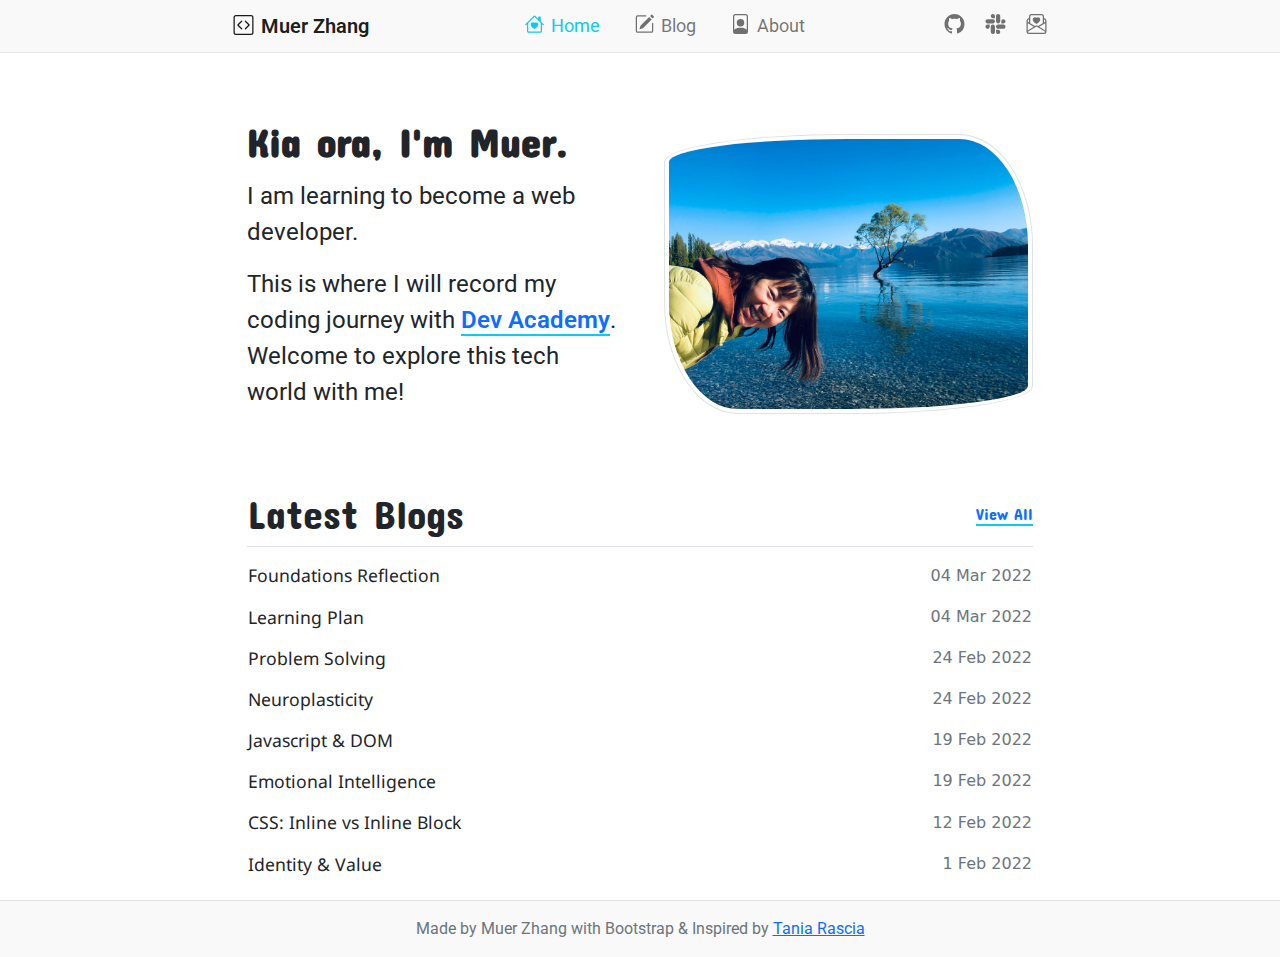
<file: index.html>
<!DOCTYPE html>
<html lang="en">
  <head>
    <meta charset="UTF-8" />
    <meta http-equiv="X-UA-Compatible" content="IE=edge" />
    <meta name="viewport" content="width=device-width, initial-scale=1.0" />
    <title>Muer Zhang</title>
    <link
      rel="apple-touch-icon"
      sizes="180x180"
      href="/image/favicon/apple-touch-icon.png"
    />
    <link
      rel="icon"
      type="image/png"
      sizes="32x32"
      href="/image/favicon/favicon-32x32.png"
    />
    <link
      rel="icon"
      type="image/png"
      sizes="16x16"
      href="/image/favicon/favicon-16x16.png"
    />
    <link rel="manifest" href="/image/favicon/site.webmanifest" />
    <link href="/styles/bootstrap.min.css" rel="stylesheet" type="text/css" />
    <link rel="preconnect" href="https://fonts.googleapis.com" />
    <link rel="preconnect" href="https://fonts.gstatic.com" crossorigin />
    <link
      href="https://fonts.googleapis.com/css2?family=Concert+One&family=Noto+Sans:ital,wght@0,400;0,700;1,400&family=Roboto:ital,wght@0,400;0,700;1,400&display=swap"
      rel="stylesheet"
    />
    <link href="/styles/custom.css" rel="stylesheet" type="text/css" />
    <script src="/js/bootstrap.bundle.min.js"></script>
  </head>
  <body class="d-flex flex-column min-vh-100">
    <!-- SVG -->
    <svg xmlns="http://www.w3.org/2000/svg" style="display: none">
      <!-- name icon -->
      <symbol id="name-code-icon" viewBox="0 0 16 16">
        <path
          d="M14 1a1 1 0 0 1 1 1v12a1 1 0 0 1-1 1H2a1 1 0 0 1-1-1V2a1 1 0 0 1 1-1h12zM2 0a2 2 0 0 0-2 2v12a2 2 0 0 0 2 2h12a2 2 0 0 0 2-2V2a2 2 0 0 0-2-2H2z"
        ></path>
        <path
          d="M6.854 4.646a.5.5 0 0 1 0 .708L4.207 8l2.647 2.646a.5.5 0 0 1-.708.708l-3-3a.5.5 0 0 1 0-.708l3-3a.5.5 0 0 1 .708 0zm2.292 0a.5.5 0 0 0 0 .708L11.793 8l-2.647 2.646a.5.5 0 0 0 .708.708l3-3a.5.5 0 0 0 0-.708l-3-3a.5.5 0 0 0-.708 0z"
        ></path>
      </symbol>
      <!-- home icon -->
      <symbol id="home-icon" viewBox="0 0 16 16">
        <path
          fill-rule="evenodd"
          d="M8.707 1.5a1 1 0 0 0-1.414 0L.646 8.146a.5.5 0 0 0 .708.707L2 8.207V13.5A1.5 1.5 0 0 0 3.5 15h9a1.5 1.5 0 0 0 1.5-1.5V8.207l.646.646a.5.5 0 0 0 .708-.707L13 5.793V2.5a.5.5 0 0 0-.5-.5h-1a.5.5 0 0 0-.5.5v1.293L8.707 1.5ZM13 7.207l-5-5-5 5V13.5a.5.5 0 0 0 .5.5h9a.5.5 0 0 0 .5-.5V7.207Zm-5-.225C9.664 5.309 13.825 8.236 8 12 2.175 8.236 6.336 5.309 8 6.982Z"
        />
      </symbol>
      <!-- blog icon -->
      <symbol id="blog-icon" viewBox="0 0 16 16">
        <path
          d="M15.502 1.94a.5.5 0 0 1 0 .706L14.459 3.69l-2-2L13.502.646a.5.5 0 0 1 .707 0l1.293 1.293zm-1.75 2.456-2-2L4.939 9.21a.5.5 0 0 0-.121.196l-.805 2.414a.25.25 0 0 0 .316.316l2.414-.805a.5.5 0 0 0 .196-.12l6.813-6.814z"
        ></path>
        <path
          fill-rule="evenodd"
          d="M1 13.5A1.5 1.5 0 0 0 2.5 15h11a1.5 1.5 0 0 0 1.5-1.5v-6a.5.5 0 0 0-1 0v6a.5.5 0 0 1-.5.5h-11a.5.5 0 0 1-.5-.5v-11a.5.5 0 0 1 .5-.5H9a.5.5 0 0 0 0-1H2.5A1.5 1.5 0 0 0 1 2.5v11z"
        ></path>
      </symbol>
      <!-- about icon -->
      <symbol id="about-icon" viewBox="0 0 16 16">
        <path
          d="M12 1a1 1 0 0 1 1 1v10.755S12 11 8 11s-5 1.755-5 1.755V2a1 1 0 0 1 1-1h8zM4 0a2 2 0 0 0-2 2v12a2 2 0 0 0 2 2h8a2 2 0 0 0 2-2V2a2 2 0 0 0-2-2H4z"
        />
        <path d="M8 10a3 3 0 1 0 0-6 3 3 0 0 0 0 6z" />
      </symbol>
      <!-- github icon -->
      <symbol id="github-icon" viewBox="0 0 16 16">
        <path
          d="M8 0C3.58 0 0 3.58 0 8c0 3.54 2.29 6.53 5.47 7.59.4.07.55-.17.55-.38 0-.19-.01-.82-.01-1.49-2.01.37-2.53-.49-2.69-.94-.09-.23-.48-.94-.82-1.13-.28-.15-.68-.52-.01-.53.63-.01 1.08.58 1.23.82.72 1.21 1.87.87 2.33.66.07-.52.28-.87.51-1.07-1.78-.2-3.64-.89-3.64-3.95 0-.87.31-1.59.82-2.15-.08-.2-.36-1.02.08-2.12 0 0 .67-.21 2.2.82.64-.18 1.32-.27 2-.27.68 0 1.36.09 2 .27 1.53-1.04 2.2-.82 2.2-.82.44 1.1.16 1.92.08 2.12.51.56.82 1.27.82 2.15 0 3.07-1.87 3.75-3.65 3.95.29.25.54.73.54 1.48 0 1.07-.01 1.93-.01 2.2 0 .21.15.46.55.38A8.012 8.012 0 0 0 16 8c0-4.42-3.58-8-8-8z"
        />
      </symbol>
      <!-- slack icon -->
      <symbol id="slack-icon" viewBox="0 0 16 16">
        <path
          d="M3.362 10.11c0 .926-.756 1.681-1.681 1.681S0 11.036 0 10.111C0 9.186.756 8.43 1.68 8.43h1.682v1.68zm.846 0c0-.924.756-1.68 1.681-1.68s1.681.756 1.681 1.68v4.21c0 .924-.756 1.68-1.68 1.68a1.685 1.685 0 0 1-1.682-1.68v-4.21zM5.89 3.362c-.926 0-1.682-.756-1.682-1.681S4.964 0 5.89 0s1.68.756 1.68 1.68v1.682H5.89zm0 .846c.924 0 1.68.756 1.68 1.681S6.814 7.57 5.89 7.57H1.68C.757 7.57 0 6.814 0 5.89c0-.926.756-1.682 1.68-1.682h4.21zm6.749 1.682c0-.926.755-1.682 1.68-1.682.925 0 1.681.756 1.681 1.681s-.756 1.681-1.68 1.681h-1.681V5.89zm-.848 0c0 .924-.755 1.68-1.68 1.68A1.685 1.685 0 0 1 8.43 5.89V1.68C8.43.757 9.186 0 10.11 0c.926 0 1.681.756 1.681 1.68v4.21zm-1.681 6.748c.926 0 1.682.756 1.682 1.681S11.036 16 10.11 16s-1.681-.756-1.681-1.68v-1.682h1.68zm0-.847c-.924 0-1.68-.755-1.68-1.68 0-.925.756-1.681 1.68-1.681h4.21c.924 0 1.68.756 1.68 1.68 0 .926-.756 1.681-1.68 1.681h-4.21z"
        />
      </symbol>
      <!-- email icon -->
      <symbol id="email-icon" viewBox="0 0 16 16">
        <path
          fill-rule="evenodd"
          d="M2 2a2 2 0 0 1 2-2h8a2 2 0 0 1 2 2v1.133l.941.502A2 2 0 0 1 16 5.4V14a2 2 0 0 1-2 2H2a2 2 0 0 1-2-2V5.4a2 2 0 0 1 1.059-1.765L2 3.133V2Zm0 2.267-.47.25A1 1 0 0 0 1 5.4v.817l1 .6v-2.55Zm1 3.15 3.75 2.25L8 8.917l1.25.75L13 7.417V2a1 1 0 0 0-1-1H4a1 1 0 0 0-1 1v5.417Zm11-.6 1-.6V5.4a1 1 0 0 0-.53-.882L14 4.267v2.55ZM8 2.982C9.664 1.309 13.825 4.236 8 8 2.175 4.236 6.336 1.31 8 2.982Zm7 4.401-4.778 2.867L15 13.117V7.383Zm-.035 6.88L8 10.082l-6.965 4.18A1 1 0 0 0 2 15h12a1 1 0 0 0 .965-.738ZM1 13.116l4.778-2.867L1 7.383v5.734Z"
        />
      </symbol>
    </svg>

    <!-- Header - Navigation Bar -->
    <header>
      <nav class="navbar navbar-expand-md navbar-light fixed-top py-1">
        <div class="container py-0">
          <a class="navbar-brand px-2" href="/">
            <svg class="bi bi-code-square" width="25" height="20">
              <use xlink:href="#name-code-icon"></use>
            </svg>
            Muer Zhang
          </a>
          <button
            class="navbar-toggler"
            type="button"
            data-bs-toggle="collapse"
            data-bs-target="#navbarCollapse"
            aria-controls="navbarCollapse"
            aria-expanded="false"
            aria-label="Toggle navigation"
          >
            <span class="navbar-toggler-icon"></span>
          </button>
          <div class="collapse navbar-collapse" id="navbarCollapse">
            <ul class="navbar-nav ms-auto">
              <li class="nav-item px-2">
                <a href="/" class="nav-link active" aria-current="page">
                  <svg class="bi bi-house-heart" width="25" height="20">
                    <use xlink:href="#home-icon"></use>
                  </svg>
                  Home
                </a>
              </li>
              <li class="nav-item px-2">
                <a href="/blog/blog-page.html" class="nav-link">
                  <svg class="bi bi-pencil-square" width="25" height="20">
                    <use xlink:href="#blog-icon"></use>
                  </svg>
                  Blog
                </a>
              </li>
              <li class="nav-item px-2">
                <a href="/blog/about.html" class="nav-link">
                  <svg class="bi bi-file-person" width="25" height="20">
                    <use xlink:href="#about-icon"></use>
                  </svg>
                  About
                </a>
              </li>
            </ul>
            <ul class="navbar-nav ms-auto">
              <li class="nav-item">
                <a
                  href="https://github.com/muer-zhang"
                  target="_blank"
                  class="nav-link"
                >
                  <svg class="bi bi-github" width="25" height="20">
                    <use xlink:href="#github-icon"></use>
                  </svg>
                </a>
              </li>
              <li class="nav-item">
                <a href="/" class="nav-link">
                  <svg class="bi bi-slack" width="25" height="20">
                    <use xlink:href="#slack-icon"></use>
                  </svg>
                </a>
              </li>
              <li class="nav-item">
                <a
                  href="mailto:muerzhangnz@gmail.com"
                  target="_blank"
                  class="nav-link"
                >
                  <svg
                    class="bi bi-envelope-paper-heart"
                    width="25"
                    height="20"
                  >
                    <use xlink:href="#email-icon"></use>
                  </svg>
                </a>
              </li>
            </ul>
          </div>
        </div>
      </nav>
    </header>

    <!-- Main content -->
    <main class="container">
      <!-- Intro & selfie -->
      <article>
        <header>
          <div class="row flex-lg-row-reverse align-items-center mt-2 g-5 py-2">
            <div class="col-lg-6">
              <img
                src="/image/muer-photo.jpeg"
                class="photo-img d-block mx-auto img-fluid"
                alt="Bootstrap Themes"
                width="700"
                height="500"
              />
            </div>
            <div class="col-lg-6">
              <h1 class="display-6 fw-bold lh-1 mb-3">Kia ora, I'm Muer.</h1>
              <p class="lead">I am learning to become a web developer.</p>
              <p class="lead">
                This is where I will record my coding journey with
                <a href="https://devacademy.co.nz/" target="_blank"
                  >Dev Academy</a
                >. Welcome to explore this tech world with me!
              </p>
            </div>
          </div>
        </header>
      </article>
      <!-- Blog links -->
      <div class="container">
        <h1
          class="main-header pt-4 pb-2 mx-lg-3 mt-4 d-flex border-bottom justify-content-between align-items-center"
        >
          <span>Latest Blogs</span>
          <a href="/blog/blog-page.html">View All</a>
        </h1>
        <div class="post">
          <a
            class="main-header mx-lg-3 d-flex justify-content-between align-items-center"
            href="/blog/foundations-reflection.html"
          >
            <p>Foundations Reflection</p>
            <span class="text-muted">04 Mar 2022</span>
          </a>
          <a
            class="main-header mx-lg-3 d-flex justify-content-between align-items-center"
            href="/blog/learning-plan.html"
          >
            <p>Learning Plan</p>
            <span class="text-muted">04 Mar 2022</span>
          </a>
          <a
            class="main-header mx-lg-3 d-flex justify-content-between align-items-center"
            href="/blog/problem-solving.html"
          >
            <p>Problem Solving</p>
            <span class="text-muted">24 Feb 2022</span>
          </a>
          <a
            class="main-header mx-lg-3 d-flex justify-content-between align-items-center"
            href="/blog/neuroplasticity.html"
          >
            <p>Neuroplasticity</p>
            <span class="text-muted">24 Feb 2022</span>
          </a>
          <a
            class="main-header mx-lg-3 d-flex justify-content-between align-items-center"
            href="/blog/javascript-dom.html"
          >
            <p>Javascript & DOM</p>
            <span class="text-muted">19 Feb 2022</span>
          </a>
          <a
            class="main-header mx-lg-3 d-flex justify-content-between align-items-center"
            href="/blog/emotional-intelligence.html"
          >
            <p>Emotional Intelligence</p>
            <span class="text-muted">19 Feb 2022</span>
          </a>
          <a
            class="main-header mx-lg-3 d-flex justify-content-between align-items-center"
            href="/blog/html-css.html"
          >
            <p>CSS: Inline vs Inline Block</p>
            <span class="text-muted">12 Feb 2022</span>
          </a>
          <a
            class="main-header mx-lg-3 d-flex justify-content-between align-items-center"
            href="/blog/identity-values.html"
          >
            <p>Identity & Value</p>
            <span class="text-muted">1 Feb 2022</span>
          </a>
        </div>
      </div>
    </main>

    <!-- Footer -->
    <footer class="mt-auto">
      <div class="container py-0">
        <div class="d-flex flex-wrap align-items-center justify-content-center">
          <span class="text-muted">
            Made by Muer Zhang with Bootstrap & Inspired by
            <a href="https://www.taniarascia.com/" target="_blank">
              Tania Rascia
            </a>
          </span>
        </div>
      </div>
    </footer>
  </body>
</html>
</file>
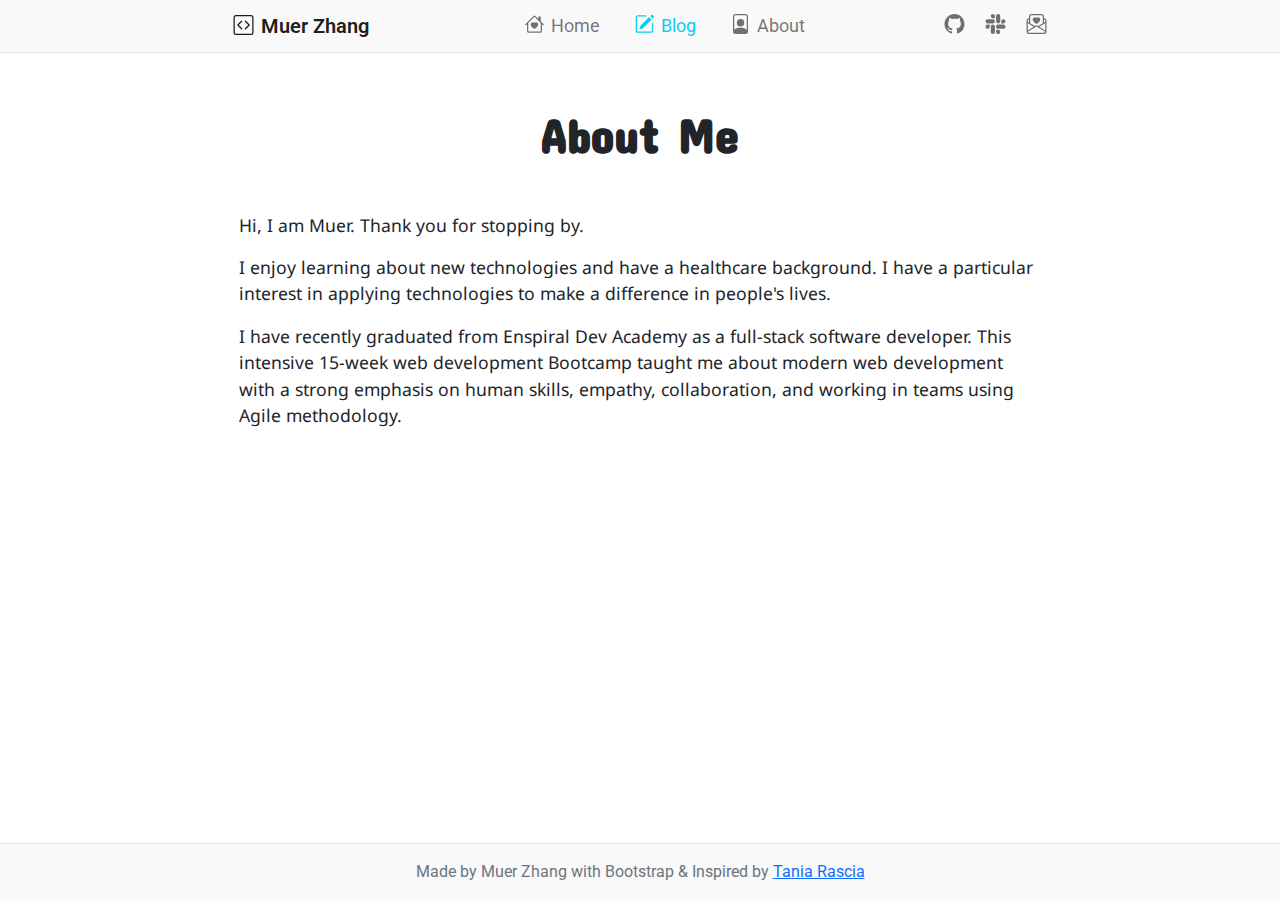
<file: blog/about.html>
<!DOCTYPE html>
<html lang="en">
  <head>
    <meta charset="UTF-8" />
    <meta http-equiv="X-UA-Compatible" content="IE=edge" />
    <meta name="viewport" content="width=device-width, initial-scale=1.0" />
    <title>About Me</title>
    <link
      rel="apple-touch-icon"
      sizes="180x180"
      href="/image/favicon/apple-touch-icon.png"
    />
    <link
      rel="icon"
      type="image/png"
      sizes="32x32"
      href="/image/favicon/favicon-32x32.png"
    />
    <link
      rel="icon"
      type="image/png"
      sizes="16x16"
      href="/image/favicon/favicon-16x16.png"
    />
    <link rel="manifest" href="/image/favicon/site.webmanifest" />
    <link href="/styles/bootstrap.min.css" rel="stylesheet" type="text/css" />
    <link rel="preconnect" href="https://fonts.googleapis.com" />
    <link rel="preconnect" href="https://fonts.gstatic.com" crossorigin />
    <link
      href="https://fonts.googleapis.com/css2?family=Concert+One&family=Noto+Sans:ital,wght@0,400;0,700;1,400&family=Roboto:ital,wght@0,400;0,700;1,400&display=swap"
      rel="stylesheet"
    />
    <link href="/styles/custom.css" rel="stylesheet" type="text/css" />
    <script src="/js/bootstrap.bundle.min.js"></script>
  </head>
  <body class="d-flex flex-column min-vh-100">
    <!-- SVG -->
    <svg xmlns="http://www.w3.org/2000/svg" style="display: none">
      <!-- name icon -->
      <symbol id="name-code-icon" viewBox="0 0 16 16">
        <path
          d="M14 1a1 1 0 0 1 1 1v12a1 1 0 0 1-1 1H2a1 1 0 0 1-1-1V2a1 1 0 0 1 1-1h12zM2 0a2 2 0 0 0-2 2v12a2 2 0 0 0 2 2h12a2 2 0 0 0 2-2V2a2 2 0 0 0-2-2H2z"
        ></path>
        <path
          d="M6.854 4.646a.5.5 0 0 1 0 .708L4.207 8l2.647 2.646a.5.5 0 0 1-.708.708l-3-3a.5.5 0 0 1 0-.708l3-3a.5.5 0 0 1 .708 0zm2.292 0a.5.5 0 0 0 0 .708L11.793 8l-2.647 2.646a.5.5 0 0 0 .708.708l3-3a.5.5 0 0 0 0-.708l-3-3a.5.5 0 0 0-.708 0z"
        ></path>
      </symbol>
      <!-- home icon -->
      <symbol id="home-icon" viewBox="0 0 16 16">
        <path
          fill-rule="evenodd"
          d="M8.707 1.5a1 1 0 0 0-1.414 0L.646 8.146a.5.5 0 0 0 .708.707L2 8.207V13.5A1.5 1.5 0 0 0 3.5 15h9a1.5 1.5 0 0 0 1.5-1.5V8.207l.646.646a.5.5 0 0 0 .708-.707L13 5.793V2.5a.5.5 0 0 0-.5-.5h-1a.5.5 0 0 0-.5.5v1.293L8.707 1.5ZM13 7.207l-5-5-5 5V13.5a.5.5 0 0 0 .5.5h9a.5.5 0 0 0 .5-.5V7.207Zm-5-.225C9.664 5.309 13.825 8.236 8 12 2.175 8.236 6.336 5.309 8 6.982Z"
        />
      </symbol>
      <!-- blog icon -->
      <symbol id="blog-icon" viewBox="0 0 16 16">
        <path
          d="M15.502 1.94a.5.5 0 0 1 0 .706L14.459 3.69l-2-2L13.502.646a.5.5 0 0 1 .707 0l1.293 1.293zm-1.75 2.456-2-2L4.939 9.21a.5.5 0 0 0-.121.196l-.805 2.414a.25.25 0 0 0 .316.316l2.414-.805a.5.5 0 0 0 .196-.12l6.813-6.814z"
        ></path>
        <path
          fill-rule="evenodd"
          d="M1 13.5A1.5 1.5 0 0 0 2.5 15h11a1.5 1.5 0 0 0 1.5-1.5v-6a.5.5 0 0 0-1 0v6a.5.5 0 0 1-.5.5h-11a.5.5 0 0 1-.5-.5v-11a.5.5 0 0 1 .5-.5H9a.5.5 0 0 0 0-1H2.5A1.5 1.5 0 0 0 1 2.5v11z"
        ></path>
      </symbol>
      <!-- about icon -->
      <symbol id="about-icon" viewBox="0 0 16 16">
        <path
          d="M12 1a1 1 0 0 1 1 1v10.755S12 11 8 11s-5 1.755-5 1.755V2a1 1 0 0 1 1-1h8zM4 0a2 2 0 0 0-2 2v12a2 2 0 0 0 2 2h8a2 2 0 0 0 2-2V2a2 2 0 0 0-2-2H4z"
        />
        <path d="M8 10a3 3 0 1 0 0-6 3 3 0 0 0 0 6z" />
      </symbol>
      <!-- github icon -->
      <symbol id="github-icon" viewBox="0 0 16 16">
        <path
          d="M8 0C3.58 0 0 3.58 0 8c0 3.54 2.29 6.53 5.47 7.59.4.07.55-.17.55-.38 0-.19-.01-.82-.01-1.49-2.01.37-2.53-.49-2.69-.94-.09-.23-.48-.94-.82-1.13-.28-.15-.68-.52-.01-.53.63-.01 1.08.58 1.23.82.72 1.21 1.87.87 2.33.66.07-.52.28-.87.51-1.07-1.78-.2-3.64-.89-3.64-3.95 0-.87.31-1.59.82-2.15-.08-.2-.36-1.02.08-2.12 0 0 .67-.21 2.2.82.64-.18 1.32-.27 2-.27.68 0 1.36.09 2 .27 1.53-1.04 2.2-.82 2.2-.82.44 1.1.16 1.92.08 2.12.51.56.82 1.27.82 2.15 0 3.07-1.87 3.75-3.65 3.95.29.25.54.73.54 1.48 0 1.07-.01 1.93-.01 2.2 0 .21.15.46.55.38A8.012 8.012 0 0 0 16 8c0-4.42-3.58-8-8-8z"
        />
      </symbol>
      <!-- slack icon -->
      <symbol id="slack-icon" viewBox="0 0 16 16">
        <path
          d="M3.362 10.11c0 .926-.756 1.681-1.681 1.681S0 11.036 0 10.111C0 9.186.756 8.43 1.68 8.43h1.682v1.68zm.846 0c0-.924.756-1.68 1.681-1.68s1.681.756 1.681 1.68v4.21c0 .924-.756 1.68-1.68 1.68a1.685 1.685 0 0 1-1.682-1.68v-4.21zM5.89 3.362c-.926 0-1.682-.756-1.682-1.681S4.964 0 5.89 0s1.68.756 1.68 1.68v1.682H5.89zm0 .846c.924 0 1.68.756 1.68 1.681S6.814 7.57 5.89 7.57H1.68C.757 7.57 0 6.814 0 5.89c0-.926.756-1.682 1.68-1.682h4.21zm6.749 1.682c0-.926.755-1.682 1.68-1.682.925 0 1.681.756 1.681 1.681s-.756 1.681-1.68 1.681h-1.681V5.89zm-.848 0c0 .924-.755 1.68-1.68 1.68A1.685 1.685 0 0 1 8.43 5.89V1.68C8.43.757 9.186 0 10.11 0c.926 0 1.681.756 1.681 1.68v4.21zm-1.681 6.748c.926 0 1.682.756 1.682 1.681S11.036 16 10.11 16s-1.681-.756-1.681-1.68v-1.682h1.68zm0-.847c-.924 0-1.68-.755-1.68-1.68 0-.925.756-1.681 1.68-1.681h4.21c.924 0 1.68.756 1.68 1.68 0 .926-.756 1.681-1.68 1.681h-4.21z"
        />
      </symbol>
      <!-- email icon -->
      <symbol id="email-icon" viewBox="0 0 16 16">
        <path
          fill-rule="evenodd"
          d="M2 2a2 2 0 0 1 2-2h8a2 2 0 0 1 2 2v1.133l.941.502A2 2 0 0 1 16 5.4V14a2 2 0 0 1-2 2H2a2 2 0 0 1-2-2V5.4a2 2 0 0 1 1.059-1.765L2 3.133V2Zm0 2.267-.47.25A1 1 0 0 0 1 5.4v.817l1 .6v-2.55Zm1 3.15 3.75 2.25L8 8.917l1.25.75L13 7.417V2a1 1 0 0 0-1-1H4a1 1 0 0 0-1 1v5.417Zm11-.6 1-.6V5.4a1 1 0 0 0-.53-.882L14 4.267v2.55ZM8 2.982C9.664 1.309 13.825 4.236 8 8 2.175 4.236 6.336 1.31 8 2.982Zm7 4.401-4.778 2.867L15 13.117V7.383Zm-.035 6.88L8 10.082l-6.965 4.18A1 1 0 0 0 2 15h12a1 1 0 0 0 .965-.738ZM1 13.116l4.778-2.867L1 7.383v5.734Z"
        />
      </symbol>
    </svg>

    <!-- Header - Navigation Bar -->
    <header>
      <nav class="navbar navbar-expand-md navbar-light fixed-top py-1">
        <div class="container py-0">
          <a class="navbar-brand px-2" href="/">
            <svg class="bi bi-code-square" width="25" height="20">
              <use xlink:href="#name-code-icon"></use>
            </svg>
            Muer Zhang
          </a>
          <button
            class="navbar-toggler"
            type="button"
            data-bs-toggle="collapse"
            data-bs-target="#navbarCollapse"
            aria-controls="navbarCollapse"
            aria-expanded="false"
            aria-label="Toggle navigation"
          >
            <span class="navbar-toggler-icon"></span>
          </button>
          <div class="collapse navbar-collapse" id="navbarCollapse">
            <ul class="navbar-nav ms-auto">
              <li class="nav-item px-2">
                <a href="/" class="nav-link">
                  <svg class="bi bi-house-heart" width="25" height="20">
                    <use xlink:href="#home-icon"></use>
                  </svg>
                  Home
                </a>
              </li>
              <li class="nav-item px-2">
                <a
                  href="/blog/blog-page.html"
                  class="nav-link active"
                  aria-current="page"
                >
                  <svg class="bi bi-pencil-square" width="25" height="20">
                    <use xlink:href="#blog-icon"></use>
                  </svg>
                  Blog
                </a>
              </li>
              <li class="nav-item px-2">
                <a href="/blog/about.html" class="nav-link">
                  <svg class="bi bi-file-person" width="25" height="20">
                    <use xlink:href="#about-icon"></use>
                  </svg>
                  About
                </a>
              </li>
            </ul>
            <ul class="navbar-nav ms-auto">
              <li class="nav-item">
                <a
                  href="https://github.com/muer-zhang"
                  target="_blank"
                  class="nav-link"
                >
                  <svg class="bi bi-github" width="25" height="20">
                    <use xlink:href="#github-icon"></use>
                  </svg>
                </a>
              </li>
              <li class="nav-item">
                <a href="/" class="nav-link">
                  <svg class="bi bi-slack" width="25" height="20">
                    <use xlink:href="#slack-icon"></use>
                  </svg>
                </a>
              </li>
              <li class="nav-item">
                <a
                  href="mailto:muerzhangnz@gmail.com"
                  target="_blank"
                  class="nav-link"
                >
                  <svg
                    class="bi bi-envelope-paper-heart"
                    width="25"
                    height="20"
                  >
                    <use xlink:href="#email-icon"></use>
                  </svg>
                </a>
              </li>
            </ul>
          </div>
        </div>
      </nav>
    </header>

    <!-- Main content -->
    <main class="container">
      <header class="text-center my-5 px-3">
        <h1 class="display-5 fw-bold">About Me</h1>
      </header>
     <article class="article-blog my-5 px-3">
      <p>Hi, I am Muer.  Thank you for stopping by.</p>  
      <p>
          I enjoy learning about new technologies and have a healthcare background. 
          I have a particular interest in applying technologies to make a difference in people's lives. 
        </p>
        <p>
          I have recently graduated from Enspiral Dev Academy as a full-stack software developer. 
          This intensive 15-week web development Bootcamp taught me about modern web development with a
          strong emphasis on human skills, empathy, collaboration, and working in teams using Agile methodology.
        </p>
    </main>

    <!-- Footer -->
    <footer class="mt-auto">
      <div class="container py-0">
        <div class="d-flex flex-wrap align-items-center justify-content-center">
          <span class="text-muted">
            Made by Muer Zhang with Bootstrap & Inspired by
            <a href="https://www.taniarascia.com/" target="_blank">
              Tania Rascia
            </a>
          </span>
        </div>
      </div>
    </footer>
  </body>
</html>
</file>
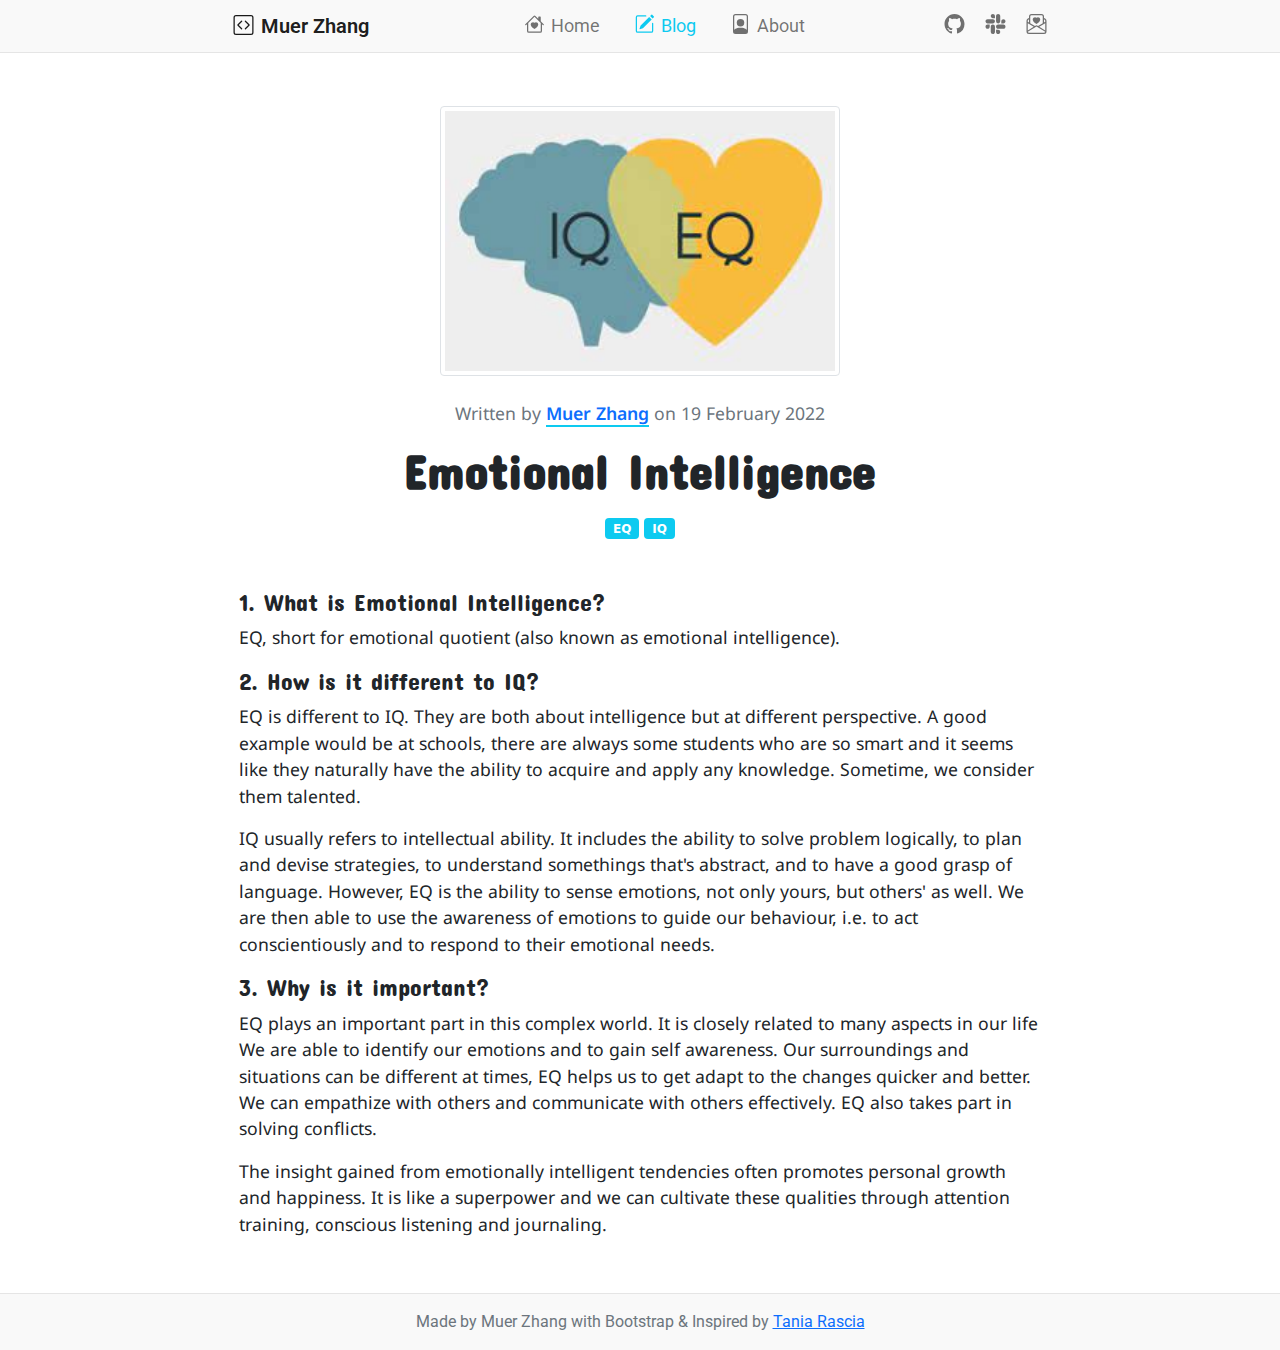
<file: blog/emotional-intelligence.html>
<!DOCTYPE html>
<html lang="en">
  <head>
    <meta charset="UTF-8" />
    <meta http-equiv="X-UA-Compatible" content="IE=edge" />
    <meta name="viewport" content="width=device-width, initial-scale=1.0" />
    <title>Emotional Intelligence</title>
    <link
      rel="apple-touch-icon"
      sizes="180x180"
      href="/image/favicon/apple-touch-icon.png"
    />
    <link
      rel="icon"
      type="image/png"
      sizes="32x32"
      href="/image/favicon/favicon-32x32.png"
    />
    <link
      rel="icon"
      type="image/png"
      sizes="16x16"
      href="/image/favicon/favicon-16x16.png"
    />
    <link rel="manifest" href="/image/favicon/site.webmanifest" />
    <link href="/styles/bootstrap.min.css" rel="stylesheet" type="text/css" />
    <link rel="preconnect" href="https://fonts.googleapis.com" />
    <link rel="preconnect" href="https://fonts.gstatic.com" crossorigin />
    <link
      href="https://fonts.googleapis.com/css2?family=Concert+One&family=Noto+Sans:ital,wght@0,400;0,700;1,400&family=Roboto:ital,wght@0,400;0,700;1,400&display=swap"
      rel="stylesheet"
    />
    <link href="/styles/custom.css" rel="stylesheet" type="text/css" />
    <script src="/js/bootstrap.bundle.min.js"></script>
  </head>
  <body class="d-flex flex-column min-vh-100">
    <!-- SVG -->
    <svg xmlns="http://www.w3.org/2000/svg" style="display: none">
      <!-- name icon -->
      <symbol id="name-code-icon" viewBox="0 0 16 16">
        <path
          d="M14 1a1 1 0 0 1 1 1v12a1 1 0 0 1-1 1H2a1 1 0 0 1-1-1V2a1 1 0 0 1 1-1h12zM2 0a2 2 0 0 0-2 2v12a2 2 0 0 0 2 2h12a2 2 0 0 0 2-2V2a2 2 0 0 0-2-2H2z"
        ></path>
        <path
          d="M6.854 4.646a.5.5 0 0 1 0 .708L4.207 8l2.647 2.646a.5.5 0 0 1-.708.708l-3-3a.5.5 0 0 1 0-.708l3-3a.5.5 0 0 1 .708 0zm2.292 0a.5.5 0 0 0 0 .708L11.793 8l-2.647 2.646a.5.5 0 0 0 .708.708l3-3a.5.5 0 0 0 0-.708l-3-3a.5.5 0 0 0-.708 0z"
        ></path>
      </symbol>
      <!-- home icon -->
      <symbol id="home-icon" viewBox="0 0 16 16">
        <path
          fill-rule="evenodd"
          d="M8.707 1.5a1 1 0 0 0-1.414 0L.646 8.146a.5.5 0 0 0 .708.707L2 8.207V13.5A1.5 1.5 0 0 0 3.5 15h9a1.5 1.5 0 0 0 1.5-1.5V8.207l.646.646a.5.5 0 0 0 .708-.707L13 5.793V2.5a.5.5 0 0 0-.5-.5h-1a.5.5 0 0 0-.5.5v1.293L8.707 1.5ZM13 7.207l-5-5-5 5V13.5a.5.5 0 0 0 .5.5h9a.5.5 0 0 0 .5-.5V7.207Zm-5-.225C9.664 5.309 13.825 8.236 8 12 2.175 8.236 6.336 5.309 8 6.982Z"
        />
      </symbol>
      <!-- blog icon -->
      <symbol id="blog-icon" viewBox="0 0 16 16">
        <path
          d="M15.502 1.94a.5.5 0 0 1 0 .706L14.459 3.69l-2-2L13.502.646a.5.5 0 0 1 .707 0l1.293 1.293zm-1.75 2.456-2-2L4.939 9.21a.5.5 0 0 0-.121.196l-.805 2.414a.25.25 0 0 0 .316.316l2.414-.805a.5.5 0 0 0 .196-.12l6.813-6.814z"
        ></path>
        <path
          fill-rule="evenodd"
          d="M1 13.5A1.5 1.5 0 0 0 2.5 15h11a1.5 1.5 0 0 0 1.5-1.5v-6a.5.5 0 0 0-1 0v6a.5.5 0 0 1-.5.5h-11a.5.5 0 0 1-.5-.5v-11a.5.5 0 0 1 .5-.5H9a.5.5 0 0 0 0-1H2.5A1.5 1.5 0 0 0 1 2.5v11z"
        ></path>
      </symbol>
      <!-- about icon -->
      <symbol id="about-icon" viewBox="0 0 16 16">
        <path
          d="M12 1a1 1 0 0 1 1 1v10.755S12 11 8 11s-5 1.755-5 1.755V2a1 1 0 0 1 1-1h8zM4 0a2 2 0 0 0-2 2v12a2 2 0 0 0 2 2h8a2 2 0 0 0 2-2V2a2 2 0 0 0-2-2H4z"
        />
        <path d="M8 10a3 3 0 1 0 0-6 3 3 0 0 0 0 6z" />
      </symbol>
      <!-- github icon -->
      <symbol id="github-icon" viewBox="0 0 16 16">
        <path
          d="M8 0C3.58 0 0 3.58 0 8c0 3.54 2.29 6.53 5.47 7.59.4.07.55-.17.55-.38 0-.19-.01-.82-.01-1.49-2.01.37-2.53-.49-2.69-.94-.09-.23-.48-.94-.82-1.13-.28-.15-.68-.52-.01-.53.63-.01 1.08.58 1.23.82.72 1.21 1.87.87 2.33.66.07-.52.28-.87.51-1.07-1.78-.2-3.64-.89-3.64-3.95 0-.87.31-1.59.82-2.15-.08-.2-.36-1.02.08-2.12 0 0 .67-.21 2.2.82.64-.18 1.32-.27 2-.27.68 0 1.36.09 2 .27 1.53-1.04 2.2-.82 2.2-.82.44 1.1.16 1.92.08 2.12.51.56.82 1.27.82 2.15 0 3.07-1.87 3.75-3.65 3.95.29.25.54.73.54 1.48 0 1.07-.01 1.93-.01 2.2 0 .21.15.46.55.38A8.012 8.012 0 0 0 16 8c0-4.42-3.58-8-8-8z"
        />
      </symbol>
      <!-- slack icon -->
      <symbol id="slack-icon" viewBox="0 0 16 16">
        <path
          d="M3.362 10.11c0 .926-.756 1.681-1.681 1.681S0 11.036 0 10.111C0 9.186.756 8.43 1.68 8.43h1.682v1.68zm.846 0c0-.924.756-1.68 1.681-1.68s1.681.756 1.681 1.68v4.21c0 .924-.756 1.68-1.68 1.68a1.685 1.685 0 0 1-1.682-1.68v-4.21zM5.89 3.362c-.926 0-1.682-.756-1.682-1.681S4.964 0 5.89 0s1.68.756 1.68 1.68v1.682H5.89zm0 .846c.924 0 1.68.756 1.68 1.681S6.814 7.57 5.89 7.57H1.68C.757 7.57 0 6.814 0 5.89c0-.926.756-1.682 1.68-1.682h4.21zm6.749 1.682c0-.926.755-1.682 1.68-1.682.925 0 1.681.756 1.681 1.681s-.756 1.681-1.68 1.681h-1.681V5.89zm-.848 0c0 .924-.755 1.68-1.68 1.68A1.685 1.685 0 0 1 8.43 5.89V1.68C8.43.757 9.186 0 10.11 0c.926 0 1.681.756 1.681 1.68v4.21zm-1.681 6.748c.926 0 1.682.756 1.682 1.681S11.036 16 10.11 16s-1.681-.756-1.681-1.68v-1.682h1.68zm0-.847c-.924 0-1.68-.755-1.68-1.68 0-.925.756-1.681 1.68-1.681h4.21c.924 0 1.68.756 1.68 1.68 0 .926-.756 1.681-1.68 1.681h-4.21z"
        />
      </symbol>
      <!-- email icon -->
      <symbol id="email-icon" viewBox="0 0 16 16">
        <path
          fill-rule="evenodd"
          d="M2 2a2 2 0 0 1 2-2h8a2 2 0 0 1 2 2v1.133l.941.502A2 2 0 0 1 16 5.4V14a2 2 0 0 1-2 2H2a2 2 0 0 1-2-2V5.4a2 2 0 0 1 1.059-1.765L2 3.133V2Zm0 2.267-.47.25A1 1 0 0 0 1 5.4v.817l1 .6v-2.55Zm1 3.15 3.75 2.25L8 8.917l1.25.75L13 7.417V2a1 1 0 0 0-1-1H4a1 1 0 0 0-1 1v5.417Zm11-.6 1-.6V5.4a1 1 0 0 0-.53-.882L14 4.267v2.55ZM8 2.982C9.664 1.309 13.825 4.236 8 8 2.175 4.236 6.336 1.31 8 2.982Zm7 4.401-4.778 2.867L15 13.117V7.383Zm-.035 6.88L8 10.082l-6.965 4.18A1 1 0 0 0 2 15h12a1 1 0 0 0 .965-.738ZM1 13.116l4.778-2.867L1 7.383v5.734Z"
        />
      </symbol>
    </svg>

    <!-- Header - Navigation Bar -->
    <header>
      <nav class="navbar navbar-expand-md navbar-light fixed-top py-1">
        <div class="container py-0">
          <a class="navbar-brand px-2" href="/">
            <svg class="bi bi-code-square" width="25" height="20">
              <use xlink:href="#name-code-icon"></use>
            </svg>
            Muer Zhang
          </a>
          <button
            class="navbar-toggler"
            type="button"
            data-bs-toggle="collapse"
            data-bs-target="#navbarCollapse"
            aria-controls="navbarCollapse"
            aria-expanded="false"
            aria-label="Toggle navigation"
          >
            <span class="navbar-toggler-icon"></span>
          </button>
          <div class="collapse navbar-collapse" id="navbarCollapse">
            <ul class="navbar-nav ms-auto">
              <li class="nav-item px-2">
                <a href="/" class="nav-link">
                  <svg class="bi bi-house-heart" width="25" height="20">
                    <use xlink:href="#home-icon"></use>
                  </svg>
                  Home
                </a>
              </li>
              <li class="nav-item px-2">
                <a
                  href="/blog/blog-page.html"
                  class="nav-link active"
                  aria-current="page"
                >
                  <svg class="bi bi-pencil-square" width="25" height="20">
                    <use xlink:href="#blog-icon"></use>
                  </svg>
                  Blog
                </a>
              </li>
              <li class="nav-item px-2">
                <a href="/blog/about.html" class="nav-link">
                  <svg class="bi bi-file-person" width="25" height="20">
                    <use xlink:href="#about-icon"></use>
                  </svg>
                  About
                </a>
              </li>
            </ul>
            <ul class="navbar-nav ms-auto">
              <li class="nav-item">
                <a
                  href="https://github.com/muer-zhang"
                  target="_blank"
                  class="nav-link"
                >
                  <svg class="bi bi-github" width="25" height="20">
                    <use xlink:href="#github-icon"></use>
                  </svg>
                </a>
              </li>
              <li class="nav-item">
                <a href="/" class="nav-link">
                  <svg class="bi bi-slack" width="25" height="20">
                    <use xlink:href="#slack-icon"></use>
                  </svg>
                </a>
              </li>
              <li class="nav-item">
                <a
                  href="mailto:muerzhangnz@gmail.com"
                  target="_blank"
                  class="nav-link"
                >
                  <svg
                    class="bi bi-envelope-paper-heart"
                    width="25"
                    height="20"
                  >
                    <use xlink:href="#email-icon"></use>
                  </svg>
                </a>
              </li>
            </ul>
          </div>
        </div>
      </nav>
    </header>

    <!-- Main content -->
    <main class="container">
      <header class="text-center my-5 px-3">
        <img
          class="img-thumbnail d-block mx-auto my-4"
          src="/image/blogs/eq-iq.jpeg"
          alt="css"
          width="400"
          height="400"
          aria-hidden="true"
        />
        <p class="text-muted">
          Written by
          <a href="/index.html">Muer Zhang</a>
          on 19 February 2022
        </p>
        <h1 class="display-5 fw-bold">Emotional Intelligence</h1>
        <div class="mt-3">
          <span class="badge bg-info">EQ</span>
          <span class="badge bg-info">IQ</span>
        </div>
      </header>
      <article class="article-blog my-5 px-3">
        <h4>1. What is Emotional Intelligence?</h4>
        <p>
          EQ, short for emotional quotient (also known as emotional
          intelligence).
        </p>

        <h4>2. How is it different to IQ?</h4>
        <p>
          EQ is different to IQ. They are both about intelligence but at
          different perspective. A good example would be at schools, there are
          always some students who are so smart and it seems like they naturally
          have the ability to acquire and apply any knowledge. Sometime, we
          consider them talented.
        </p>
        <p>
          IQ usually refers to intellectual ability. It includes the ability to
          solve problem logically, to plan and devise strategies, to understand
          somethings that's abstract, and to have a good grasp of language.
          However, EQ is the ability to sense emotions, not only yours, but
          others' as well. We are then able to use the awareness of emotions to
          guide our behaviour, i.e. to act conscientiously and to respond to
          their emotional needs.
        </p>

        <h4>3. Why is it important?</h4>
        <p>
          EQ plays an important part in this complex world. It is closely
          related to many aspects in our life We are able to identify our
          emotions and to gain self awareness. Our surroundings and situations
          can be different at times, EQ helps us to get adapt to the changes
          quicker and better. We can empathize with others and communicate with
          others effectively. EQ also takes part in solving conflicts.
        </p>
        <p>
          The insight gained from emotionally intelligent tendencies often
          promotes personal growth and happiness. It is like a superpower and we
          can cultivate these qualities through attention training, conscious
          listening and journaling.
        </p>
      </article>
    </main>

    <!-- Footer -->
    <footer class="mt-auto">
      <div class="container py-0">
        <div class="d-flex flex-wrap align-items-center justify-content-center">
          <span class="text-muted">
            Made by Muer Zhang with Bootstrap & Inspired by
            <a href="https://www.taniarascia.com/" target="_blank">
              Tania Rascia
            </a>
          </span>
        </div>
      </div>
    </footer>
  </body>
</html>
</file>
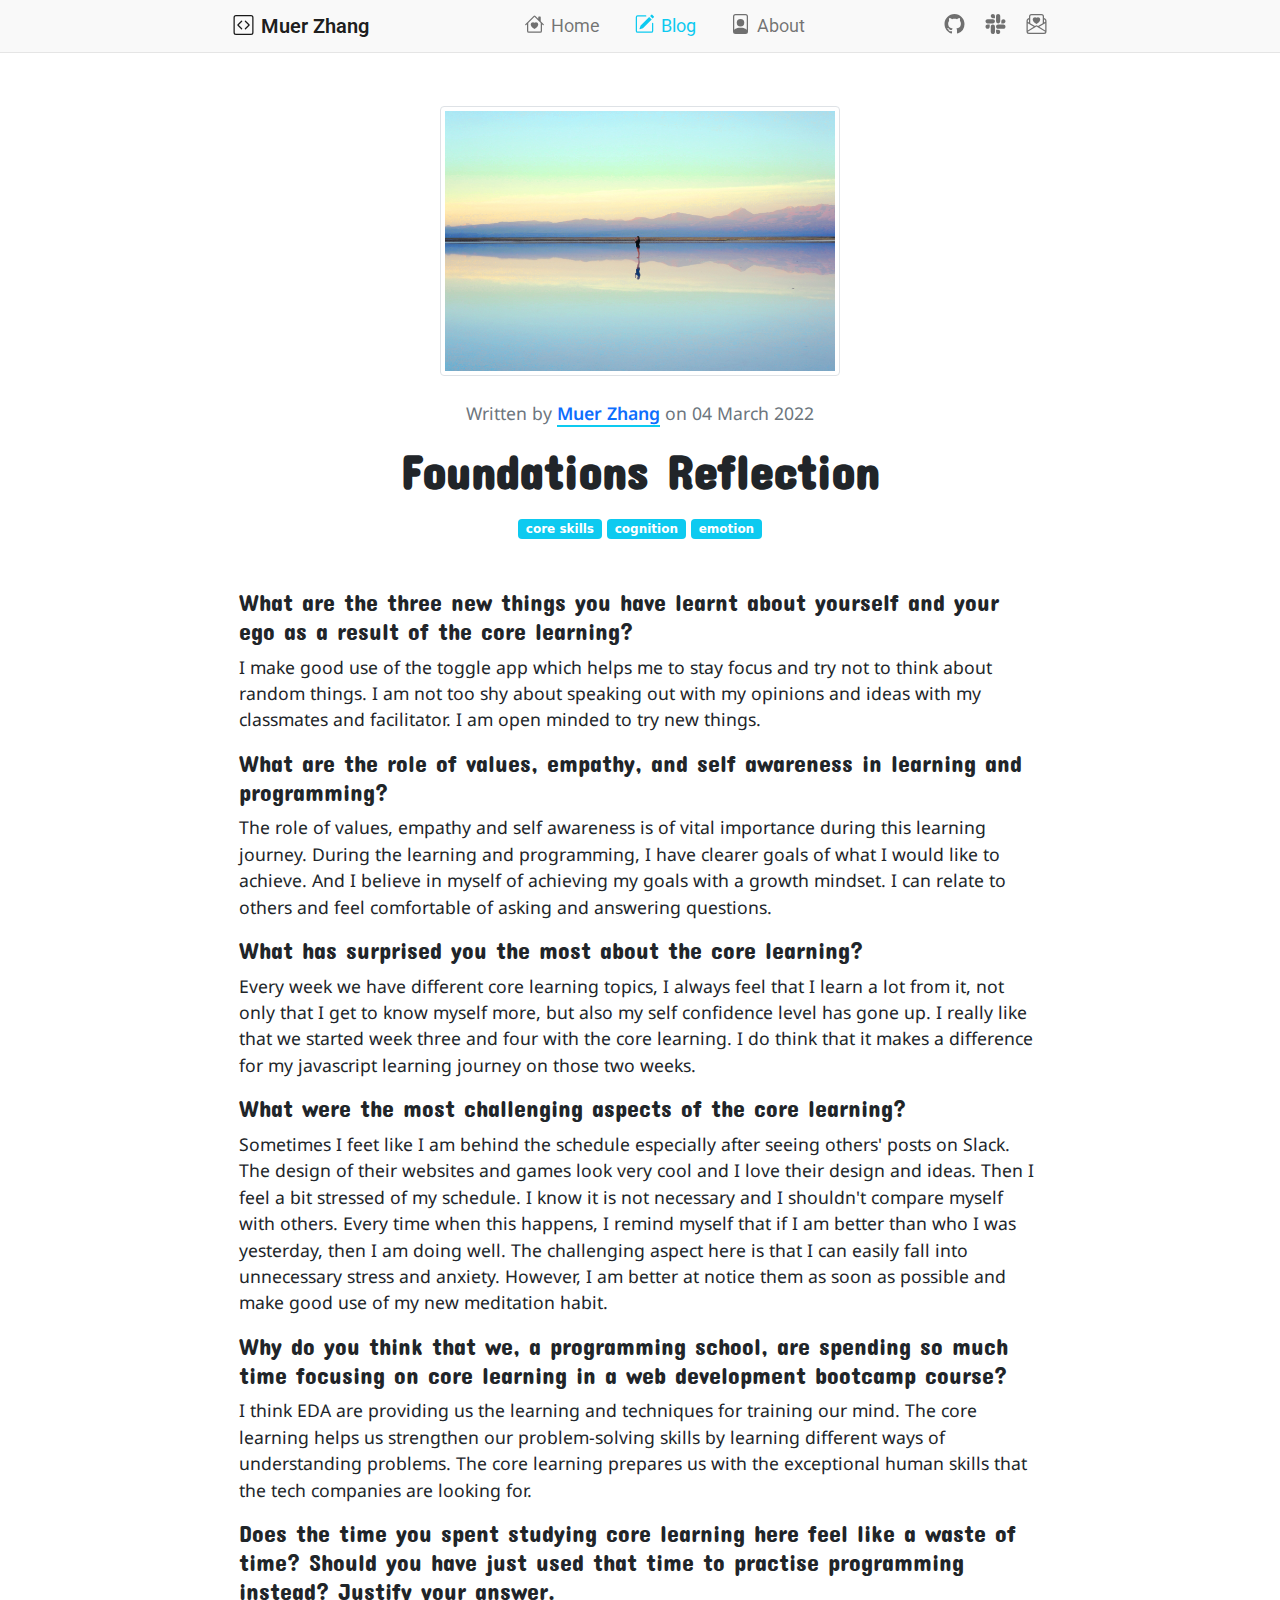
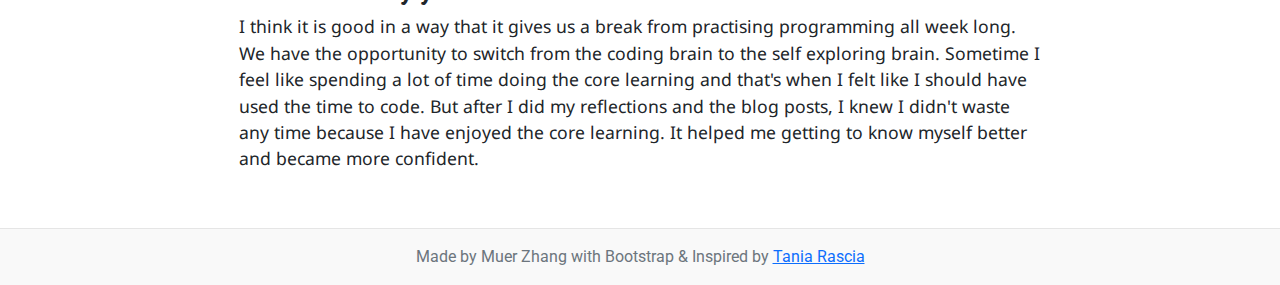
<file: blog/foundations-reflection.html>
<!DOCTYPE html>
<html lang="en">
  <head>
    <meta charset="UTF-8" />
    <meta http-equiv="X-UA-Compatible" content="IE=edge" />
    <meta name="viewport" content="width=device-width, initial-scale=1.0" />
    <title>Foundations Reflection</title>
    <link
      rel="apple-touch-icon"
      sizes="180x180"
      href="/image/favicon/apple-touch-icon.png"
    />
    <link
      rel="icon"
      type="image/png"
      sizes="32x32"
      href="/image/favicon/favicon-32x32.png"
    />
    <link
      rel="icon"
      type="image/png"
      sizes="16x16"
      href="/image/favicon/favicon-16x16.png"
    />
    <link rel="manifest" href="/image/favicon/site.webmanifest" />
    <link href="/styles/bootstrap.min.css" rel="stylesheet" type="text/css" />
    <link rel="preconnect" href="https://fonts.googleapis.com" />
    <link rel="preconnect" href="https://fonts.gstatic.com" crossorigin />
    <link
      href="https://fonts.googleapis.com/css2?family=Concert+One&family=Noto+Sans:ital,wght@0,400;0,700;1,400&family=Roboto:ital,wght@0,400;0,700;1,400&display=swap"
      rel="stylesheet"
    />
    <link href="/styles/custom.css" rel="stylesheet" type="text/css" />
    <script src="/js/bootstrap.bundle.min.js"></script>
  </head>
  <body class="d-flex flex-column min-vh-100">
    <!-- SVG -->
    <svg xmlns="http://www.w3.org/2000/svg" style="display: none">
      <!-- name icon -->
      <symbol id="name-code-icon" viewBox="0 0 16 16">
        <path
          d="M14 1a1 1 0 0 1 1 1v12a1 1 0 0 1-1 1H2a1 1 0 0 1-1-1V2a1 1 0 0 1 1-1h12zM2 0a2 2 0 0 0-2 2v12a2 2 0 0 0 2 2h12a2 2 0 0 0 2-2V2a2 2 0 0 0-2-2H2z"
        ></path>
        <path
          d="M6.854 4.646a.5.5 0 0 1 0 .708L4.207 8l2.647 2.646a.5.5 0 0 1-.708.708l-3-3a.5.5 0 0 1 0-.708l3-3a.5.5 0 0 1 .708 0zm2.292 0a.5.5 0 0 0 0 .708L11.793 8l-2.647 2.646a.5.5 0 0 0 .708.708l3-3a.5.5 0 0 0 0-.708l-3-3a.5.5 0 0 0-.708 0z"
        ></path>
      </symbol>
      <!-- home icon -->
      <symbol id="home-icon" viewBox="0 0 16 16">
        <path
          fill-rule="evenodd"
          d="M8.707 1.5a1 1 0 0 0-1.414 0L.646 8.146a.5.5 0 0 0 .708.707L2 8.207V13.5A1.5 1.5 0 0 0 3.5 15h9a1.5 1.5 0 0 0 1.5-1.5V8.207l.646.646a.5.5 0 0 0 .708-.707L13 5.793V2.5a.5.5 0 0 0-.5-.5h-1a.5.5 0 0 0-.5.5v1.293L8.707 1.5ZM13 7.207l-5-5-5 5V13.5a.5.5 0 0 0 .5.5h9a.5.5 0 0 0 .5-.5V7.207Zm-5-.225C9.664 5.309 13.825 8.236 8 12 2.175 8.236 6.336 5.309 8 6.982Z"
        />
      </symbol>
      <!-- blog icon -->
      <symbol id="blog-icon" viewBox="0 0 16 16">
        <path
          d="M15.502 1.94a.5.5 0 0 1 0 .706L14.459 3.69l-2-2L13.502.646a.5.5 0 0 1 .707 0l1.293 1.293zm-1.75 2.456-2-2L4.939 9.21a.5.5 0 0 0-.121.196l-.805 2.414a.25.25 0 0 0 .316.316l2.414-.805a.5.5 0 0 0 .196-.12l6.813-6.814z"
        ></path>
        <path
          fill-rule="evenodd"
          d="M1 13.5A1.5 1.5 0 0 0 2.5 15h11a1.5 1.5 0 0 0 1.5-1.5v-6a.5.5 0 0 0-1 0v6a.5.5 0 0 1-.5.5h-11a.5.5 0 0 1-.5-.5v-11a.5.5 0 0 1 .5-.5H9a.5.5 0 0 0 0-1H2.5A1.5 1.5 0 0 0 1 2.5v11z"
        ></path>
      </symbol>
      <!-- about icon -->
      <symbol id="about-icon" viewBox="0 0 16 16">
        <path
          d="M12 1a1 1 0 0 1 1 1v10.755S12 11 8 11s-5 1.755-5 1.755V2a1 1 0 0 1 1-1h8zM4 0a2 2 0 0 0-2 2v12a2 2 0 0 0 2 2h8a2 2 0 0 0 2-2V2a2 2 0 0 0-2-2H4z"
        />
        <path d="M8 10a3 3 0 1 0 0-6 3 3 0 0 0 0 6z" />
      </symbol>
      <!-- github icon -->
      <symbol id="github-icon" viewBox="0 0 16 16">
        <path
          d="M8 0C3.58 0 0 3.58 0 8c0 3.54 2.29 6.53 5.47 7.59.4.07.55-.17.55-.38 0-.19-.01-.82-.01-1.49-2.01.37-2.53-.49-2.69-.94-.09-.23-.48-.94-.82-1.13-.28-.15-.68-.52-.01-.53.63-.01 1.08.58 1.23.82.72 1.21 1.87.87 2.33.66.07-.52.28-.87.51-1.07-1.78-.2-3.64-.89-3.64-3.95 0-.87.31-1.59.82-2.15-.08-.2-.36-1.02.08-2.12 0 0 .67-.21 2.2.82.64-.18 1.32-.27 2-.27.68 0 1.36.09 2 .27 1.53-1.04 2.2-.82 2.2-.82.44 1.1.16 1.92.08 2.12.51.56.82 1.27.82 2.15 0 3.07-1.87 3.75-3.65 3.95.29.25.54.73.54 1.48 0 1.07-.01 1.93-.01 2.2 0 .21.15.46.55.38A8.012 8.012 0 0 0 16 8c0-4.42-3.58-8-8-8z"
        />
      </symbol>
      <!-- slack icon -->
      <symbol id="slack-icon" viewBox="0 0 16 16">
        <path
          d="M3.362 10.11c0 .926-.756 1.681-1.681 1.681S0 11.036 0 10.111C0 9.186.756 8.43 1.68 8.43h1.682v1.68zm.846 0c0-.924.756-1.68 1.681-1.68s1.681.756 1.681 1.68v4.21c0 .924-.756 1.68-1.68 1.68a1.685 1.685 0 0 1-1.682-1.68v-4.21zM5.89 3.362c-.926 0-1.682-.756-1.682-1.681S4.964 0 5.89 0s1.68.756 1.68 1.68v1.682H5.89zm0 .846c.924 0 1.68.756 1.68 1.681S6.814 7.57 5.89 7.57H1.68C.757 7.57 0 6.814 0 5.89c0-.926.756-1.682 1.68-1.682h4.21zm6.749 1.682c0-.926.755-1.682 1.68-1.682.925 0 1.681.756 1.681 1.681s-.756 1.681-1.68 1.681h-1.681V5.89zm-.848 0c0 .924-.755 1.68-1.68 1.68A1.685 1.685 0 0 1 8.43 5.89V1.68C8.43.757 9.186 0 10.11 0c.926 0 1.681.756 1.681 1.68v4.21zm-1.681 6.748c.926 0 1.682.756 1.682 1.681S11.036 16 10.11 16s-1.681-.756-1.681-1.68v-1.682h1.68zm0-.847c-.924 0-1.68-.755-1.68-1.68 0-.925.756-1.681 1.68-1.681h4.21c.924 0 1.68.756 1.68 1.68 0 .926-.756 1.681-1.68 1.681h-4.21z"
        />
      </symbol>
      <!-- email icon -->
      <symbol id="email-icon" viewBox="0 0 16 16">
        <path
          fill-rule="evenodd"
          d="M2 2a2 2 0 0 1 2-2h8a2 2 0 0 1 2 2v1.133l.941.502A2 2 0 0 1 16 5.4V14a2 2 0 0 1-2 2H2a2 2 0 0 1-2-2V5.4a2 2 0 0 1 1.059-1.765L2 3.133V2Zm0 2.267-.47.25A1 1 0 0 0 1 5.4v.817l1 .6v-2.55Zm1 3.15 3.75 2.25L8 8.917l1.25.75L13 7.417V2a1 1 0 0 0-1-1H4a1 1 0 0 0-1 1v5.417Zm11-.6 1-.6V5.4a1 1 0 0 0-.53-.882L14 4.267v2.55ZM8 2.982C9.664 1.309 13.825 4.236 8 8 2.175 4.236 6.336 1.31 8 2.982Zm7 4.401-4.778 2.867L15 13.117V7.383Zm-.035 6.88L8 10.082l-6.965 4.18A1 1 0 0 0 2 15h12a1 1 0 0 0 .965-.738ZM1 13.116l4.778-2.867L1 7.383v5.734Z"
        />
      </symbol>
    </svg>

    <!-- Header - Navigation Bar -->
    <header>
      <nav class="navbar navbar-expand-md navbar-light fixed-top py-1">
        <div class="container py-0">
          <a class="navbar-brand px-2" href="/">
            <svg class="bi bi-code-square" width="25" height="20">
              <use xlink:href="#name-code-icon"></use>
            </svg>
            Muer Zhang
          </a>
          <button
            class="navbar-toggler"
            type="button"
            data-bs-toggle="collapse"
            data-bs-target="#navbarCollapse"
            aria-controls="navbarCollapse"
            aria-expanded="false"
            aria-label="Toggle navigation"
          >
            <span class="navbar-toggler-icon"></span>
          </button>
          <div class="collapse navbar-collapse" id="navbarCollapse">
            <ul class="navbar-nav ms-auto">
              <li class="nav-item px-2">
                <a href="/" class="nav-link">
                  <svg class="bi bi-house-heart" width="25" height="20">
                    <use xlink:href="#home-icon"></use>
                  </svg>
                  Home
                </a>
              </li>
              <li class="nav-item px-2">
                <a
                  href="/blog/blog-page.html"
                  class="nav-link active"
                  aria-current="page"
                >
                  <svg class="bi bi-pencil-square" width="25" height="20">
                    <use xlink:href="#blog-icon"></use>
                  </svg>
                  Blog
                </a>
              </li>
              <li class="nav-item px-2">
                <a href="/blog/about.html" class="nav-link">
                  <svg class="bi bi-file-person" width="25" height="20">
                    <use xlink:href="#about-icon"></use>
                  </svg>
                  About
                </a>
              </li>
            </ul>
            <ul class="navbar-nav ms-auto">
              <li class="nav-item">
                <a
                  href="https://github.com/muer-zhang"
                  target="_blank"
                  class="nav-link"
                >
                  <svg class="bi bi-github" width="25" height="20">
                    <use xlink:href="#github-icon"></use>
                  </svg>
                </a>
              </li>
              <li class="nav-item">
                <a href="/" class="nav-link">
                  <svg class="bi bi-slack" width="25" height="20">
                    <use xlink:href="#slack-icon"></use>
                  </svg>
                </a>
              </li>
              <li class="nav-item">
                <a
                  href="mailto:muerzhangnz@gmail.com"
                  target="_blank"
                  class="nav-link"
                >
                  <svg
                    class="bi bi-envelope-paper-heart"
                    width="25"
                    height="20"
                  >
                    <use xlink:href="#email-icon"></use>
                  </svg>
                </a>
              </li>
            </ul>
          </div>
        </div>
      </nav>
    </header>

    <!-- Main content -->
    <main class="container">
      <header class="text-center my-5 px-3">
        <img
          class="img-thumbnail d-block mx-auto my-4"
          src="../image/blogs/reflection.jpg"
          alt="css"
          width="400"
          height="400"
          aria-hidden="true"
        />
        <p class="text-muted">
          Written by
          <a href="/index.html">Muer Zhang</a>
          on 04 March 2022
        </p>
        <h1 class="display-5 fw-bold">Foundations Reflection</h1>
        <div class="mt-3">
          <span class="badge bg-info">core skills</span>
          <span class="badge bg-info">cognition</span>
          <span class="badge bg-info">emotion</span>
        </div>
      </header>
      <article class="article-blog my-5 px-3">
        <h4>
          What are the three new things you have learnt about yourself and your
          ego as a result of the core learning?
        </h4>
        <p>
          I make good use of the toggle app which helps me to stay focus and try
          not to think about random things. I am not too shy about speaking out
          with my opinions and ideas with my classmates and facilitator. I am
          open minded to try new things.
        </p>
        <h4>
          What are the role of values, empathy, and self awareness in learning
          and programming?
        </h4>
        <p>
          The role of values, empathy and self awareness is of vital importance
          during this learning journey. During the learning and programming, I
          have clearer goals of what I would like to achieve. And I believe in
          myself of achieving my goals with a growth mindset. I can relate to
          others and feel comfortable of asking and answering questions.
        </p>
        <h4>What has surprised you the most about the core learning?</h4>
        <p>
          Every week we have different core learning topics, I always feel that
          I learn a lot from it, not only that I get to know myself more, but
          also my self confidence level has gone up. I really like that we
          started week three and four with the core learning. I do think that it
          makes a difference for my javascript learning journey on those two
          weeks.
        </p>
        <h4>What were the most challenging aspects of the core learning?</h4>
        <p>
          Sometimes I feet like I am behind the schedule especially after seeing
          others' posts on Slack. The design of their websites and games look
          very cool and I love their design and ideas. Then I feel a bit
          stressed of my schedule. I know it is not necessary and I shouldn't
          compare myself with others. Every time when this happens, I remind
          myself that if I am better than who I was yesterday, then I am doing
          well. The challenging aspect here is that I can easily fall into
          unnecessary stress and anxiety. However, I am better at notice them as
          soon as possible and make good use of my new meditation habit.
        </p>
        <h4>
          Why do you think that we, a programming school, are spending so much
          time focusing on core learning in a web development bootcamp course?
        </h4>
        <p>
          I think EDA are providing us the learning and techniques for training
          our mind. The core learning helps us strengthen our problem-solving
          skills by learning different ways of understanding problems. The core
          learning prepares us with the exceptional human skills that the tech
          companies are looking for.
        </p>
        <h4>
          Does the time you spent studying core learning here feel like a waste
          of time? Should you have just used that time to practise programming
          instead? Justify your answer.
        </h4>
        <p>
          I think it is good in a way that it gives us a break from practising
          programming all week long. We have the opportunity to switch from the
          coding brain to the self exploring brain. Sometime I feel like
          spending a lot of time doing the core learning and that's when I felt
          like I should have used the time to code. But after I did my
          reflections and the blog posts, I knew I didn't waste any time because
          I have enjoyed the core learning. It helped me getting to know myself
          better and became more confident.
        </p>
      </article>
    </main>

    <!-- Footer -->
    <footer class="mt-auto">
      <div class="container py-0">
        <div class="d-flex flex-wrap align-items-center justify-content-center">
          <span class="text-muted">
            Made by Muer Zhang with Bootstrap & Inspired by
            <a href="https://www.taniarascia.com/" target="_blank">
              Tania Rascia
            </a>
          </span>
        </div>
      </div>
    </footer>
  </body>
</html>
</file>
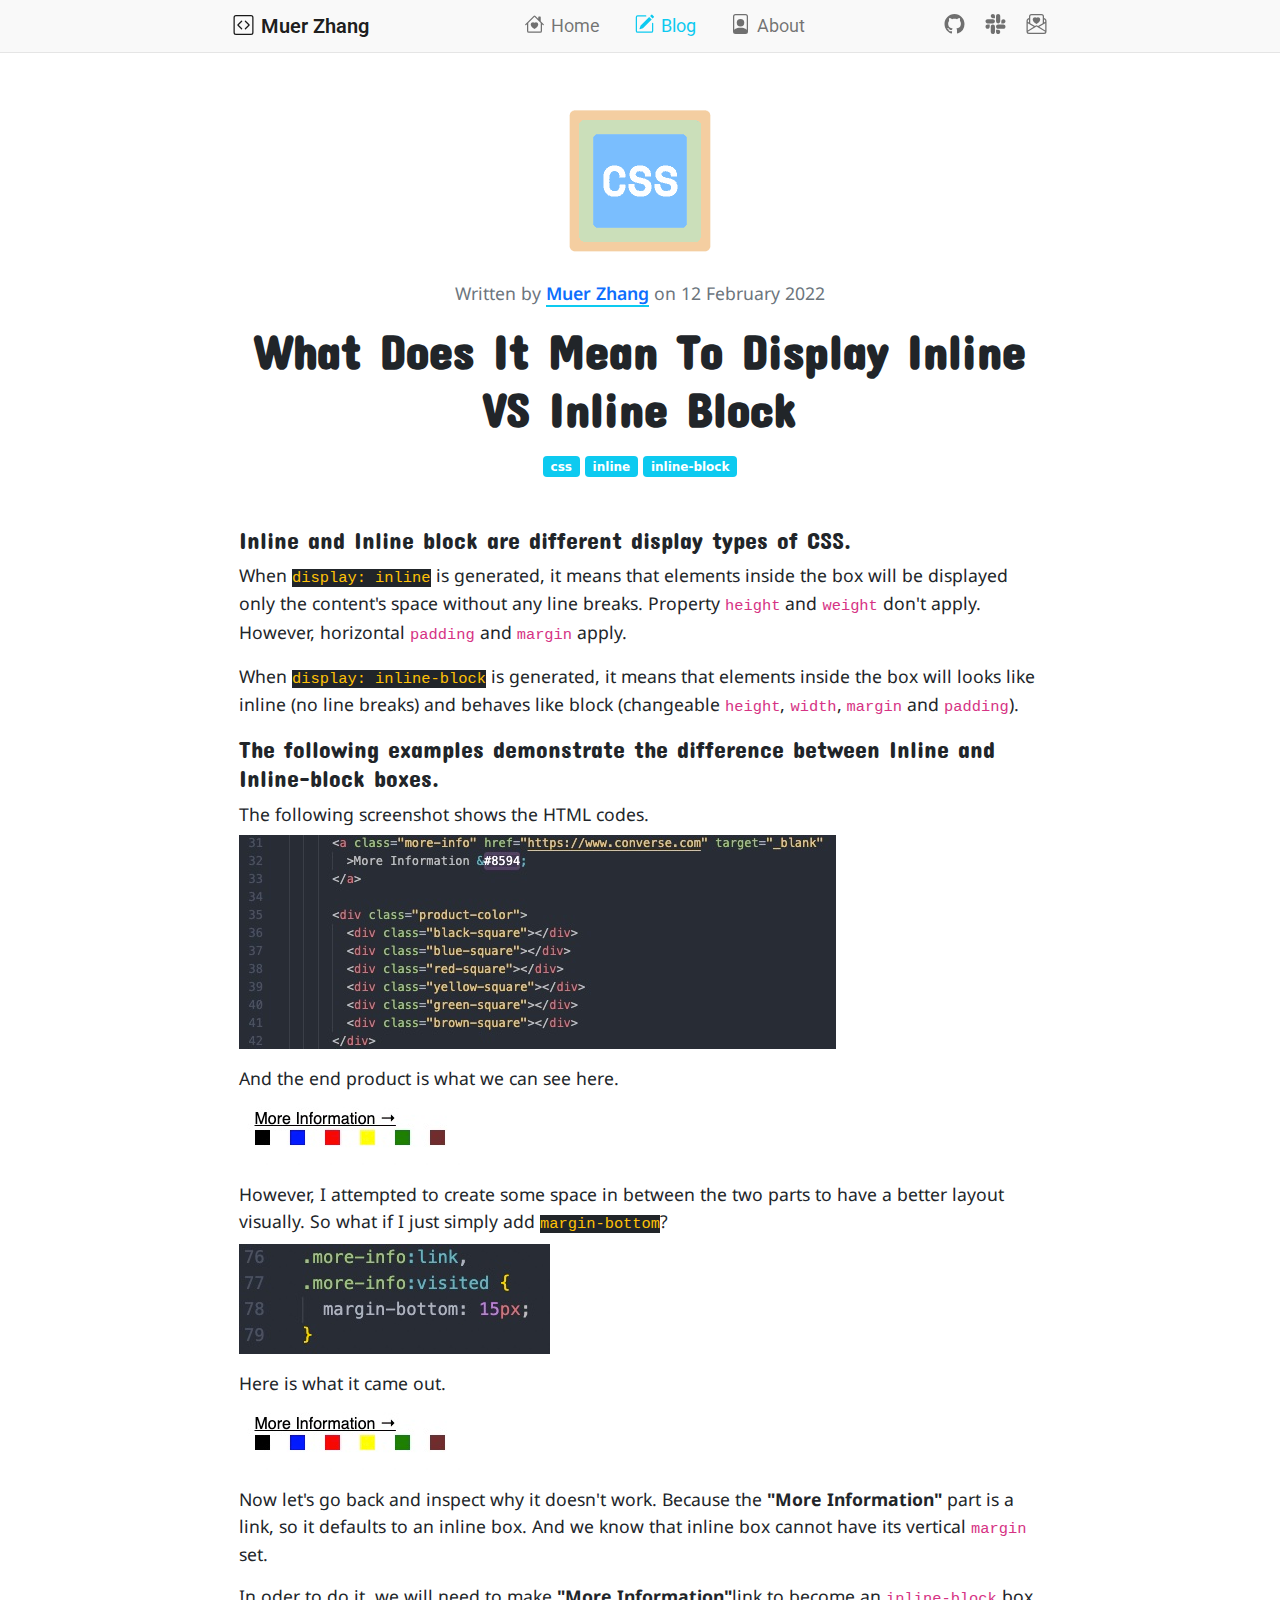
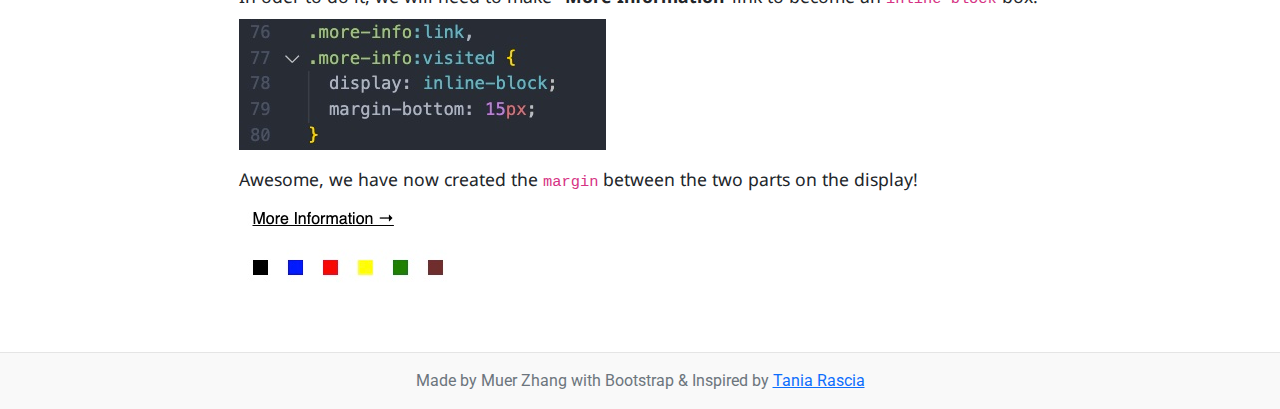
<file: blog/html-css.html>
<!DOCTYPE html>
<html lang="en">
  <head>
    <meta charset="UTF-8" />
    <meta http-equiv="X-UA-Compatible" content="IE=edge" />
    <meta name="viewport" content="width=device-width, initial-scale=1.0" />
    <title>What Does It Mean To Display Inline VS Inline Block</title>
    <link
      rel="apple-touch-icon"
      sizes="180x180"
      href="/image/favicon/apple-touch-icon.png"
    />
    <link
      rel="icon"
      type="image/png"
      sizes="32x32"
      href="/image/favicon/favicon-32x32.png"
    />
    <link
      rel="icon"
      type="image/png"
      sizes="16x16"
      href="/image/favicon/favicon-16x16.png"
    />
    <link rel="manifest" href="/image/favicon/site.webmanifest" />
    <link href="/styles/bootstrap.min.css" rel="stylesheet" type="text/css" />
    <link rel="preconnect" href="https://fonts.googleapis.com" />
    <link rel="preconnect" href="https://fonts.gstatic.com" crossorigin />
    <link
      href="https://fonts.googleapis.com/css2?family=Concert+One&family=Noto+Sans:ital,wght@0,400;0,700;1,400&family=Roboto:ital,wght@0,400;0,700;1,400&display=swap"
      rel="stylesheet"
    />
    <link href="/styles/custom.css" rel="stylesheet" type="text/css" />
    <script src="/js/bootstrap.bundle.min.js"></script>
  </head>
  <body class="d-flex flex-column min-vh-100">
    <!-- SVG -->
    <svg xmlns="http://www.w3.org/2000/svg" style="display: none">
      <!-- name icon -->
      <symbol id="name-code-icon" viewBox="0 0 16 16">
        <path
          d="M14 1a1 1 0 0 1 1 1v12a1 1 0 0 1-1 1H2a1 1 0 0 1-1-1V2a1 1 0 0 1 1-1h12zM2 0a2 2 0 0 0-2 2v12a2 2 0 0 0 2 2h12a2 2 0 0 0 2-2V2a2 2 0 0 0-2-2H2z"
        ></path>
        <path
          d="M6.854 4.646a.5.5 0 0 1 0 .708L4.207 8l2.647 2.646a.5.5 0 0 1-.708.708l-3-3a.5.5 0 0 1 0-.708l3-3a.5.5 0 0 1 .708 0zm2.292 0a.5.5 0 0 0 0 .708L11.793 8l-2.647 2.646a.5.5 0 0 0 .708.708l3-3a.5.5 0 0 0 0-.708l-3-3a.5.5 0 0 0-.708 0z"
        ></path>
      </symbol>
      <!-- home icon -->
      <symbol id="home-icon" viewBox="0 0 16 16">
        <path
          fill-rule="evenodd"
          d="M8.707 1.5a1 1 0 0 0-1.414 0L.646 8.146a.5.5 0 0 0 .708.707L2 8.207V13.5A1.5 1.5 0 0 0 3.5 15h9a1.5 1.5 0 0 0 1.5-1.5V8.207l.646.646a.5.5 0 0 0 .708-.707L13 5.793V2.5a.5.5 0 0 0-.5-.5h-1a.5.5 0 0 0-.5.5v1.293L8.707 1.5ZM13 7.207l-5-5-5 5V13.5a.5.5 0 0 0 .5.5h9a.5.5 0 0 0 .5-.5V7.207Zm-5-.225C9.664 5.309 13.825 8.236 8 12 2.175 8.236 6.336 5.309 8 6.982Z"
        />
      </symbol>
      <!-- blog icon -->
      <symbol id="blog-icon" viewBox="0 0 16 16">
        <path
          d="M15.502 1.94a.5.5 0 0 1 0 .706L14.459 3.69l-2-2L13.502.646a.5.5 0 0 1 .707 0l1.293 1.293zm-1.75 2.456-2-2L4.939 9.21a.5.5 0 0 0-.121.196l-.805 2.414a.25.25 0 0 0 .316.316l2.414-.805a.5.5 0 0 0 .196-.12l6.813-6.814z"
        ></path>
        <path
          fill-rule="evenodd"
          d="M1 13.5A1.5 1.5 0 0 0 2.5 15h11a1.5 1.5 0 0 0 1.5-1.5v-6a.5.5 0 0 0-1 0v6a.5.5 0 0 1-.5.5h-11a.5.5 0 0 1-.5-.5v-11a.5.5 0 0 1 .5-.5H9a.5.5 0 0 0 0-1H2.5A1.5 1.5 0 0 0 1 2.5v11z"
        ></path>
      </symbol>
      <!-- about icon -->
      <symbol id="about-icon" viewBox="0 0 16 16">
        <path
          d="M12 1a1 1 0 0 1 1 1v10.755S12 11 8 11s-5 1.755-5 1.755V2a1 1 0 0 1 1-1h8zM4 0a2 2 0 0 0-2 2v12a2 2 0 0 0 2 2h8a2 2 0 0 0 2-2V2a2 2 0 0 0-2-2H4z"
        />
        <path d="M8 10a3 3 0 1 0 0-6 3 3 0 0 0 0 6z" />
      </symbol>
      <!-- github icon -->
      <symbol id="github-icon" viewBox="0 0 16 16">
        <path
          d="M8 0C3.58 0 0 3.58 0 8c0 3.54 2.29 6.53 5.47 7.59.4.07.55-.17.55-.38 0-.19-.01-.82-.01-1.49-2.01.37-2.53-.49-2.69-.94-.09-.23-.48-.94-.82-1.13-.28-.15-.68-.52-.01-.53.63-.01 1.08.58 1.23.82.72 1.21 1.87.87 2.33.66.07-.52.28-.87.51-1.07-1.78-.2-3.64-.89-3.64-3.95 0-.87.31-1.59.82-2.15-.08-.2-.36-1.02.08-2.12 0 0 .67-.21 2.2.82.64-.18 1.32-.27 2-.27.68 0 1.36.09 2 .27 1.53-1.04 2.2-.82 2.2-.82.44 1.1.16 1.92.08 2.12.51.56.82 1.27.82 2.15 0 3.07-1.87 3.75-3.65 3.95.29.25.54.73.54 1.48 0 1.07-.01 1.93-.01 2.2 0 .21.15.46.55.38A8.012 8.012 0 0 0 16 8c0-4.42-3.58-8-8-8z"
        />
      </symbol>
      <!-- slack icon -->
      <symbol id="slack-icon" viewBox="0 0 16 16">
        <path
          d="M3.362 10.11c0 .926-.756 1.681-1.681 1.681S0 11.036 0 10.111C0 9.186.756 8.43 1.68 8.43h1.682v1.68zm.846 0c0-.924.756-1.68 1.681-1.68s1.681.756 1.681 1.68v4.21c0 .924-.756 1.68-1.68 1.68a1.685 1.685 0 0 1-1.682-1.68v-4.21zM5.89 3.362c-.926 0-1.682-.756-1.682-1.681S4.964 0 5.89 0s1.68.756 1.68 1.68v1.682H5.89zm0 .846c.924 0 1.68.756 1.68 1.681S6.814 7.57 5.89 7.57H1.68C.757 7.57 0 6.814 0 5.89c0-.926.756-1.682 1.68-1.682h4.21zm6.749 1.682c0-.926.755-1.682 1.68-1.682.925 0 1.681.756 1.681 1.681s-.756 1.681-1.68 1.681h-1.681V5.89zm-.848 0c0 .924-.755 1.68-1.68 1.68A1.685 1.685 0 0 1 8.43 5.89V1.68C8.43.757 9.186 0 10.11 0c.926 0 1.681.756 1.681 1.68v4.21zm-1.681 6.748c.926 0 1.682.756 1.682 1.681S11.036 16 10.11 16s-1.681-.756-1.681-1.68v-1.682h1.68zm0-.847c-.924 0-1.68-.755-1.68-1.68 0-.925.756-1.681 1.68-1.681h4.21c.924 0 1.68.756 1.68 1.68 0 .926-.756 1.681-1.68 1.681h-4.21z"
        />
      </symbol>
      <!-- email icon -->
      <symbol id="email-icon" viewBox="0 0 16 16">
        <path
          fill-rule="evenodd"
          d="M2 2a2 2 0 0 1 2-2h8a2 2 0 0 1 2 2v1.133l.941.502A2 2 0 0 1 16 5.4V14a2 2 0 0 1-2 2H2a2 2 0 0 1-2-2V5.4a2 2 0 0 1 1.059-1.765L2 3.133V2Zm0 2.267-.47.25A1 1 0 0 0 1 5.4v.817l1 .6v-2.55Zm1 3.15 3.75 2.25L8 8.917l1.25.75L13 7.417V2a1 1 0 0 0-1-1H4a1 1 0 0 0-1 1v5.417Zm11-.6 1-.6V5.4a1 1 0 0 0-.53-.882L14 4.267v2.55ZM8 2.982C9.664 1.309 13.825 4.236 8 8 2.175 4.236 6.336 1.31 8 2.982Zm7 4.401-4.778 2.867L15 13.117V7.383Zm-.035 6.88L8 10.082l-6.965 4.18A1 1 0 0 0 2 15h12a1 1 0 0 0 .965-.738ZM1 13.116l4.778-2.867L1 7.383v5.734Z"
        />
      </symbol>
    </svg>

    <!-- Header - Navigation Bar -->
    <header>
      <nav class="navbar navbar-expand-md navbar-light fixed-top py-1">
        <div class="container py-0">
          <a class="navbar-brand px-2" href="/">
            <svg class="bi bi-code-square" width="25" height="20">
              <use xlink:href="#name-code-icon"></use>
            </svg>
            Muer Zhang
          </a>
          <button
            class="navbar-toggler"
            type="button"
            data-bs-toggle="collapse"
            data-bs-target="#navbarCollapse"
            aria-controls="navbarCollapse"
            aria-expanded="false"
            aria-label="Toggle navigation"
          >
            <span class="navbar-toggler-icon"></span>
          </button>
          <div class="collapse navbar-collapse" id="navbarCollapse">
            <ul class="navbar-nav ms-auto">
              <li class="nav-item px-2">
                <a href="/" class="nav-link">
                  <svg class="bi bi-house-heart" width="25" height="20">
                    <use xlink:href="#home-icon"></use>
                  </svg>
                  Home
                </a>
              </li>
              <li class="nav-item px-2">
                <a
                  href="/blog/blog-page.html"
                  class="nav-link active"
                  aria-current="page"
                >
                  <svg class="bi bi-pencil-square" width="25" height="20">
                    <use xlink:href="#blog-icon"></use>
                  </svg>
                  Blog
                </a>
              </li>
              <li class="nav-item px-2">
                <a href="/blog/about.html" class="nav-link">
                  <svg class="bi bi-file-person" width="25" height="20">
                    <use xlink:href="#about-icon"></use>
                  </svg>
                  About
                </a>
              </li>
            </ul>
            <ul class="navbar-nav ms-auto">
              <li class="nav-item">
                <a
                  href="https://github.com/muer-zhang"
                  target="_blank"
                  class="nav-link"
                >
                  <svg class="bi bi-github" width="25" height="20">
                    <use xlink:href="#github-icon"></use>
                  </svg>
                </a>
              </li>
              <li class="nav-item">
                <a href="/" class="nav-link">
                  <svg class="bi bi-slack" width="25" height="20">
                    <use xlink:href="#slack-icon"></use>
                  </svg>
                </a>
              </li>
              <li class="nav-item">
                <a
                  href="mailto:muerzhangnz@gmail.com"
                  target="_blank"
                  class="nav-link"
                >
                  <svg
                    class="bi bi-envelope-paper-heart"
                    width="25"
                    height="20"
                  >
                    <use xlink:href="#email-icon"></use>
                  </svg>
                </a>
              </li>
            </ul>
          </div>
        </div>
      </nav>
    </header>

    <!-- Main content -->
    <main class="container">
      <header class="text-center my-5 px-3">
        <img
          class="img-fluid d-block mx-auto my-4"
          src="/image/blogs/css-img.png"
          alt="css"
          width="150"
          height="150"
          aria-hidden="true"
        />
        <p class="text-muted">
          Written by
          <a href="/index.html">Muer Zhang</a>
          on 12 February 2022
        </p>
        <h1 class="display-5 fw-bold">
          What Does It Mean To Display Inline VS Inline Block
        </h1>
        <div class="mt-3">
          <span class="badge bg-info">css</span>
          <span class="badge bg-info">inline</span>
          <span class="badge bg-info">inline-block</span>
        </div>
      </header>
      <article class="article-blog my-5 px-3">
        <h4>Inline and Inline block are different display types of CSS.</h4>
        <p>
          When
          <code class="vscode">display: inline</code>
          is generated, it means that elements inside the box will be displayed
          only the content's space without any line breaks. Property
          <code>height</code> and <code>weight</code> don't apply. However,
          horizontal <code>padding</code> and <code>margin</code> apply.
        </p>
        <p>
          When <code class="vscode">display: inline-block</code> is generated,
          it means that elements inside the box will looks like inline (no line
          breaks) and behaves like block (changeable <code>height</code>,
          <code>width</code>, <code>margin</code> and <code>padding</code>).
        </p>
        <h4>
          The following examples demonstrate the difference between Inline and
          Inline-block boxes.
        </h4>
        <p>
          The following screenshot shows the HTML codes.<br />
          <img
            src="/image/blogs/inline-image2.jpg"
            class="img-fluid pt-2"
            alt="inline example"
          />
        </p>
        <p>
          And the end product is what we can see here.<br />
          <img
            src="/image/blogs/inline-image1.jpg"
            class="img-fluid pt-2"
            alt="inline example"
          />
        </p>
        <p>
          However, I attempted to create some space in between the two parts to
          have a better layout visually. So what if I just simply add
          <code class="vscode">margin-bottom</code>?<br />
          <img
            src="/image/blogs/inline-image3.jpg"
            class="img-fluid pt-2"
            alt="inline example"
          />
        </p>
        <p>
          Here is what it came out.<br />
          <img
            src="/image/blogs/inline-image1.jpg"
            class="img-fluid pt-2"
            alt="inline example"
          />
        </p>
        <p>
          Now let's go back and inspect why it doesn't work. Because the
          <strong>"More Information"</strong> part is a link, so it defaults to
          an inline box. And we know that inline box cannot have its vertical
          <code>margin</code> set.
        </p>
        <p>
          In oder to do it, we will need to make
          <strong>"More Information"</strong>link to become an
          <code>inline-block</code> box.<br />
          <img
            src="/image/blogs/inline-image4.jpg"
            class="img-fluid pt-2"
            alt="inline example"
          />
        </p>
        <p>
          Awesome, we have now created the <code>margin</code> between the two
          parts on the display!<br />
          <img
            src="/image/blogs/inline-image5.jpg"
            class="img-fluid pt-2"
            alt="inline example"
          />
        </p>
      </article>
    </main>

    <!-- Footer -->
    <footer class="mt-auto">
      <div class="container py-0">
        <div class="d-flex flex-wrap align-items-center justify-content-center">
          <span class="text-muted">
            Made by Muer Zhang with Bootstrap & Inspired by
            <a href="https://www.taniarascia.com/" target="_blank">
              Tania Rascia
            </a>
          </span>
        </div>
      </div>
    </footer>
  </body>
</html>
</file>
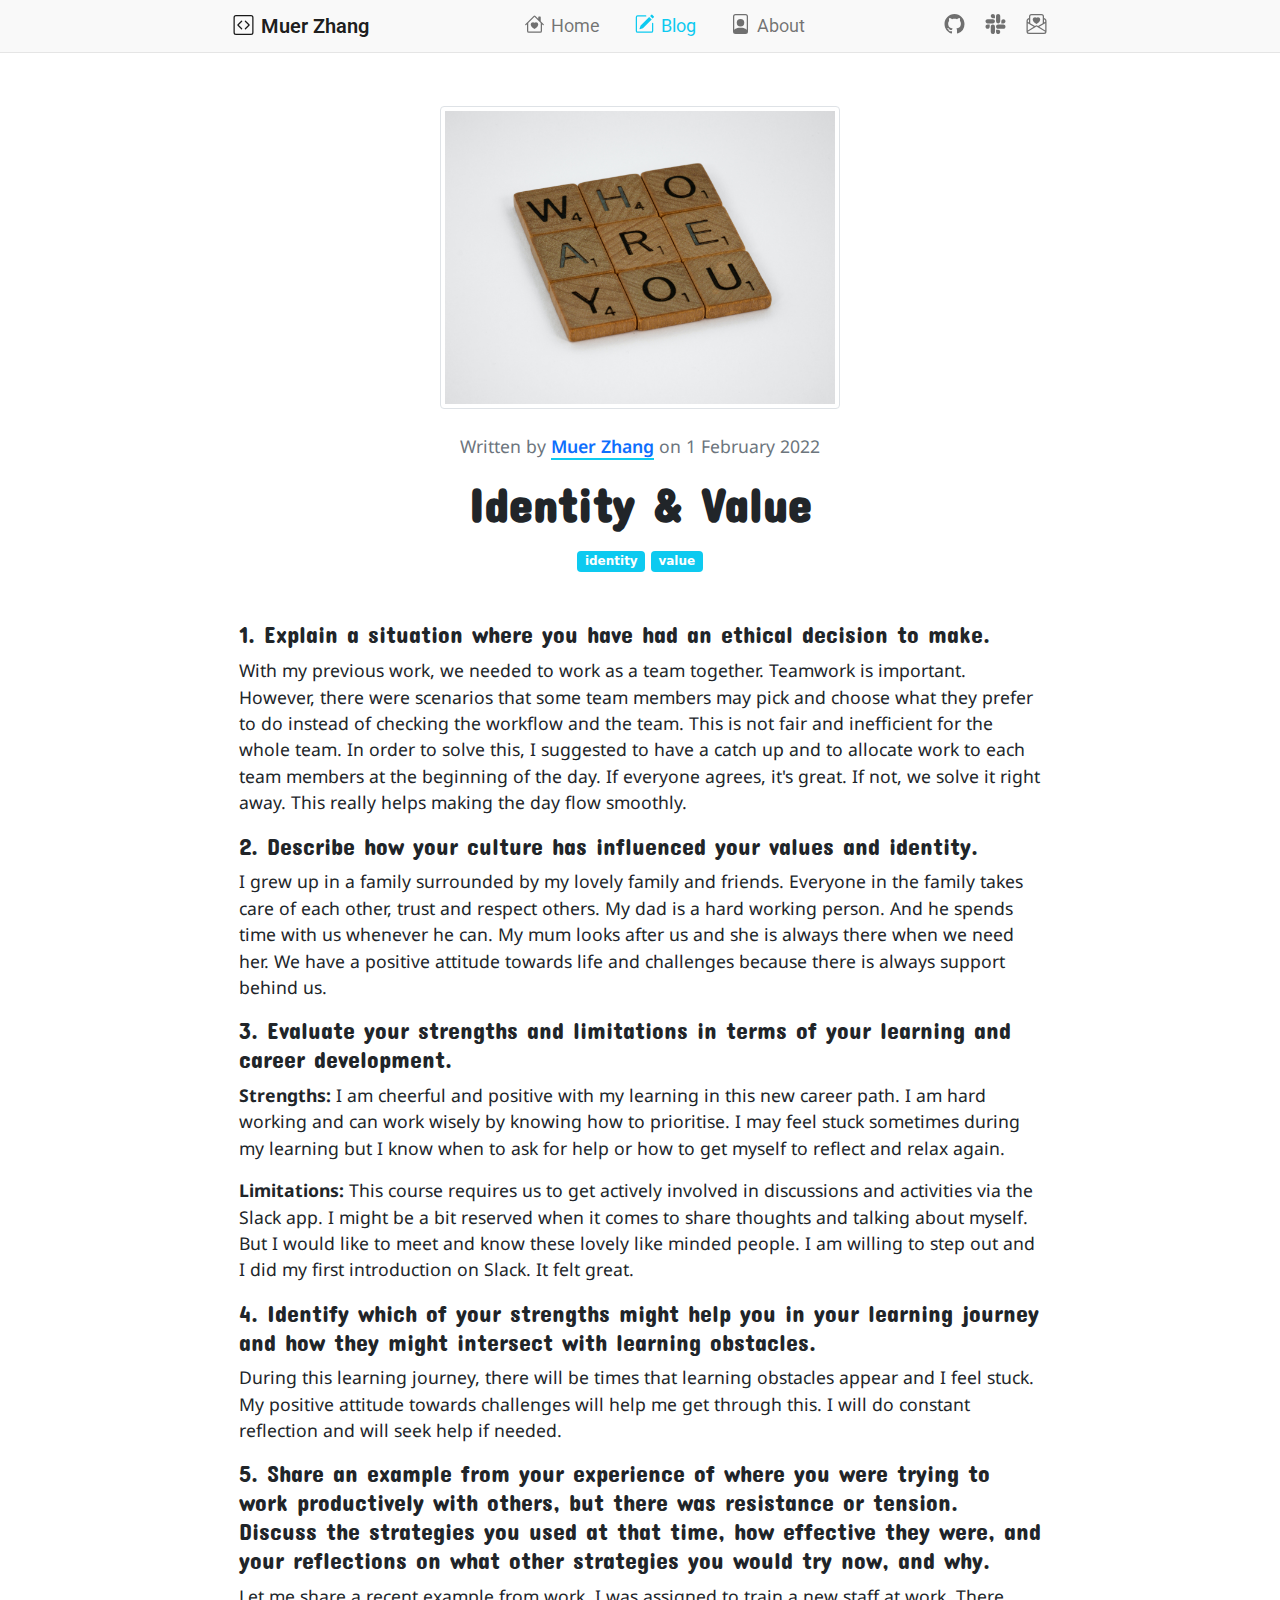
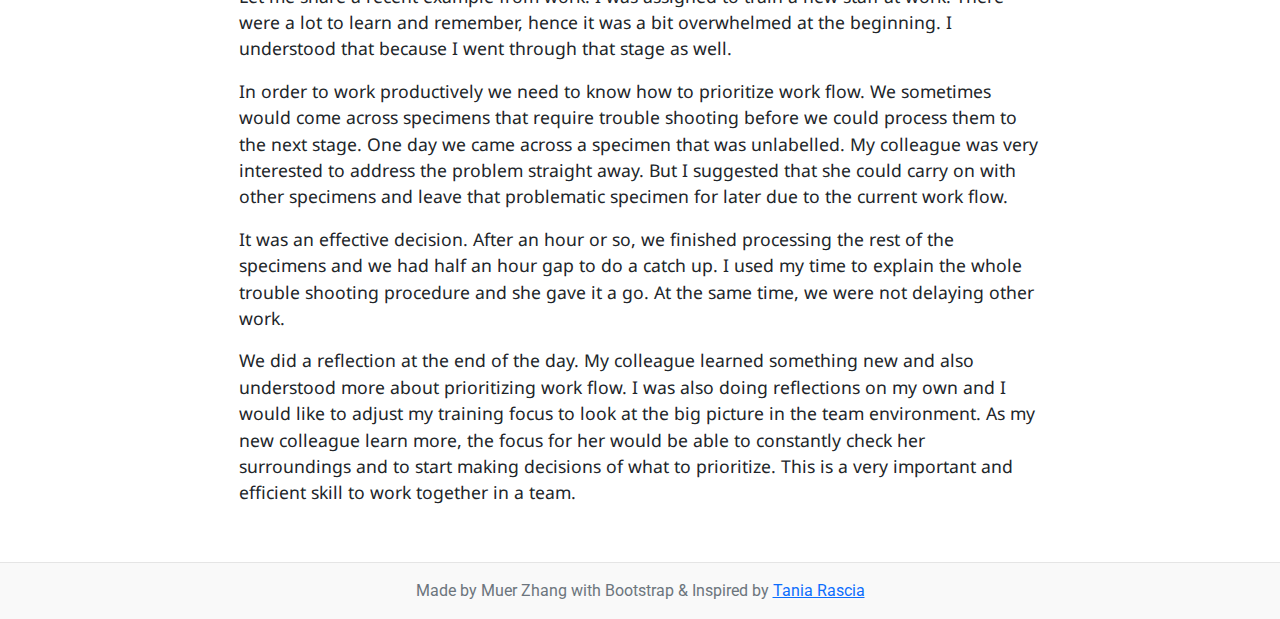
<file: blog/identity-values.html>
<!DOCTYPE html>
<html lang="en">
  <head>
    <meta charset="UTF-8" />
    <meta http-equiv="X-UA-Compatible" content="IE=edge" />
    <meta name="viewport" content="width=device-width, initial-scale=1.0" />
    <title>Identity & Value</title>
    <link
      rel="apple-touch-icon"
      sizes="180x180"
      href="/image/favicon/apple-touch-icon.png"
    />
    <link
      rel="icon"
      type="image/png"
      sizes="32x32"
      href="/image/favicon/favicon-32x32.png"
    />
    <link
      rel="icon"
      type="image/png"
      sizes="16x16"
      href="/image/favicon/favicon-16x16.png"
    />
    <link rel="manifest" href="/image/favicon/site.webmanifest" />
    <link href="/styles/bootstrap.min.css" rel="stylesheet" type="text/css" />
    <link rel="preconnect" href="https://fonts.googleapis.com" />
    <link rel="preconnect" href="https://fonts.gstatic.com" crossorigin />
    <link
      href="https://fonts.googleapis.com/css2?family=Concert+One&family=Noto+Sans:ital,wght@0,400;0,700;1,400&family=Roboto:ital,wght@0,400;0,700;1,400&display=swap"
      rel="stylesheet"
    />
    <link href="/styles/custom.css" rel="stylesheet" type="text/css" />
    <script src="/js/bootstrap.bundle.min.js"></script>
  </head>
  <body class="d-flex flex-column min-vh-100">
    <!-- SVG -->
    <svg xmlns="http://www.w3.org/2000/svg" style="display: none">
      <!-- name icon -->
      <symbol id="name-code-icon" viewBox="0 0 16 16">
        <path
          d="M14 1a1 1 0 0 1 1 1v12a1 1 0 0 1-1 1H2a1 1 0 0 1-1-1V2a1 1 0 0 1 1-1h12zM2 0a2 2 0 0 0-2 2v12a2 2 0 0 0 2 2h12a2 2 0 0 0 2-2V2a2 2 0 0 0-2-2H2z"
        ></path>
        <path
          d="M6.854 4.646a.5.5 0 0 1 0 .708L4.207 8l2.647 2.646a.5.5 0 0 1-.708.708l-3-3a.5.5 0 0 1 0-.708l3-3a.5.5 0 0 1 .708 0zm2.292 0a.5.5 0 0 0 0 .708L11.793 8l-2.647 2.646a.5.5 0 0 0 .708.708l3-3a.5.5 0 0 0 0-.708l-3-3a.5.5 0 0 0-.708 0z"
        ></path>
      </symbol>
      <!-- home icon -->
      <symbol id="home-icon" viewBox="0 0 16 16">
        <path
          fill-rule="evenodd"
          d="M8.707 1.5a1 1 0 0 0-1.414 0L.646 8.146a.5.5 0 0 0 .708.707L2 8.207V13.5A1.5 1.5 0 0 0 3.5 15h9a1.5 1.5 0 0 0 1.5-1.5V8.207l.646.646a.5.5 0 0 0 .708-.707L13 5.793V2.5a.5.5 0 0 0-.5-.5h-1a.5.5 0 0 0-.5.5v1.293L8.707 1.5ZM13 7.207l-5-5-5 5V13.5a.5.5 0 0 0 .5.5h9a.5.5 0 0 0 .5-.5V7.207Zm-5-.225C9.664 5.309 13.825 8.236 8 12 2.175 8.236 6.336 5.309 8 6.982Z"
        />
      </symbol>
      <!-- blog icon -->
      <symbol id="blog-icon" viewBox="0 0 16 16">
        <path
          d="M15.502 1.94a.5.5 0 0 1 0 .706L14.459 3.69l-2-2L13.502.646a.5.5 0 0 1 .707 0l1.293 1.293zm-1.75 2.456-2-2L4.939 9.21a.5.5 0 0 0-.121.196l-.805 2.414a.25.25 0 0 0 .316.316l2.414-.805a.5.5 0 0 0 .196-.12l6.813-6.814z"
        ></path>
        <path
          fill-rule="evenodd"
          d="M1 13.5A1.5 1.5 0 0 0 2.5 15h11a1.5 1.5 0 0 0 1.5-1.5v-6a.5.5 0 0 0-1 0v6a.5.5 0 0 1-.5.5h-11a.5.5 0 0 1-.5-.5v-11a.5.5 0 0 1 .5-.5H9a.5.5 0 0 0 0-1H2.5A1.5 1.5 0 0 0 1 2.5v11z"
        ></path>
      </symbol>
      <!-- about icon -->
      <symbol id="about-icon" viewBox="0 0 16 16">
        <path
          d="M12 1a1 1 0 0 1 1 1v10.755S12 11 8 11s-5 1.755-5 1.755V2a1 1 0 0 1 1-1h8zM4 0a2 2 0 0 0-2 2v12a2 2 0 0 0 2 2h8a2 2 0 0 0 2-2V2a2 2 0 0 0-2-2H4z"
        />
        <path d="M8 10a3 3 0 1 0 0-6 3 3 0 0 0 0 6z" />
      </symbol>
      <!-- github icon -->
      <symbol id="github-icon" viewBox="0 0 16 16">
        <path
          d="M8 0C3.58 0 0 3.58 0 8c0 3.54 2.29 6.53 5.47 7.59.4.07.55-.17.55-.38 0-.19-.01-.82-.01-1.49-2.01.37-2.53-.49-2.69-.94-.09-.23-.48-.94-.82-1.13-.28-.15-.68-.52-.01-.53.63-.01 1.08.58 1.23.82.72 1.21 1.87.87 2.33.66.07-.52.28-.87.51-1.07-1.78-.2-3.64-.89-3.64-3.95 0-.87.31-1.59.82-2.15-.08-.2-.36-1.02.08-2.12 0 0 .67-.21 2.2.82.64-.18 1.32-.27 2-.27.68 0 1.36.09 2 .27 1.53-1.04 2.2-.82 2.2-.82.44 1.1.16 1.92.08 2.12.51.56.82 1.27.82 2.15 0 3.07-1.87 3.75-3.65 3.95.29.25.54.73.54 1.48 0 1.07-.01 1.93-.01 2.2 0 .21.15.46.55.38A8.012 8.012 0 0 0 16 8c0-4.42-3.58-8-8-8z"
        />
      </symbol>
      <!-- slack icon -->
      <symbol id="slack-icon" viewBox="0 0 16 16">
        <path
          d="M3.362 10.11c0 .926-.756 1.681-1.681 1.681S0 11.036 0 10.111C0 9.186.756 8.43 1.68 8.43h1.682v1.68zm.846 0c0-.924.756-1.68 1.681-1.68s1.681.756 1.681 1.68v4.21c0 .924-.756 1.68-1.68 1.68a1.685 1.685 0 0 1-1.682-1.68v-4.21zM5.89 3.362c-.926 0-1.682-.756-1.682-1.681S4.964 0 5.89 0s1.68.756 1.68 1.68v1.682H5.89zm0 .846c.924 0 1.68.756 1.68 1.681S6.814 7.57 5.89 7.57H1.68C.757 7.57 0 6.814 0 5.89c0-.926.756-1.682 1.68-1.682h4.21zm6.749 1.682c0-.926.755-1.682 1.68-1.682.925 0 1.681.756 1.681 1.681s-.756 1.681-1.68 1.681h-1.681V5.89zm-.848 0c0 .924-.755 1.68-1.68 1.68A1.685 1.685 0 0 1 8.43 5.89V1.68C8.43.757 9.186 0 10.11 0c.926 0 1.681.756 1.681 1.68v4.21zm-1.681 6.748c.926 0 1.682.756 1.682 1.681S11.036 16 10.11 16s-1.681-.756-1.681-1.68v-1.682h1.68zm0-.847c-.924 0-1.68-.755-1.68-1.68 0-.925.756-1.681 1.68-1.681h4.21c.924 0 1.68.756 1.68 1.68 0 .926-.756 1.681-1.68 1.681h-4.21z"
        />
      </symbol>
      <!-- email icon -->
      <symbol id="email-icon" viewBox="0 0 16 16">
        <path
          fill-rule="evenodd"
          d="M2 2a2 2 0 0 1 2-2h8a2 2 0 0 1 2 2v1.133l.941.502A2 2 0 0 1 16 5.4V14a2 2 0 0 1-2 2H2a2 2 0 0 1-2-2V5.4a2 2 0 0 1 1.059-1.765L2 3.133V2Zm0 2.267-.47.25A1 1 0 0 0 1 5.4v.817l1 .6v-2.55Zm1 3.15 3.75 2.25L8 8.917l1.25.75L13 7.417V2a1 1 0 0 0-1-1H4a1 1 0 0 0-1 1v5.417Zm11-.6 1-.6V5.4a1 1 0 0 0-.53-.882L14 4.267v2.55ZM8 2.982C9.664 1.309 13.825 4.236 8 8 2.175 4.236 6.336 1.31 8 2.982Zm7 4.401-4.778 2.867L15 13.117V7.383Zm-.035 6.88L8 10.082l-6.965 4.18A1 1 0 0 0 2 15h12a1 1 0 0 0 .965-.738ZM1 13.116l4.778-2.867L1 7.383v5.734Z"
        />
      </symbol>
    </svg>

    <!-- Header - Navigation Bar -->
    <header>
      <nav class="navbar navbar-expand-md navbar-light fixed-top py-1">
        <div class="container py-0">
          <a class="navbar-brand px-2" href="/">
            <svg class="bi bi-code-square" width="25" height="20">
              <use xlink:href="#name-code-icon"></use>
            </svg>
            Muer Zhang
          </a>
          <button
            class="navbar-toggler"
            type="button"
            data-bs-toggle="collapse"
            data-bs-target="#navbarCollapse"
            aria-controls="navbarCollapse"
            aria-expanded="false"
            aria-label="Toggle navigation"
          >
            <span class="navbar-toggler-icon"></span>
          </button>
          <div class="collapse navbar-collapse" id="navbarCollapse">
            <ul class="navbar-nav ms-auto">
              <li class="nav-item px-2">
                <a href="/" class="nav-link">
                  <svg class="bi bi-house-heart" width="25" height="20">
                    <use xlink:href="#home-icon"></use>
                  </svg>
                  Home
                </a>
              </li>
              <li class="nav-item px-2">
                <a
                  href="/blog/blog-page.html"
                  class="nav-link active"
                  aria-current="page"
                >
                  <svg class="bi bi-pencil-square" width="25" height="20">
                    <use xlink:href="#blog-icon"></use>
                  </svg>
                  Blog
                </a>
              </li>
              <li class="nav-item px-2">
                <a href="/blog/about.html" class="nav-link">
                  <svg class="bi bi-file-person" width="25" height="20">
                    <use xlink:href="#about-icon"></use>
                  </svg>
                  About
                </a>
              </li>
            </ul>
            <ul class="navbar-nav ms-auto">
              <li class="nav-item">
                <a
                  href="https://github.com/muer-zhang"
                  target="_blank"
                  class="nav-link"
                >
                  <svg class="bi bi-github" width="25" height="20">
                    <use xlink:href="#github-icon"></use>
                  </svg>
                </a>
              </li>
              <li class="nav-item">
                <a href="/" class="nav-link">
                  <svg class="bi bi-slack" width="25" height="20">
                    <use xlink:href="#slack-icon"></use>
                  </svg>
                </a>
              </li>
              <li class="nav-item">
                <a
                  href="mailto:muerzhangnz@gmail.com"
                  target="_blank"
                  class="nav-link"
                >
                  <svg
                    class="bi bi-envelope-paper-heart"
                    width="25"
                    height="20"
                  >
                    <use xlink:href="#email-icon"></use>
                  </svg>
                </a>
              </li>
            </ul>
          </div>
        </div>
      </nav>
    </header>

    <!-- Main content -->
    <main class="container">
      <header class="text-center my-5 px-3">
        <img
          class="img-thumbnail d-block mx-auto my-4"
          src="/image/blogs/identity-value.jpeg"
          alt="css"
          width="400"
          height="400"
          aria-hidden="true"
        />
        <p class="text-muted">
          Written by
          <a href="/index.html">Muer Zhang</a>
          on 1 February 2022
        </p>
        <h1 class="display-5 fw-bold">Identity & Value</h1>
        <div class="mt-3">
          <span class="badge bg-info">identity</span>
          <span class="badge bg-info">value</span>
        </div>
      </header>
      <article class="article-blog my-5 px-3">
        <h4>
          1. Explain a situation where you have had an ethical decision to make.
        </h4>
        <p>
          With my previous work, we needed to work as a team together. Teamwork
          is important. However, there were scenarios that some team members may
          pick and choose what they prefer to do instead of checking the
          workflow and the team. This is not fair and inefficient for the whole
          team. In order to solve this, I suggested to have a catch up and to
          allocate work to each team members at the beginning of the day. If
          everyone agrees, it's great. If not, we solve it right away. This
          really helps making the day flow smoothly.
        </p>

        <h4>
          2. Describe how your culture has influenced your values and identity.
        </h4>
        <p>
          I grew up in a family surrounded by my lovely family and friends.
          Everyone in the family takes care of each other, trust and respect
          others. My dad is a hard working person. And he spends time with us
          whenever he can. My mum looks after us and she is always there when we
          need her. We have a positive attitude towards life and challenges
          because there is always support behind us.
        </p>

        <h4>
          3. Evaluate your strengths and limitations in terms of your learning
          and career development.
        </h4>
        <p>
          <strong>Strengths:</strong> I am cheerful and positive with my
          learning in this new career path. I am hard working and can work
          wisely by knowing how to prioritise. I may feel stuck sometimes during
          my learning but I know when to ask for help or how to get myself to
          reflect and relax again.
        </p>
        <p>
          <strong>Limitations:</strong> This course requires us to get actively
          involved in discussions and activities via the Slack app. I might be a
          bit reserved when it comes to share thoughts and talking about myself.
          But I would like to meet and know these lovely like minded people. I
          am willing to step out and I did my first introduction on Slack. It
          felt great.
        </p>

        <h4>
          4. Identify which of your strengths might help you in your learning
          journey and how they might intersect with learning obstacles.
        </h4>
        <p>
          During this learning journey, there will be times that learning
          obstacles appear and I feel stuck. My positive attitude towards
          challenges will help me get through this. I will do constant
          reflection and will seek help if needed.
        </p>

        <h4>
          5. Share an example from your experience of where you were trying to
          work productively with others, but there was resistance or tension.
          Discuss the strategies you used at that time, how effective they were,
          and your reflections on what other strategies you would try now, and
          why.
        </h4>
        <p>
          Let me share a recent example from work. I was assigned to train a new
          staff at work. There were a lot to learn and remember, hence it was a
          bit overwhelmed at the beginning. I understood that because I went
          through that stage as well.
        </p>
        <p>
          In order to work productively we need to know how to prioritize work
          flow. We sometimes would come across specimens that require trouble
          shooting before we could process them to the next stage. One day we
          came across a specimen that was unlabelled. My colleague was very
          interested to address the problem straight away. But I suggested that
          she could carry on with other specimens and leave that problematic
          specimen for later due to the current work flow.
        </p>
        <p>
          It was an effective decision. After an hour or so, we finished
          processing the rest of the specimens and we had half an hour gap to do
          a catch up. I used my time to explain the whole trouble shooting
          procedure and she gave it a go. At the same time, we were not delaying
          other work.
        </p>
        <p>
          We did a reflection at the end of the day. My colleague learned
          something new and also understood more about prioritizing work flow. I
          was also doing reflections on my own and I would like to adjust my
          training focus to look at the big picture in the team environment. As
          my new colleague learn more, the focus for her would be able to
          constantly check her surroundings and to start making decisions of
          what to prioritize. This is a very important and efficient skill to
          work together in a team.
        </p>
      </article>
    </main>

    <!-- Footer -->
    <footer class="container-fluid mt-auto">
      <div class="container py-0">
        <div class="d-flex flex-wrap align-items-center justify-content-center">
          <span class="text-muted">
            Made by Muer Zhang with Bootstrap & Inspired by
            <a href="https://www.taniarascia.com/" target="_blank">
              Tania Rascia
            </a>
          </span>
        </div>
      </div>
    </footer>
  </body>
</html>
</file>
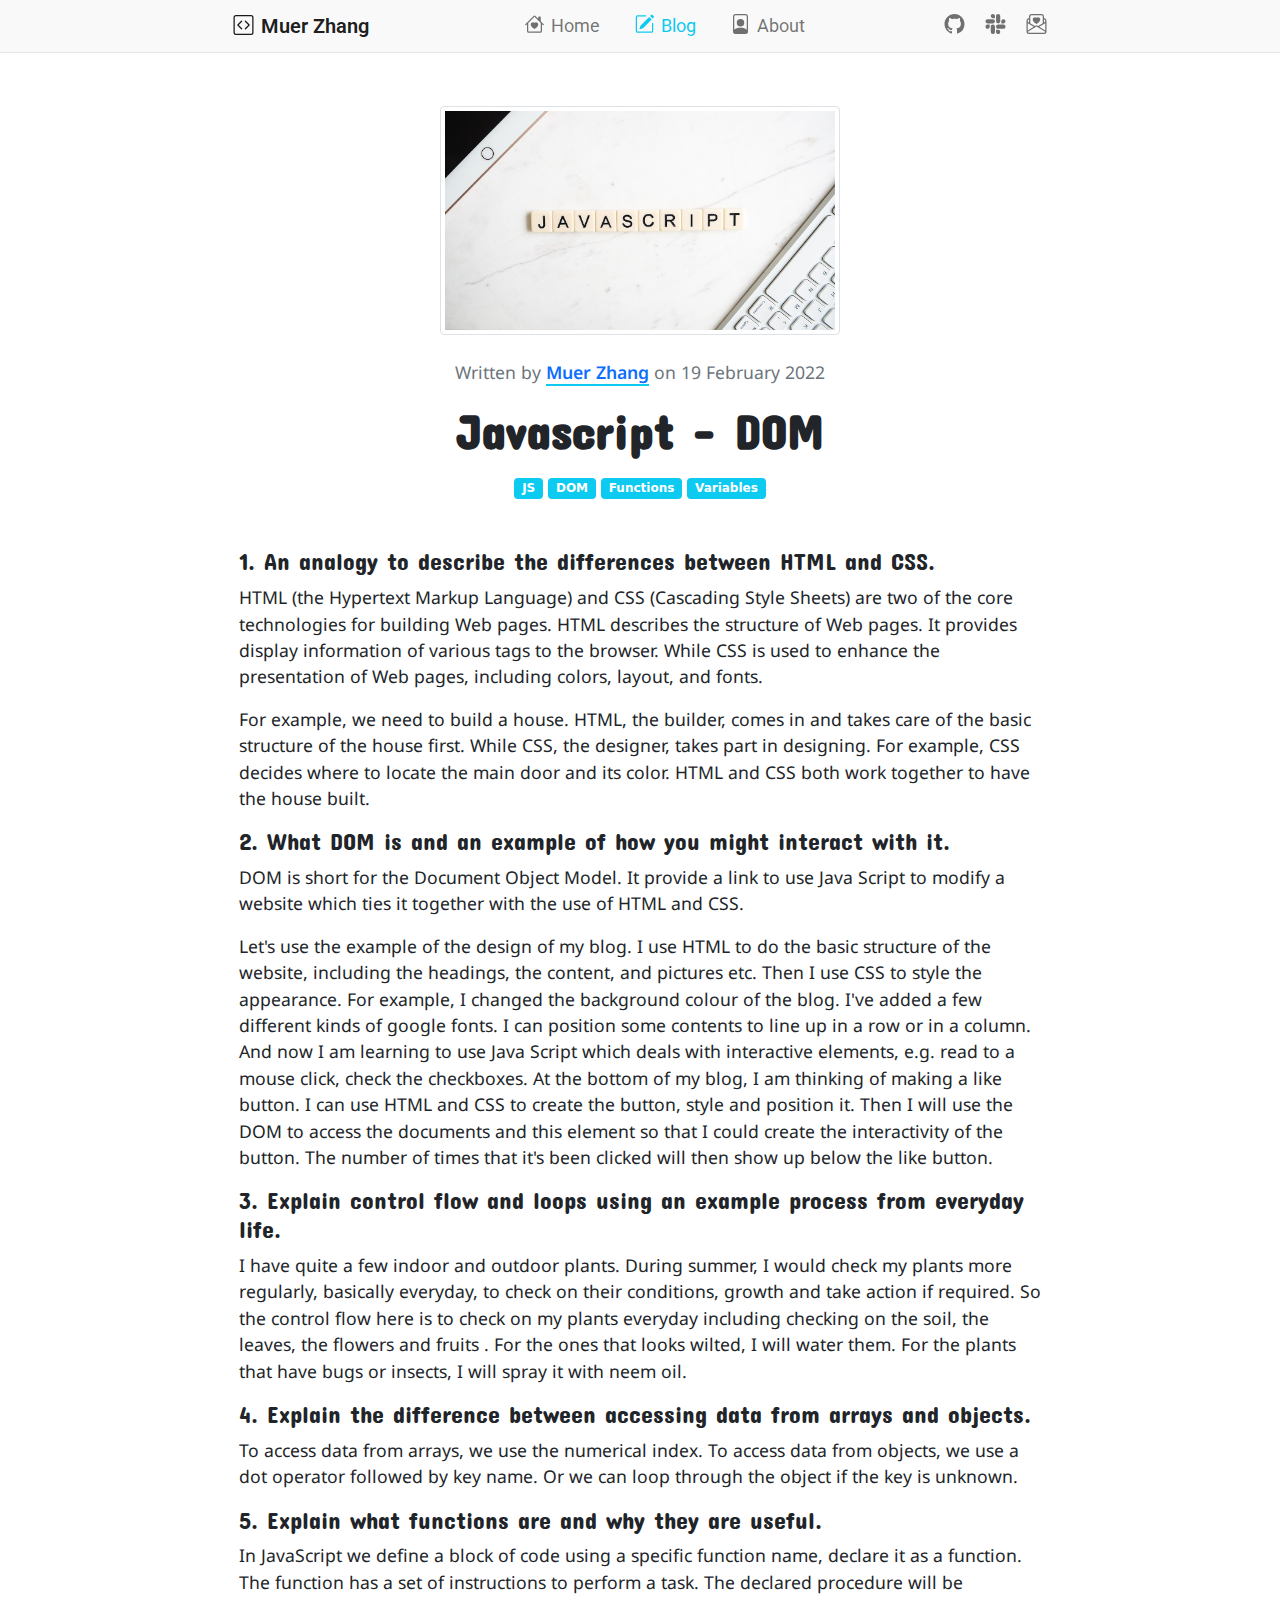
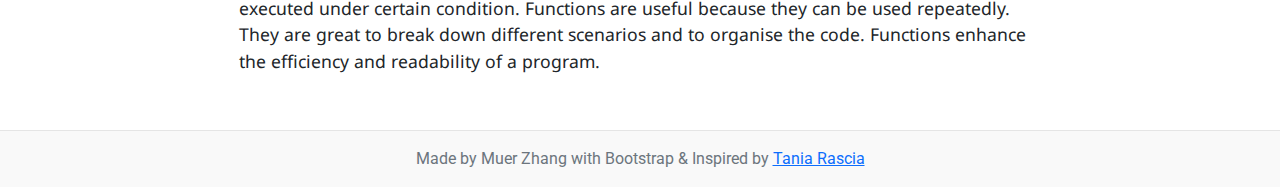
<file: blog/javascript-dom.html>
<!DOCTYPE html>
<html lang="en">
  <head>
    <meta charset="UTF-8" />
    <meta http-equiv="X-UA-Compatible" content="IE=edge" />
    <meta name="viewport" content="width=device-width, initial-scale=1.0" />
    <title>Javascript - DOM</title>
    <link
      rel="apple-touch-icon"
      sizes="180x180"
      href="/image/favicon/apple-touch-icon.png"
    />
    <link
      rel="icon"
      type="image/png"
      sizes="32x32"
      href="/image/favicon/favicon-32x32.png"
    />
    <link
      rel="icon"
      type="image/png"
      sizes="16x16"
      href="/image/favicon/favicon-16x16.png"
    />
    <link rel="manifest" href="/image/favicon/site.webmanifest" />
    <link href="/styles/bootstrap.min.css" rel="stylesheet" type="text/css" />
    <link rel="preconnect" href="https://fonts.googleapis.com" />
    <link rel="preconnect" href="https://fonts.gstatic.com" crossorigin />
    <link
      href="https://fonts.googleapis.com/css2?family=Concert+One&family=Noto+Sans:ital,wght@0,400;0,700;1,400&family=Roboto:ital,wght@0,400;0,700;1,400&display=swap"
      rel="stylesheet"
    />
    <link href="/styles/custom.css" rel="stylesheet" type="text/css" />
    <script src="/js/bootstrap.bundle.min.js"></script>
  </head>
  <body class="d-flex flex-column min-vh-100">
    <!-- SVG -->
    <svg xmlns="http://www.w3.org/2000/svg" style="display: none">
      <!-- name icon -->
      <symbol id="name-code-icon" viewBox="0 0 16 16">
        <path
          d="M14 1a1 1 0 0 1 1 1v12a1 1 0 0 1-1 1H2a1 1 0 0 1-1-1V2a1 1 0 0 1 1-1h12zM2 0a2 2 0 0 0-2 2v12a2 2 0 0 0 2 2h12a2 2 0 0 0 2-2V2a2 2 0 0 0-2-2H2z"
        ></path>
        <path
          d="M6.854 4.646a.5.5 0 0 1 0 .708L4.207 8l2.647 2.646a.5.5 0 0 1-.708.708l-3-3a.5.5 0 0 1 0-.708l3-3a.5.5 0 0 1 .708 0zm2.292 0a.5.5 0 0 0 0 .708L11.793 8l-2.647 2.646a.5.5 0 0 0 .708.708l3-3a.5.5 0 0 0 0-.708l-3-3a.5.5 0 0 0-.708 0z"
        ></path>
      </symbol>
      <!-- home icon -->
      <symbol id="home-icon" viewBox="0 0 16 16">
        <path
          fill-rule="evenodd"
          d="M8.707 1.5a1 1 0 0 0-1.414 0L.646 8.146a.5.5 0 0 0 .708.707L2 8.207V13.5A1.5 1.5 0 0 0 3.5 15h9a1.5 1.5 0 0 0 1.5-1.5V8.207l.646.646a.5.5 0 0 0 .708-.707L13 5.793V2.5a.5.5 0 0 0-.5-.5h-1a.5.5 0 0 0-.5.5v1.293L8.707 1.5ZM13 7.207l-5-5-5 5V13.5a.5.5 0 0 0 .5.5h9a.5.5 0 0 0 .5-.5V7.207Zm-5-.225C9.664 5.309 13.825 8.236 8 12 2.175 8.236 6.336 5.309 8 6.982Z"
        />
      </symbol>
      <!-- blog icon -->
      <symbol id="blog-icon" viewBox="0 0 16 16">
        <path
          d="M15.502 1.94a.5.5 0 0 1 0 .706L14.459 3.69l-2-2L13.502.646a.5.5 0 0 1 .707 0l1.293 1.293zm-1.75 2.456-2-2L4.939 9.21a.5.5 0 0 0-.121.196l-.805 2.414a.25.25 0 0 0 .316.316l2.414-.805a.5.5 0 0 0 .196-.12l6.813-6.814z"
        ></path>
        <path
          fill-rule="evenodd"
          d="M1 13.5A1.5 1.5 0 0 0 2.5 15h11a1.5 1.5 0 0 0 1.5-1.5v-6a.5.5 0 0 0-1 0v6a.5.5 0 0 1-.5.5h-11a.5.5 0 0 1-.5-.5v-11a.5.5 0 0 1 .5-.5H9a.5.5 0 0 0 0-1H2.5A1.5 1.5 0 0 0 1 2.5v11z"
        ></path>
      </symbol>
      <!-- about icon -->
      <symbol id="about-icon" viewBox="0 0 16 16">
        <path
          d="M12 1a1 1 0 0 1 1 1v10.755S12 11 8 11s-5 1.755-5 1.755V2a1 1 0 0 1 1-1h8zM4 0a2 2 0 0 0-2 2v12a2 2 0 0 0 2 2h8a2 2 0 0 0 2-2V2a2 2 0 0 0-2-2H4z"
        />
        <path d="M8 10a3 3 0 1 0 0-6 3 3 0 0 0 0 6z" />
      </symbol>
      <!-- github icon -->
      <symbol id="github-icon" viewBox="0 0 16 16">
        <path
          d="M8 0C3.58 0 0 3.58 0 8c0 3.54 2.29 6.53 5.47 7.59.4.07.55-.17.55-.38 0-.19-.01-.82-.01-1.49-2.01.37-2.53-.49-2.69-.94-.09-.23-.48-.94-.82-1.13-.28-.15-.68-.52-.01-.53.63-.01 1.08.58 1.23.82.72 1.21 1.87.87 2.33.66.07-.52.28-.87.51-1.07-1.78-.2-3.64-.89-3.64-3.95 0-.87.31-1.59.82-2.15-.08-.2-.36-1.02.08-2.12 0 0 .67-.21 2.2.82.64-.18 1.32-.27 2-.27.68 0 1.36.09 2 .27 1.53-1.04 2.2-.82 2.2-.82.44 1.1.16 1.92.08 2.12.51.56.82 1.27.82 2.15 0 3.07-1.87 3.75-3.65 3.95.29.25.54.73.54 1.48 0 1.07-.01 1.93-.01 2.2 0 .21.15.46.55.38A8.012 8.012 0 0 0 16 8c0-4.42-3.58-8-8-8z"
        />
      </symbol>
      <!-- slack icon -->
      <symbol id="slack-icon" viewBox="0 0 16 16">
        <path
          d="M3.362 10.11c0 .926-.756 1.681-1.681 1.681S0 11.036 0 10.111C0 9.186.756 8.43 1.68 8.43h1.682v1.68zm.846 0c0-.924.756-1.68 1.681-1.68s1.681.756 1.681 1.68v4.21c0 .924-.756 1.68-1.68 1.68a1.685 1.685 0 0 1-1.682-1.68v-4.21zM5.89 3.362c-.926 0-1.682-.756-1.682-1.681S4.964 0 5.89 0s1.68.756 1.68 1.68v1.682H5.89zm0 .846c.924 0 1.68.756 1.68 1.681S6.814 7.57 5.89 7.57H1.68C.757 7.57 0 6.814 0 5.89c0-.926.756-1.682 1.68-1.682h4.21zm6.749 1.682c0-.926.755-1.682 1.68-1.682.925 0 1.681.756 1.681 1.681s-.756 1.681-1.68 1.681h-1.681V5.89zm-.848 0c0 .924-.755 1.68-1.68 1.68A1.685 1.685 0 0 1 8.43 5.89V1.68C8.43.757 9.186 0 10.11 0c.926 0 1.681.756 1.681 1.68v4.21zm-1.681 6.748c.926 0 1.682.756 1.682 1.681S11.036 16 10.11 16s-1.681-.756-1.681-1.68v-1.682h1.68zm0-.847c-.924 0-1.68-.755-1.68-1.68 0-.925.756-1.681 1.68-1.681h4.21c.924 0 1.68.756 1.68 1.68 0 .926-.756 1.681-1.68 1.681h-4.21z"
        />
      </symbol>
      <!-- email icon -->
      <symbol id="email-icon" viewBox="0 0 16 16">
        <path
          fill-rule="evenodd"
          d="M2 2a2 2 0 0 1 2-2h8a2 2 0 0 1 2 2v1.133l.941.502A2 2 0 0 1 16 5.4V14a2 2 0 0 1-2 2H2a2 2 0 0 1-2-2V5.4a2 2 0 0 1 1.059-1.765L2 3.133V2Zm0 2.267-.47.25A1 1 0 0 0 1 5.4v.817l1 .6v-2.55Zm1 3.15 3.75 2.25L8 8.917l1.25.75L13 7.417V2a1 1 0 0 0-1-1H4a1 1 0 0 0-1 1v5.417Zm11-.6 1-.6V5.4a1 1 0 0 0-.53-.882L14 4.267v2.55ZM8 2.982C9.664 1.309 13.825 4.236 8 8 2.175 4.236 6.336 1.31 8 2.982Zm7 4.401-4.778 2.867L15 13.117V7.383Zm-.035 6.88L8 10.082l-6.965 4.18A1 1 0 0 0 2 15h12a1 1 0 0 0 .965-.738ZM1 13.116l4.778-2.867L1 7.383v5.734Z"
        />
      </symbol>
    </svg>

    <!-- Header - Navigation Bar -->
    <header>
      <nav class="navbar navbar-expand-md navbar-light fixed-top py-1">
        <div class="container py-0">
          <a class="navbar-brand px-2" href="/">
            <svg class="bi bi-code-square" width="25" height="20">
              <use xlink:href="#name-code-icon"></use>
            </svg>
            Muer Zhang
          </a>
          <button
            class="navbar-toggler"
            type="button"
            data-bs-toggle="collapse"
            data-bs-target="#navbarCollapse"
            aria-controls="navbarCollapse"
            aria-expanded="false"
            aria-label="Toggle navigation"
          >
            <span class="navbar-toggler-icon"></span>
          </button>
          <div class="collapse navbar-collapse" id="navbarCollapse">
            <ul class="navbar-nav ms-auto">
              <li class="nav-item px-2">
                <a href="/" class="nav-link">
                  <svg class="bi bi-house-heart" width="25" height="20">
                    <use xlink:href="#home-icon"></use>
                  </svg>
                  Home
                </a>
              </li>
              <li class="nav-item px-2">
                <a
                  href="/blog/blog-page.html"
                  class="nav-link active"
                  aria-current="page"
                >
                  <svg class="bi bi-pencil-square" width="25" height="20">
                    <use xlink:href="#blog-icon"></use>
                  </svg>
                  Blog
                </a>
              </li>
              <li class="nav-item px-2">
                <a href="/blog/about.html" class="nav-link">
                  <svg class="bi bi-file-person" width="25" height="20">
                    <use xlink:href="#about-icon"></use>
                  </svg>
                  About
                </a>
              </li>
            </ul>
            <ul class="navbar-nav ms-auto">
              <li class="nav-item">
                <a
                  href="https://github.com/muer-zhang"
                  target="_blank"
                  class="nav-link"
                >
                  <svg class="bi bi-github" width="25" height="20">
                    <use xlink:href="#github-icon"></use>
                  </svg>
                </a>
              </li>
              <li class="nav-item">
                <a href="/" class="nav-link">
                  <svg class="bi bi-slack" width="25" height="20">
                    <use xlink:href="#slack-icon"></use>
                  </svg>
                </a>
              </li>
              <li class="nav-item">
                <a
                  href="mailto:muerzhangnz@gmail.com"
                  target="_blank"
                  class="nav-link"
                >
                  <svg
                    class="bi bi-envelope-paper-heart"
                    width="25"
                    height="20"
                  >
                    <use xlink:href="#email-icon"></use>
                  </svg>
                </a>
              </li>
            </ul>
          </div>
        </div>
      </nav>
    </header>

    <!-- Main content -->
    <main class="container">
      <header class="text-center my-5 px-3">
        <img
          class="img-thumbnail d-block mx-auto my-4"
          src="/image/blogs/js-dom.jpg"
          alt="css"
          width="400"
          height="400"
          aria-hidden="true"
        />
        <p class="text-muted">
          Written by
          <a href="/index.html">Muer Zhang</a>
          on 19 February 2022
        </p>
        <h1 class="display-5 fw-bold">Javascript - DOM</h1>
        <div class="mt-3">
          <span class="badge bg-info">JS</span>
          <span class="badge bg-info">DOM</span>
          <span class="badge bg-info">Functions</span>
          <span class="badge bg-info">Variables</span>
        </div>
      </header>
      <article class="article-blog my-5 px-3">
        <h4>1. An analogy to describe the differences between HTML and CSS.</h4>
        <p>
          HTML (the Hypertext Markup Language) and CSS (Cascading Style Sheets)
          are two of the core technologies for building Web pages. HTML
          describes the structure of Web pages. It provides display information
          of various tags to the browser. While CSS is used to enhance the
          presentation of Web pages, including colors, layout, and fonts.
        </p>
        <p>
          For example, we need to build a house. HTML, the builder, comes in and
          takes care of the basic structure of the house first. While CSS, the
          designer, takes part in designing. For example, CSS decides where to
          locate the main door and its color. HTML and CSS both work together to
          have the house built.
        </p>

        <h4>
          2. What DOM is and an example of how you might interact with it.
        </h4>
        <p>
          DOM is short for the Document Object Model. It provide a link to use
          Java Script to modify a website which ties it together with the use of
          HTML and CSS.
        </p>
        <p>
          Let's use the example of the design of my blog. I use HTML to do the
          basic structure of the website, including the headings, the content,
          and pictures etc. Then I use CSS to style the appearance. For example,
          I changed the background colour of the blog. I've added a few
          different kinds of google fonts. I can position some contents to line
          up in a row or in a column. And now I am learning to use Java Script
          which deals with interactive elements, e.g. read to a mouse click,
          check the checkboxes. At the bottom of my blog, I am thinking of
          making a like button. I can use HTML and CSS to create the button,
          style and position it. Then I will use the DOM to access the documents
          and this element so that I could create the interactivity of the
          button. The number of times that it's been clicked will then show up
          below the like button.
        </p>

        <h4>
          3. Explain control flow and loops using an example process from
          everyday life.
        </h4>
        <p>
          I have quite a few indoor and outdoor plants. During summer, I would
          check my plants more regularly, basically everyday, to check on their
          conditions, growth and take action if required. So the control flow
          here is to check on my plants everyday including checking on the soil,
          the leaves, the flowers and fruits . For the ones that looks wilted, I
          will water them. For the plants that have bugs or insects, I will
          spray it with neem oil.
        </p>

        <h4>
          4. Explain the difference between accessing data from arrays and
          objects.
        </h4>
        <p>
          To access data from arrays, we use the numerical index. To access data
          from objects, we use a dot operator followed by key name. Or we can
          loop through the object if the key is unknown.
        </p>

        <h4>5. Explain what functions are and why they are useful.</h4>
        <p>
          In JavaScript we define a block of code using a specific function
          name, declare it as a function. The function has a set of instructions
          to perform a task. The declared procedure will be executed under
          certain condition. Functions are useful because they can be used
          repeatedly. They are great to break down different scenarios and to
          organise the code. Functions enhance the efficiency and readability of
          a program.
        </p>
      </article>
    </main>

    <!-- Footer -->
    <footer class="mt-auto">
      <div class="container py-0">
        <div class="d-flex flex-wrap align-items-center justify-content-center">
          <span class="text-muted">
            Made by Muer Zhang with Bootstrap & Inspired by
            <a href="https://www.taniarascia.com/" target="_blank">
              Tania Rascia
            </a>
          </span>
        </div>
      </div>
    </footer>
  </body>
</html>
</file>
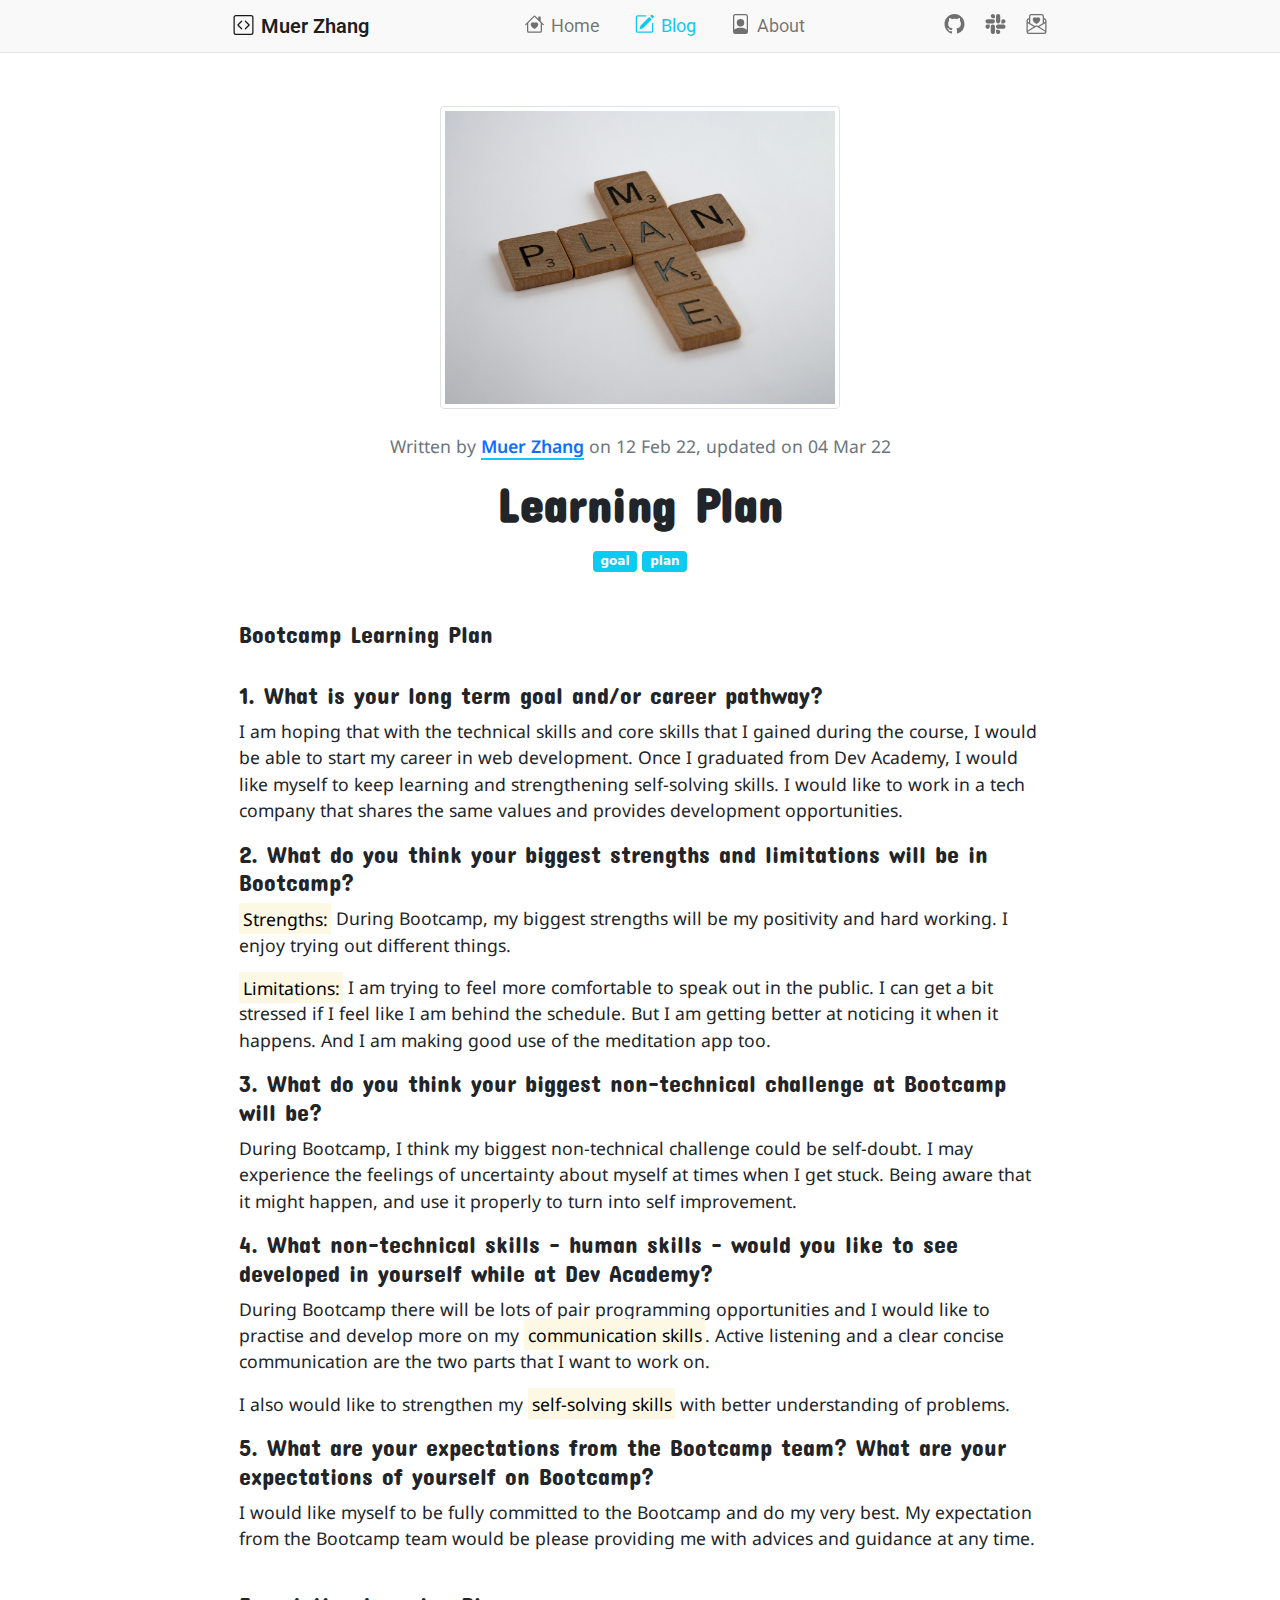
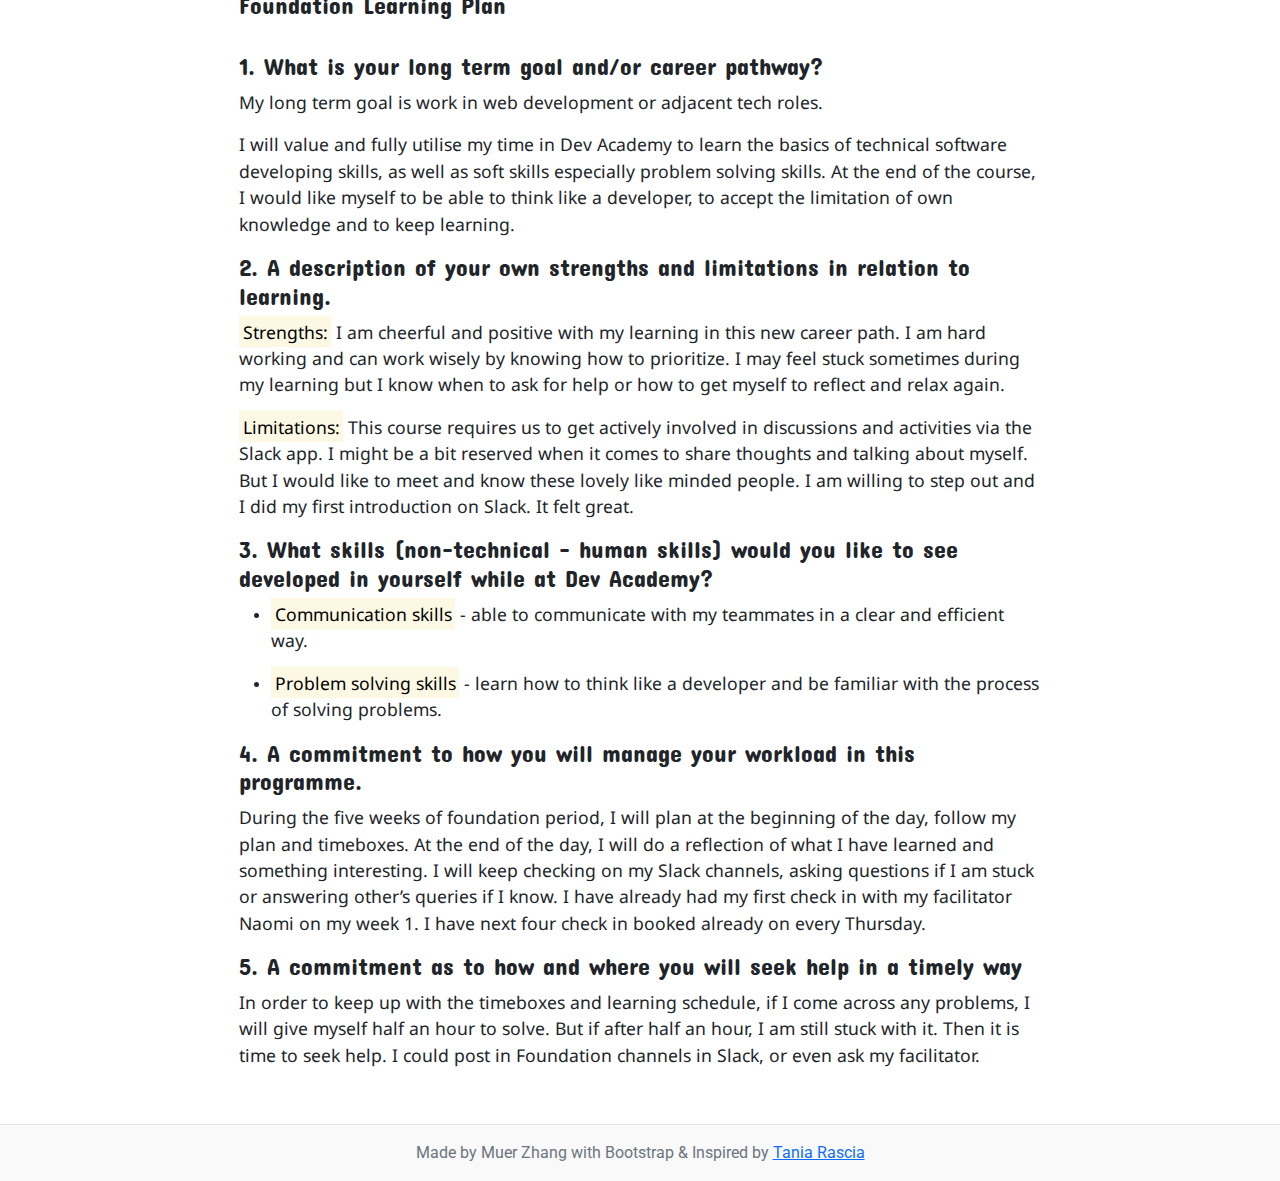
<file: blog/learning-plan.html>
<!DOCTYPE html>
<html lang="en">
  <head>
    <meta charset="UTF-8" />
    <meta http-equiv="X-UA-Compatible" content="IE=edge" />
    <meta name="viewport" content="width=device-width, initial-scale=1.0" />
    <title>Learning Plan</title>
    <link
      rel="apple-touch-icon"
      sizes="180x180"
      href="/image/favicon/apple-touch-icon.png"
    />
    <link
      rel="icon"
      type="image/png"
      sizes="32x32"
      href="/image/favicon/favicon-32x32.png"
    />
    <link
      rel="icon"
      type="image/png"
      sizes="16x16"
      href="/image/favicon/favicon-16x16.png"
    />
    <link rel="manifest" href="/image/favicon/site.webmanifest" />
    <link href="/styles/bootstrap.min.css" rel="stylesheet" type="text/css" />
    <link rel="preconnect" href="https://fonts.googleapis.com" />
    <link rel="preconnect" href="https://fonts.gstatic.com" crossorigin />
    <link
      href="https://fonts.googleapis.com/css2?family=Concert+One&family=Noto+Sans:ital,wght@0,400;0,700;1,400&family=Roboto:ital,wght@0,400;0,700;1,400&display=swap"
      rel="stylesheet"
    />
    <link href="/styles/custom.css" rel="stylesheet" type="text/css" />
    <script src="/js/bootstrap.bundle.min.js"></script>
  </head>
  <body class="d-flex flex-column min-vh-100">
    <!-- SVG -->
    <svg xmlns="http://www.w3.org/2000/svg" style="display: none">
      <!-- name icon -->
      <symbol id="name-code-icon" viewBox="0 0 16 16">
        <path
          d="M14 1a1 1 0 0 1 1 1v12a1 1 0 0 1-1 1H2a1 1 0 0 1-1-1V2a1 1 0 0 1 1-1h12zM2 0a2 2 0 0 0-2 2v12a2 2 0 0 0 2 2h12a2 2 0 0 0 2-2V2a2 2 0 0 0-2-2H2z"
        ></path>
        <path
          d="M6.854 4.646a.5.5 0 0 1 0 .708L4.207 8l2.647 2.646a.5.5 0 0 1-.708.708l-3-3a.5.5 0 0 1 0-.708l3-3a.5.5 0 0 1 .708 0zm2.292 0a.5.5 0 0 0 0 .708L11.793 8l-2.647 2.646a.5.5 0 0 0 .708.708l3-3a.5.5 0 0 0 0-.708l-3-3a.5.5 0 0 0-.708 0z"
        ></path>
      </symbol>
      <!-- home icon -->
      <symbol id="home-icon" viewBox="0 0 16 16">
        <path
          fill-rule="evenodd"
          d="M8.707 1.5a1 1 0 0 0-1.414 0L.646 8.146a.5.5 0 0 0 .708.707L2 8.207V13.5A1.5 1.5 0 0 0 3.5 15h9a1.5 1.5 0 0 0 1.5-1.5V8.207l.646.646a.5.5 0 0 0 .708-.707L13 5.793V2.5a.5.5 0 0 0-.5-.5h-1a.5.5 0 0 0-.5.5v1.293L8.707 1.5ZM13 7.207l-5-5-5 5V13.5a.5.5 0 0 0 .5.5h9a.5.5 0 0 0 .5-.5V7.207Zm-5-.225C9.664 5.309 13.825 8.236 8 12 2.175 8.236 6.336 5.309 8 6.982Z"
        />
      </symbol>
      <!-- blog icon -->
      <symbol id="blog-icon" viewBox="0 0 16 16">
        <path
          d="M15.502 1.94a.5.5 0 0 1 0 .706L14.459 3.69l-2-2L13.502.646a.5.5 0 0 1 .707 0l1.293 1.293zm-1.75 2.456-2-2L4.939 9.21a.5.5 0 0 0-.121.196l-.805 2.414a.25.25 0 0 0 .316.316l2.414-.805a.5.5 0 0 0 .196-.12l6.813-6.814z"
        ></path>
        <path
          fill-rule="evenodd"
          d="M1 13.5A1.5 1.5 0 0 0 2.5 15h11a1.5 1.5 0 0 0 1.5-1.5v-6a.5.5 0 0 0-1 0v6a.5.5 0 0 1-.5.5h-11a.5.5 0 0 1-.5-.5v-11a.5.5 0 0 1 .5-.5H9a.5.5 0 0 0 0-1H2.5A1.5 1.5 0 0 0 1 2.5v11z"
        ></path>
      </symbol>
      <!-- about icon -->
      <symbol id="about-icon" viewBox="0 0 16 16">
        <path
          d="M12 1a1 1 0 0 1 1 1v10.755S12 11 8 11s-5 1.755-5 1.755V2a1 1 0 0 1 1-1h8zM4 0a2 2 0 0 0-2 2v12a2 2 0 0 0 2 2h8a2 2 0 0 0 2-2V2a2 2 0 0 0-2-2H4z"
        />
        <path d="M8 10a3 3 0 1 0 0-6 3 3 0 0 0 0 6z" />
      </symbol>
      <!-- github icon -->
      <symbol id="github-icon" viewBox="0 0 16 16">
        <path
          d="M8 0C3.58 0 0 3.58 0 8c0 3.54 2.29 6.53 5.47 7.59.4.07.55-.17.55-.38 0-.19-.01-.82-.01-1.49-2.01.37-2.53-.49-2.69-.94-.09-.23-.48-.94-.82-1.13-.28-.15-.68-.52-.01-.53.63-.01 1.08.58 1.23.82.72 1.21 1.87.87 2.33.66.07-.52.28-.87.51-1.07-1.78-.2-3.64-.89-3.64-3.95 0-.87.31-1.59.82-2.15-.08-.2-.36-1.02.08-2.12 0 0 .67-.21 2.2.82.64-.18 1.32-.27 2-.27.68 0 1.36.09 2 .27 1.53-1.04 2.2-.82 2.2-.82.44 1.1.16 1.92.08 2.12.51.56.82 1.27.82 2.15 0 3.07-1.87 3.75-3.65 3.95.29.25.54.73.54 1.48 0 1.07-.01 1.93-.01 2.2 0 .21.15.46.55.38A8.012 8.012 0 0 0 16 8c0-4.42-3.58-8-8-8z"
        />
      </symbol>
      <!-- slack icon -->
      <symbol id="slack-icon" viewBox="0 0 16 16">
        <path
          d="M3.362 10.11c0 .926-.756 1.681-1.681 1.681S0 11.036 0 10.111C0 9.186.756 8.43 1.68 8.43h1.682v1.68zm.846 0c0-.924.756-1.68 1.681-1.68s1.681.756 1.681 1.68v4.21c0 .924-.756 1.68-1.68 1.68a1.685 1.685 0 0 1-1.682-1.68v-4.21zM5.89 3.362c-.926 0-1.682-.756-1.682-1.681S4.964 0 5.89 0s1.68.756 1.68 1.68v1.682H5.89zm0 .846c.924 0 1.68.756 1.68 1.681S6.814 7.57 5.89 7.57H1.68C.757 7.57 0 6.814 0 5.89c0-.926.756-1.682 1.68-1.682h4.21zm6.749 1.682c0-.926.755-1.682 1.68-1.682.925 0 1.681.756 1.681 1.681s-.756 1.681-1.68 1.681h-1.681V5.89zm-.848 0c0 .924-.755 1.68-1.68 1.68A1.685 1.685 0 0 1 8.43 5.89V1.68C8.43.757 9.186 0 10.11 0c.926 0 1.681.756 1.681 1.68v4.21zm-1.681 6.748c.926 0 1.682.756 1.682 1.681S11.036 16 10.11 16s-1.681-.756-1.681-1.68v-1.682h1.68zm0-.847c-.924 0-1.68-.755-1.68-1.68 0-.925.756-1.681 1.68-1.681h4.21c.924 0 1.68.756 1.68 1.68 0 .926-.756 1.681-1.68 1.681h-4.21z"
        />
      </symbol>
      <!-- email icon -->
      <symbol id="email-icon" viewBox="0 0 16 16">
        <path
          fill-rule="evenodd"
          d="M2 2a2 2 0 0 1 2-2h8a2 2 0 0 1 2 2v1.133l.941.502A2 2 0 0 1 16 5.4V14a2 2 0 0 1-2 2H2a2 2 0 0 1-2-2V5.4a2 2 0 0 1 1.059-1.765L2 3.133V2Zm0 2.267-.47.25A1 1 0 0 0 1 5.4v.817l1 .6v-2.55Zm1 3.15 3.75 2.25L8 8.917l1.25.75L13 7.417V2a1 1 0 0 0-1-1H4a1 1 0 0 0-1 1v5.417Zm11-.6 1-.6V5.4a1 1 0 0 0-.53-.882L14 4.267v2.55ZM8 2.982C9.664 1.309 13.825 4.236 8 8 2.175 4.236 6.336 1.31 8 2.982Zm7 4.401-4.778 2.867L15 13.117V7.383Zm-.035 6.88L8 10.082l-6.965 4.18A1 1 0 0 0 2 15h12a1 1 0 0 0 .965-.738ZM1 13.116l4.778-2.867L1 7.383v5.734Z"
        />
      </symbol>
    </svg>

    <!-- Header - Navigation Bar -->
    <header>
      <nav class="navbar navbar-expand-md navbar-light fixed-top py-1">
        <div class="container py-0">
          <a class="navbar-brand px-2" href="/">
            <svg class="bi bi-code-square" width="25" height="20">
              <use xlink:href="#name-code-icon"></use>
            </svg>
            Muer Zhang
          </a>
          <button
            class="navbar-toggler"
            type="button"
            data-bs-toggle="collapse"
            data-bs-target="#navbarCollapse"
            aria-controls="navbarCollapse"
            aria-expanded="false"
            aria-label="Toggle navigation"
          >
            <span class="navbar-toggler-icon"></span>
          </button>
          <div class="collapse navbar-collapse" id="navbarCollapse">
            <ul class="navbar-nav ms-auto">
              <li class="nav-item px-2">
                <a href="/" class="nav-link">
                  <svg class="bi bi-house-heart" width="25" height="20">
                    <use xlink:href="#home-icon"></use>
                  </svg>
                  Home
                </a>
              </li>
              <li class="nav-item px-2">
                <a
                  href="/blog/blog-page.html"
                  class="nav-link active"
                  aria-current="page"
                >
                  <svg class="bi bi-pencil-square" width="25" height="20">
                    <use xlink:href="#blog-icon"></use>
                  </svg>
                  Blog
                </a>
              </li>
              <li class="nav-item px-2">
                <a href="/blog/about.html" class="nav-link">
                  <svg class="bi bi-file-person" width="25" height="20">
                    <use xlink:href="#about-icon"></use>
                  </svg>
                  About
                </a>
              </li>
            </ul>
            <ul class="navbar-nav ms-auto">
              <li class="nav-item">
                <a
                  href="https://github.com/muer-zhang"
                  target="_blank"
                  class="nav-link"
                >
                  <svg class="bi bi-github" width="25" height="20">
                    <use xlink:href="#github-icon"></use>
                  </svg>
                </a>
              </li>
              <li class="nav-item">
                <a href="/" class="nav-link">
                  <svg class="bi bi-slack" width="25" height="20">
                    <use xlink:href="#slack-icon"></use>
                  </svg>
                </a>
              </li>
              <li class="nav-item">
                <a
                  href="mailto:muerzhangnz@gmail.com"
                  target="_blank"
                  class="nav-link"
                >
                  <svg
                    class="bi bi-envelope-paper-heart"
                    width="25"
                    height="20"
                  >
                    <use xlink:href="#email-icon"></use>
                  </svg>
                </a>
              </li>
            </ul>
          </div>
        </div>
      </nav>
    </header>

    <!-- Main content -->
    <main class="container">
      <header class="text-center my-5 px-3">
        <img
          class="img-thumbnail d-block mx-auto my-4"
          src="/image/blogs/learning-plan.jpeg"
          alt="css"
          width="400"
          height="400"
          aria-hidden="true"
        />
        <p class="text-muted">
          Written by
          <a href="/index.html">Muer Zhang</a>
          on 12 Feb 22, updated on 04 Mar 22
        </p>
        <h1 class="display-5 fw-bold">Learning Plan</h1>
        <div class="mt-3">
          <span class="badge bg-info">goal</span>
          <span class="badge bg-info">plan</span>
        </div>
      </header>
      <article class="article-blog my-5 px-3">
        <h4>Bootcamp Learning Plan</h4>
        <br />
        <h4>1. What is your long term goal and/or career pathway?</h4>
        <p>
          I am hoping that with the technical skills and core skills that I
          gained during the course, I would be able to start my career in web
          development. Once I graduated from Dev Academy, I would like myself to
          keep learning and strengthening self-solving skills. I would like to
          work in a tech company that shares the same values and provides
          development opportunities.
        </p>
        <h4>
          2. What do you think your biggest strengths and limitations will be in
          Bootcamp?
        </h4>
        <p>
          <mark>Strengths:</mark> During Bootcamp, my biggest strengths will be
          my positivity and hard working. I enjoy trying out different things.
        </p>
        <p>
          <mark>Limitations:</mark> I am trying to feel more comfortable to
          speak out in the public. I can get a bit stressed if I feel like I am
          behind the schedule. But I am getting better at noticing it when it
          happens. And I am making good use of the meditation app too.
        </p>
        <h4>
          3. What do you think your biggest non-technical challenge at Bootcamp
          will be?
        </h4>
        <p>
          During Bootcamp, I think my biggest non-technical challenge could be
          self-doubt. I may experience the feelings of uncertainty about myself
          at times when I get stuck. Being aware that it might happen, and use
          it properly to turn into self improvement.
        </p>
        <h4>
          4. What non-technical skills - human skills - would you like to see
          developed in yourself while at Dev Academy?
        </h4>
        <p>
          During Bootcamp there will be lots of pair programming opportunities
          and I would like to practise and develop more on my
          <mark>communication skills</mark>. Active listening and a clear
          concise communication are the two parts that I want to work on.
        </p>
        <p>
          I also would like to strengthen my
          <mark>self-solving skills</mark> with better understanding of
          problems.
        </p>
        <h4>
          5. What are your expectations from the Bootcamp team? What are your
          expectations of yourself on Bootcamp?
        </h4>
        <p>
          I would like myself to be fully committed to the Bootcamp and do my
          very best. My expectation from the Bootcamp team would be please
          providing me with advices and guidance at any time.
        </p>
        <br />
        <h4>Foundation Learning Plan</h4>
        <br />
        <h4>1. What is your long term goal and/or career pathway?</h4>
        <p>
          My long term goal is work in web development or adjacent tech roles.
        </p>
        <p>
          I will value and fully utilise my time in Dev Academy to learn the
          basics of technical software developing skills, as well as soft skills
          especially problem solving skills. At the end of the course, I would
          like myself to be able to think like a developer, to accept the
          limitation of own knowledge and to keep learning.
        </p>

        <h4>
          2. A description of your own strengths and limitations in relation to
          learning.
        </h4>
        <p>
          <mark>Strengths:</mark> I am cheerful and positive with my learning in
          this new career path. I am hard working and can work wisely by knowing
          how to prioritize. I may feel stuck sometimes during my learning but I
          know when to ask for help or how to get myself to reflect and relax
          again.
        </p>
        <p>
          <mark>Limitations:</mark> This course requires us to get actively
          involved in discussions and activities via the Slack app. I might be a
          bit reserved when it comes to share thoughts and talking about myself.
          But I would like to meet and know these lovely like minded people. I
          am willing to step out and I did my first introduction on Slack. It
          felt great.
        </p>

        <h4>
          3. What skills (non-technical - human skills) would you like to see
          developed in yourself while at Dev Academy?
        </h4>
        <ul>
          <li>
            <p>
              <mark>Communication skills</mark> - able to communicate with my
              teammates in a clear and efficient way.
            </p>
          </li>
          <li>
            <p>
              <mark>Problem solving skills</mark> - learn how to think like a
              developer and be familiar with the process of solving problems.
            </p>
          </li>
        </ul>

        <h4>
          4. A commitment to how you will manage your workload in this
          programme.
        </h4>
        <p>
          During the five weeks of foundation period, I will plan at the
          beginning of the day, follow my plan and timeboxes. At the end of the
          day, I will do a reflection of what I have learned and something
          interesting. I will keep checking on my Slack channels, asking
          questions if I am stuck or answering other’s queries if I know. I have
          already had my first check in with my facilitator Naomi on my week 1.
          I have next four check in booked already on every Thursday.
        </p>

        <h4>
          5. A commitment as to how and where you will seek help in a timely way
        </h4>
        <p>
          In order to keep up with the timeboxes and learning schedule, if I
          come across any problems, I will give myself half an hour to solve.
          But if after half an hour, I am still stuck with it. Then it is time
          to seek help. I could post in Foundation channels in Slack, or even
          ask my facilitator.
        </p>
      </article>
    </main>

    <!-- Footer -->
    <footer class="mt-auto">
      <div class="container py-0">
        <div class="d-flex flex-wrap align-items-center justify-content-center">
          <span class="text-muted">
            Made by Muer Zhang with Bootstrap & Inspired by
            <a href="https://www.taniarascia.com/" target="_blank">
              Tania Rascia
            </a>
          </span>
        </div>
      </div>
    </footer>
  </body>
</html>
</file>
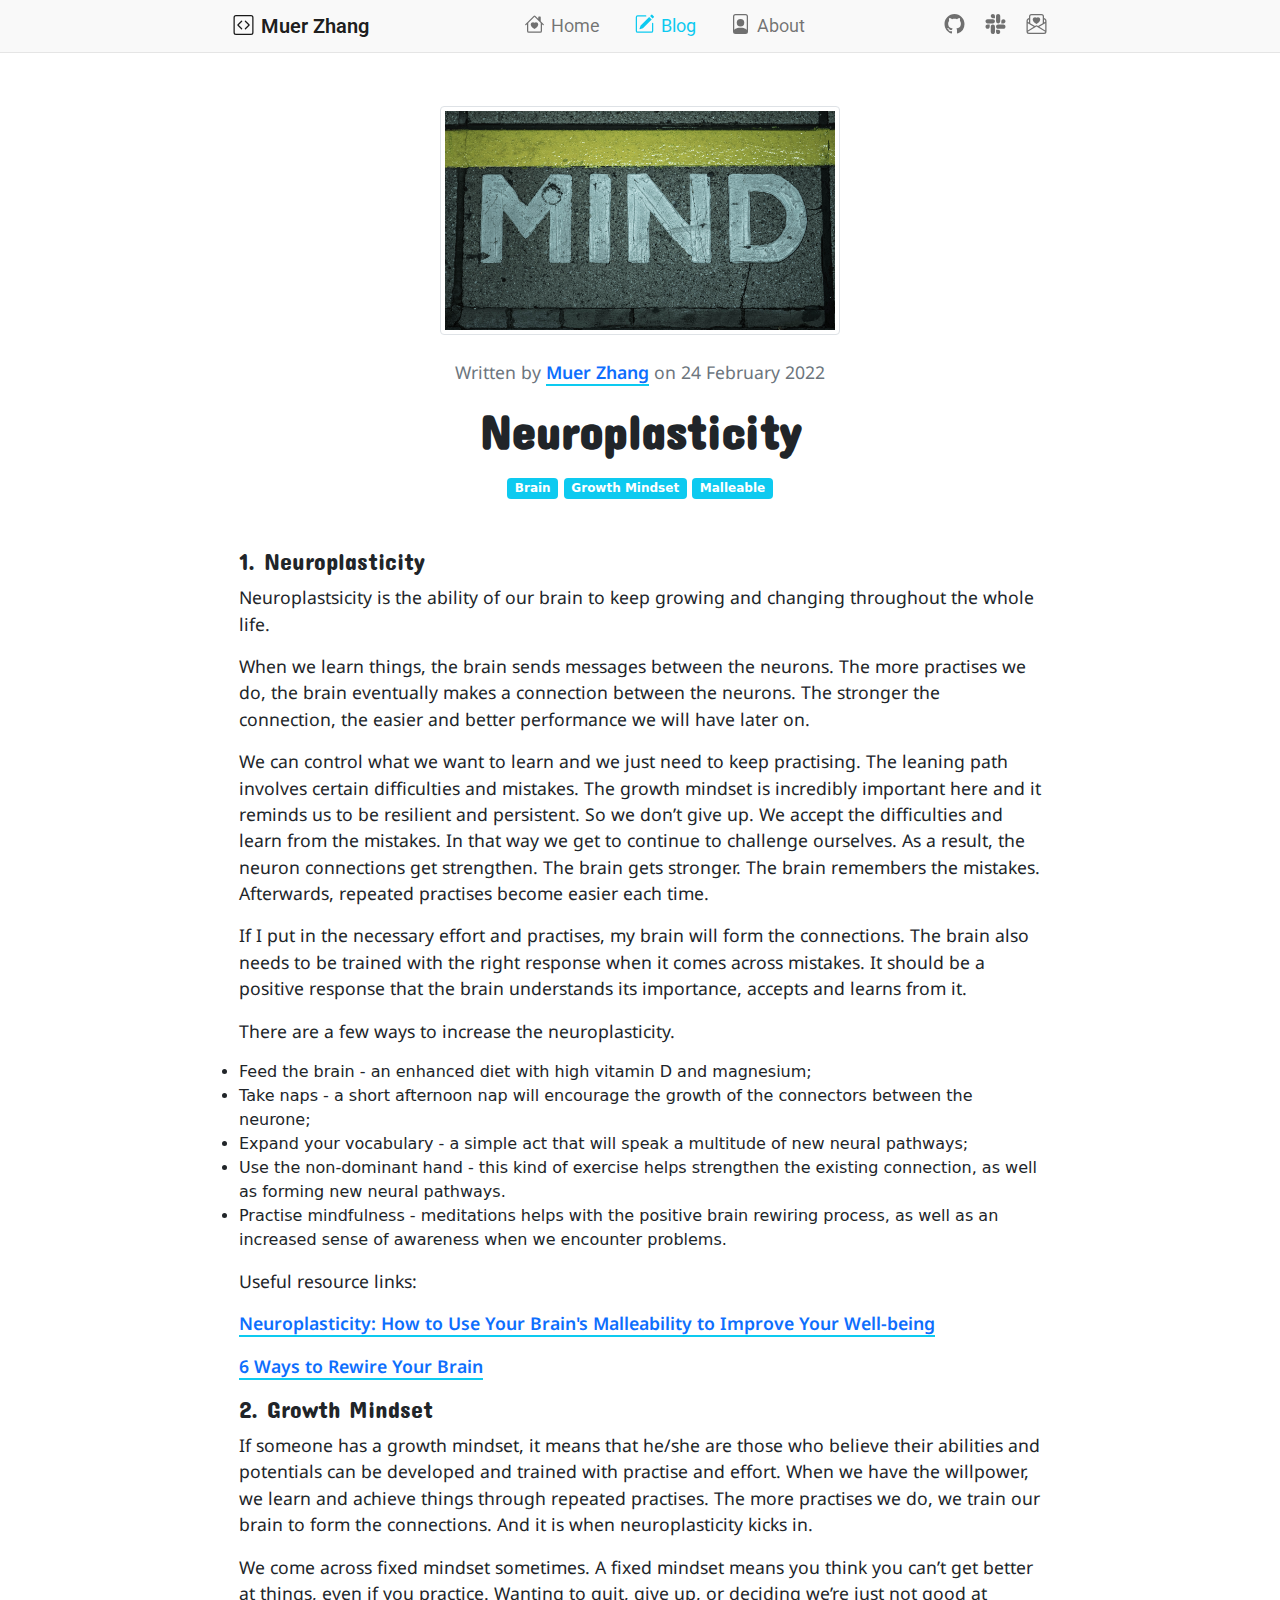
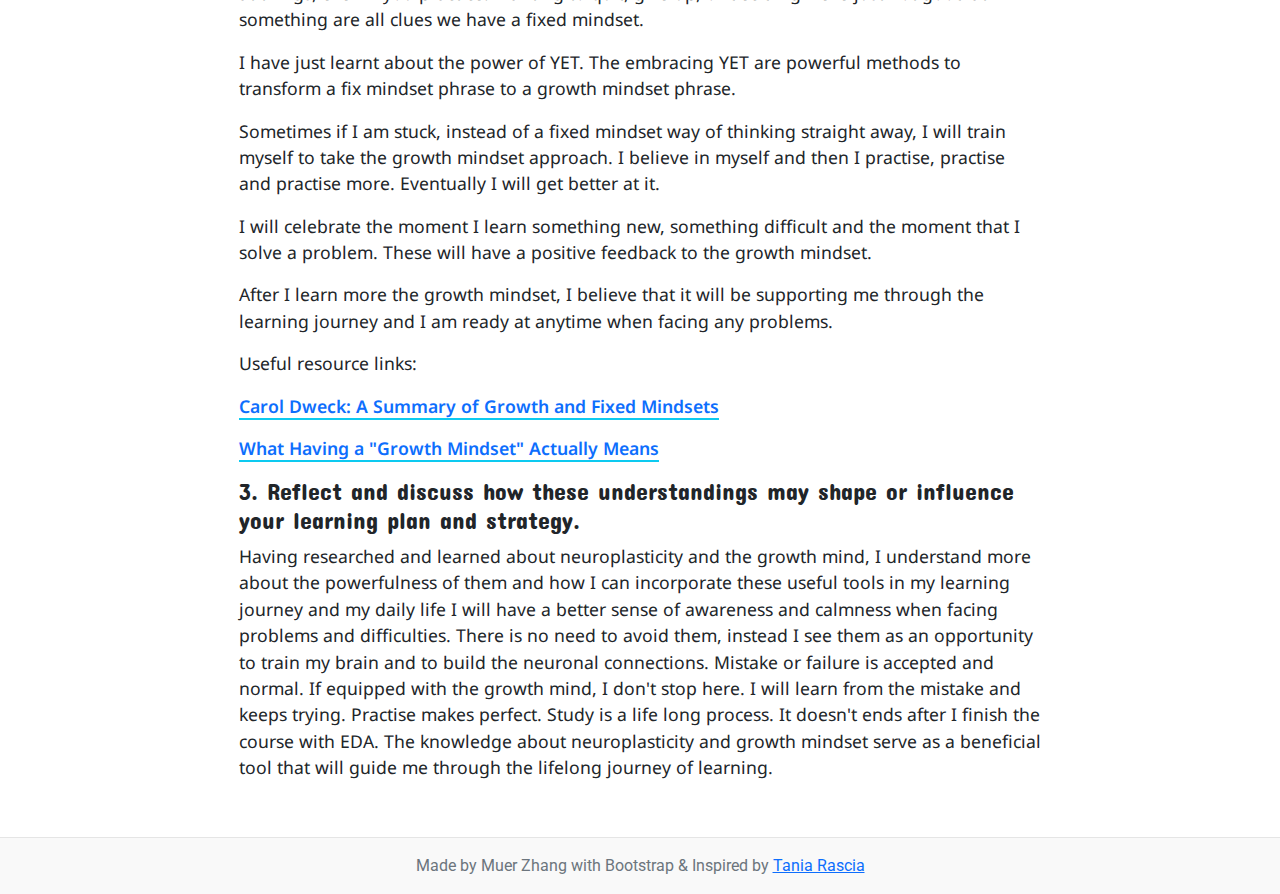
<file: blog/neuroplasticity.html>
<!DOCTYPE html>
<html lang="en">
  <head>
    <meta charset="UTF-8" />
    <meta http-equiv="X-UA-Compatible" content="IE=edge" />
    <meta name="viewport" content="width=device-width, initial-scale=1.0" />
    <title>Neuroplasticity</title>
    <link
      rel="apple-touch-icon"
      sizes="180x180"
      href="/image/favicon/apple-touch-icon.png"
    />
    <link
      rel="icon"
      type="image/png"
      sizes="32x32"
      href="/image/favicon/favicon-32x32.png"
    />
    <link
      rel="icon"
      type="image/png"
      sizes="16x16"
      href="/image/favicon/favicon-16x16.png"
    />
    <link rel="manifest" href="/image/favicon/site.webmanifest" />
    <link href="/styles/bootstrap.min.css" rel="stylesheet" type="text/css" />
    <link rel="preconnect" href="https://fonts.googleapis.com" />
    <link rel="preconnect" href="https://fonts.gstatic.com" crossorigin />
    <link
      href="https://fonts.googleapis.com/css2?family=Concert+One&family=Noto+Sans:ital,wght@0,400;0,700;1,400&family=Roboto:ital,wght@0,400;0,700;1,400&display=swap"
      rel="stylesheet"
    />
    <link href="/styles/custom.css" rel="stylesheet" type="text/css" />
    <script src="/js/bootstrap.bundle.min.js"></script>
  </head>
  <body class="d-flex flex-column min-vh-100">
    <!-- SVG -->
    <svg xmlns="http://www.w3.org/2000/svg" style="display: none">
      <!-- name icon -->
      <symbol id="name-code-icon" viewBox="0 0 16 16">
        <path
          d="M14 1a1 1 0 0 1 1 1v12a1 1 0 0 1-1 1H2a1 1 0 0 1-1-1V2a1 1 0 0 1 1-1h12zM2 0a2 2 0 0 0-2 2v12a2 2 0 0 0 2 2h12a2 2 0 0 0 2-2V2a2 2 0 0 0-2-2H2z"
        ></path>
        <path
          d="M6.854 4.646a.5.5 0 0 1 0 .708L4.207 8l2.647 2.646a.5.5 0 0 1-.708.708l-3-3a.5.5 0 0 1 0-.708l3-3a.5.5 0 0 1 .708 0zm2.292 0a.5.5 0 0 0 0 .708L11.793 8l-2.647 2.646a.5.5 0 0 0 .708.708l3-3a.5.5 0 0 0 0-.708l-3-3a.5.5 0 0 0-.708 0z"
        ></path>
      </symbol>
      <!-- home icon -->
      <symbol id="home-icon" viewBox="0 0 16 16">
        <path
          fill-rule="evenodd"
          d="M8.707 1.5a1 1 0 0 0-1.414 0L.646 8.146a.5.5 0 0 0 .708.707L2 8.207V13.5A1.5 1.5 0 0 0 3.5 15h9a1.5 1.5 0 0 0 1.5-1.5V8.207l.646.646a.5.5 0 0 0 .708-.707L13 5.793V2.5a.5.5 0 0 0-.5-.5h-1a.5.5 0 0 0-.5.5v1.293L8.707 1.5ZM13 7.207l-5-5-5 5V13.5a.5.5 0 0 0 .5.5h9a.5.5 0 0 0 .5-.5V7.207Zm-5-.225C9.664 5.309 13.825 8.236 8 12 2.175 8.236 6.336 5.309 8 6.982Z"
        />
      </symbol>
      <!-- blog icon -->
      <symbol id="blog-icon" viewBox="0 0 16 16">
        <path
          d="M15.502 1.94a.5.5 0 0 1 0 .706L14.459 3.69l-2-2L13.502.646a.5.5 0 0 1 .707 0l1.293 1.293zm-1.75 2.456-2-2L4.939 9.21a.5.5 0 0 0-.121.196l-.805 2.414a.25.25 0 0 0 .316.316l2.414-.805a.5.5 0 0 0 .196-.12l6.813-6.814z"
        ></path>
        <path
          fill-rule="evenodd"
          d="M1 13.5A1.5 1.5 0 0 0 2.5 15h11a1.5 1.5 0 0 0 1.5-1.5v-6a.5.5 0 0 0-1 0v6a.5.5 0 0 1-.5.5h-11a.5.5 0 0 1-.5-.5v-11a.5.5 0 0 1 .5-.5H9a.5.5 0 0 0 0-1H2.5A1.5 1.5 0 0 0 1 2.5v11z"
        ></path>
      </symbol>
      <!-- about icon -->
      <symbol id="about-icon" viewBox="0 0 16 16">
        <path
          d="M12 1a1 1 0 0 1 1 1v10.755S12 11 8 11s-5 1.755-5 1.755V2a1 1 0 0 1 1-1h8zM4 0a2 2 0 0 0-2 2v12a2 2 0 0 0 2 2h8a2 2 0 0 0 2-2V2a2 2 0 0 0-2-2H4z"
        />
        <path d="M8 10a3 3 0 1 0 0-6 3 3 0 0 0 0 6z" />
      </symbol>
      <!-- github icon -->
      <symbol id="github-icon" viewBox="0 0 16 16">
        <path
          d="M8 0C3.58 0 0 3.58 0 8c0 3.54 2.29 6.53 5.47 7.59.4.07.55-.17.55-.38 0-.19-.01-.82-.01-1.49-2.01.37-2.53-.49-2.69-.94-.09-.23-.48-.94-.82-1.13-.28-.15-.68-.52-.01-.53.63-.01 1.08.58 1.23.82.72 1.21 1.87.87 2.33.66.07-.52.28-.87.51-1.07-1.78-.2-3.64-.89-3.64-3.95 0-.87.31-1.59.82-2.15-.08-.2-.36-1.02.08-2.12 0 0 .67-.21 2.2.82.64-.18 1.32-.27 2-.27.68 0 1.36.09 2 .27 1.53-1.04 2.2-.82 2.2-.82.44 1.1.16 1.92.08 2.12.51.56.82 1.27.82 2.15 0 3.07-1.87 3.75-3.65 3.95.29.25.54.73.54 1.48 0 1.07-.01 1.93-.01 2.2 0 .21.15.46.55.38A8.012 8.012 0 0 0 16 8c0-4.42-3.58-8-8-8z"
        />
      </symbol>
      <!-- slack icon -->
      <symbol id="slack-icon" viewBox="0 0 16 16">
        <path
          d="M3.362 10.11c0 .926-.756 1.681-1.681 1.681S0 11.036 0 10.111C0 9.186.756 8.43 1.68 8.43h1.682v1.68zm.846 0c0-.924.756-1.68 1.681-1.68s1.681.756 1.681 1.68v4.21c0 .924-.756 1.68-1.68 1.68a1.685 1.685 0 0 1-1.682-1.68v-4.21zM5.89 3.362c-.926 0-1.682-.756-1.682-1.681S4.964 0 5.89 0s1.68.756 1.68 1.68v1.682H5.89zm0 .846c.924 0 1.68.756 1.68 1.681S6.814 7.57 5.89 7.57H1.68C.757 7.57 0 6.814 0 5.89c0-.926.756-1.682 1.68-1.682h4.21zm6.749 1.682c0-.926.755-1.682 1.68-1.682.925 0 1.681.756 1.681 1.681s-.756 1.681-1.68 1.681h-1.681V5.89zm-.848 0c0 .924-.755 1.68-1.68 1.68A1.685 1.685 0 0 1 8.43 5.89V1.68C8.43.757 9.186 0 10.11 0c.926 0 1.681.756 1.681 1.68v4.21zm-1.681 6.748c.926 0 1.682.756 1.682 1.681S11.036 16 10.11 16s-1.681-.756-1.681-1.68v-1.682h1.68zm0-.847c-.924 0-1.68-.755-1.68-1.68 0-.925.756-1.681 1.68-1.681h4.21c.924 0 1.68.756 1.68 1.68 0 .926-.756 1.681-1.68 1.681h-4.21z"
        />
      </symbol>
      <!-- email icon -->
      <symbol id="email-icon" viewBox="0 0 16 16">
        <path
          fill-rule="evenodd"
          d="M2 2a2 2 0 0 1 2-2h8a2 2 0 0 1 2 2v1.133l.941.502A2 2 0 0 1 16 5.4V14a2 2 0 0 1-2 2H2a2 2 0 0 1-2-2V5.4a2 2 0 0 1 1.059-1.765L2 3.133V2Zm0 2.267-.47.25A1 1 0 0 0 1 5.4v.817l1 .6v-2.55Zm1 3.15 3.75 2.25L8 8.917l1.25.75L13 7.417V2a1 1 0 0 0-1-1H4a1 1 0 0 0-1 1v5.417Zm11-.6 1-.6V5.4a1 1 0 0 0-.53-.882L14 4.267v2.55ZM8 2.982C9.664 1.309 13.825 4.236 8 8 2.175 4.236 6.336 1.31 8 2.982Zm7 4.401-4.778 2.867L15 13.117V7.383Zm-.035 6.88L8 10.082l-6.965 4.18A1 1 0 0 0 2 15h12a1 1 0 0 0 .965-.738ZM1 13.116l4.778-2.867L1 7.383v5.734Z"
        />
      </symbol>
    </svg>

    <!-- Header - Navigation Bar -->
    <header>
      <nav class="navbar navbar-expand-md navbar-light fixed-top py-1">
        <div class="container py-0">
          <a class="navbar-brand px-2" href="/">
            <svg class="bi bi-code-square" width="25" height="20">
              <use xlink:href="#name-code-icon"></use>
            </svg>
            Muer Zhang
          </a>
          <button
            class="navbar-toggler"
            type="button"
            data-bs-toggle="collapse"
            data-bs-target="#navbarCollapse"
            aria-controls="navbarCollapse"
            aria-expanded="false"
            aria-label="Toggle navigation"
          >
            <span class="navbar-toggler-icon"></span>
          </button>
          <div class="collapse navbar-collapse" id="navbarCollapse">
            <ul class="navbar-nav ms-auto">
              <li class="nav-item px-2">
                <a href="/" class="nav-link">
                  <svg class="bi bi-house-heart" width="25" height="20">
                    <use xlink:href="#home-icon"></use>
                  </svg>
                  Home
                </a>
              </li>
              <li class="nav-item px-2">
                <a
                  href="/blog/blog-page.html"
                  class="nav-link active"
                  aria-current="page"
                >
                  <svg class="bi bi-pencil-square" width="25" height="20">
                    <use xlink:href="#blog-icon"></use>
                  </svg>
                  Blog
                </a>
              </li>
              <li class="nav-item px-2">
                <a href="/blog/about.html" class="nav-link">
                  <svg class="bi bi-file-person" width="25" height="20">
                    <use xlink:href="#about-icon"></use>
                  </svg>
                  About
                </a>
              </li>
            </ul>
            <ul class="navbar-nav ms-auto">
              <li class="nav-item">
                <a
                  href="https://github.com/muer-zhang"
                  target="_blank"
                  class="nav-link"
                >
                  <svg class="bi bi-github" width="25" height="20">
                    <use xlink:href="#github-icon"></use>
                  </svg>
                </a>
              </li>
              <li class="nav-item">
                <a href="/" class="nav-link">
                  <svg class="bi bi-slack" width="25" height="20">
                    <use xlink:href="#slack-icon"></use>
                  </svg>
                </a>
              </li>
              <li class="nav-item">
                <a
                  href="mailto:muerzhangnz@gmail.com"
                  target="_blank"
                  class="nav-link"
                >
                  <svg
                    class="bi bi-envelope-paper-heart"
                    width="25"
                    height="20"
                  >
                    <use xlink:href="#email-icon"></use>
                  </svg>
                </a>
              </li>
            </ul>
          </div>
        </div>
      </nav>
    </header>

    <!-- Main content -->
    <main class="container">
      <header class="text-center my-5 px-3">
        <img
          class="img-thumbnail d-block mx-auto my-4"
          src="/image/blogs/neuro.jpg"
          alt="css"
          width="400"
          height="400"
          aria-hidden="true"
        />
        <p class="text-muted">
          Written by
          <a href="/index.html">Muer Zhang</a>
          on 24 February 2022
        </p>
        <h1 class="display-5 fw-bold">Neuroplasticity</h1>
        <div class="mt-3">
          <span class="badge bg-info">Brain</span>
          <span class="badge bg-info">Growth Mindset</span>
          <span class="badge bg-info">Malleable</span>
        </div>
      </header>
      <article class="article-blog my-5 px-3">
        <!-- Input blog content here -->
        <h4>1. Neuroplasticity</h4>
        <p>
          Neuroplastsicity is the ability of our brain to keep growing and
          changing throughout the whole life.
        </p>
        <p>
          When we learn things, the brain sends messages between the neurons.
          The more practises we do, the brain eventually makes a connection
          between the neurons. The stronger the connection, the easier and
          better performance we will have later on.
        </p>
        <p>
          We can control what we want to learn and we just need to keep
          practising. The leaning path involves certain difficulties and
          mistakes. The growth mindset is incredibly important here and it
          reminds us to be resilient and persistent. So we don’t give up. We
          accept the difficulties and learn from the mistakes. In that way we
          get to continue to challenge ourselves. As a result, the neuron
          connections get strengthen. The brain gets stronger. The brain
          remembers the mistakes. Afterwards, repeated practises become easier
          each time.
        </p>
        <p>
          If I put in the necessary effort and practises, my brain will form the
          connections. The brain also needs to be trained with the right
          response when it comes across mistakes. It should be a positive
          response that the brain understands its importance, accepts and learns
          from it.
        </p>
        <p>
          There are a few ways to increase the neuroplasticity.
          <li>
            Feed the brain - an enhanced diet with high vitamin D and magnesium;
          </li>
          <li>
            Take naps - a short afternoon nap will encourage the growth of the
            connectors between the neurone;
          </li>
          <li>
            Expand your vocabulary - a simple act that will speak a multitude of
            new neural pathways;
          </li>
          <li>
            Use the non-dominant hand - this kind of exercise helps strengthen
            the existing connection, as well as forming new neural pathways.
          </li>
          <li>
            Practise mindfulness - meditations helps with the positive brain
            rewiring process, as well as an increased sense of awareness when we
            encounter problems.
          </li>
        </p>
        <p>Useful resource links:</p>
        <p>
          <a
            href="https://accelerate.uofuhealth.utah.edu/resilience/neuroplasticity-how-to-use-your-brain-s-malleability-to-improve-your-well-being"
            target="_blank"
            >Neuroplasticity: How to Use Your Brain's Malleability to Improve
            Your Well-being</a
          >
        </p>
        <p>
          <a
            href="https://www.healthline.com/health/rewiring-your-brain#art"
            target="_blank"
            >6 Ways to Rewire Your Brain</a
          >
        </p>

        <h4>2. Growth Mindset</h4>
        <p>
          If someone has a growth mindset, it means that he/she are those who
          believe their abilities and potentials can be developed and trained
          with practise and effort. When we have the willpower, we learn and
          achieve things through repeated practises. The more practises we do,
          we train our brain to form the connections. And it is when
          neuroplasticity kicks in.
        </p>
        <p>
          We come across fixed mindset sometimes. A fixed mindset means you
          think you can’t get better at things, even if you practice. Wanting to
          quit, give up, or deciding we’re just not good at something are all
          clues we have a fixed mindset.
        </p>
        <p>
          I have just learnt about the power of YET. The embracing YET are
          powerful methods to transform a fix mindset phrase to a growth mindset
          phrase.
        </p>
        <p>
          Sometimes if I am stuck, instead of a fixed mindset way of thinking
          straight away, I will train myself to take the growth mindset
          approach. I believe in myself and then I practise, practise and
          practise more. Eventually I will get better at it.
        </p>
        <p>
          I will celebrate the moment I learn something new, something difficult
          and the moment that I solve a problem. These will have a positive
          feedback to the growth mindset.
        </p>
        <p>
          After I learn more the growth mindset, I believe that it will be
          supporting me through the learning journey and I am ready at anytime
          when facing any problems.
        </p>
        <p>Useful resource links:</p>
        <p>
          <a href="https://fs.blog/carol-dweck-mindset/" target="_blank"
            >Carol Dweck: A Summary of Growth and Fixed Mindsets</a
          >
        </p>
        <p>
          <a
            href="https://hbr.org/2016/01/what-having-a-growth-mindset-actually-means"
            target="_blank"
            >What Having a "Growth Mindset" Actually Means</a
          >
        </p>

        <h4>
          3. Reflect and discuss how these understandings may shape or influence
          your learning plan and strategy.
        </h4>
        <p>
          Having researched and learned about neuroplasticity and the growth
          mind, I understand more about the powerfulness of them and how I can
          incorporate these useful tools in my learning journey and my daily
          life I will have a better sense of awareness and calmness when facing
          problems and difficulties. There is no need to avoid them, instead I
          see them as an opportunity to train my brain and to build the neuronal
          connections. Mistake or failure is accepted and normal. If equipped
          with the growth mind, I don't stop here. I will learn from the mistake
          and keeps trying. Practise makes perfect. Study is a life long
          process. It doesn't ends after I finish the course with EDA. The
          knowledge about neuroplasticity and growth mindset serve as a
          beneficial tool that will guide me through the lifelong journey of
          learning.
        </p>
      </article>
    </main>

    <!-- Footer -->
    <footer class="mt-auto">
      <div class="container py-0">
        <div class="d-flex flex-wrap align-items-center justify-content-center">
          <span class="text-muted">
            Made by Muer Zhang with Bootstrap & Inspired by
            <a href="https://www.taniarascia.com/" target="_blank">
              Tania Rascia
            </a>
          </span>
        </div>
      </div>
    </footer>
  </body>
</html>
</file>
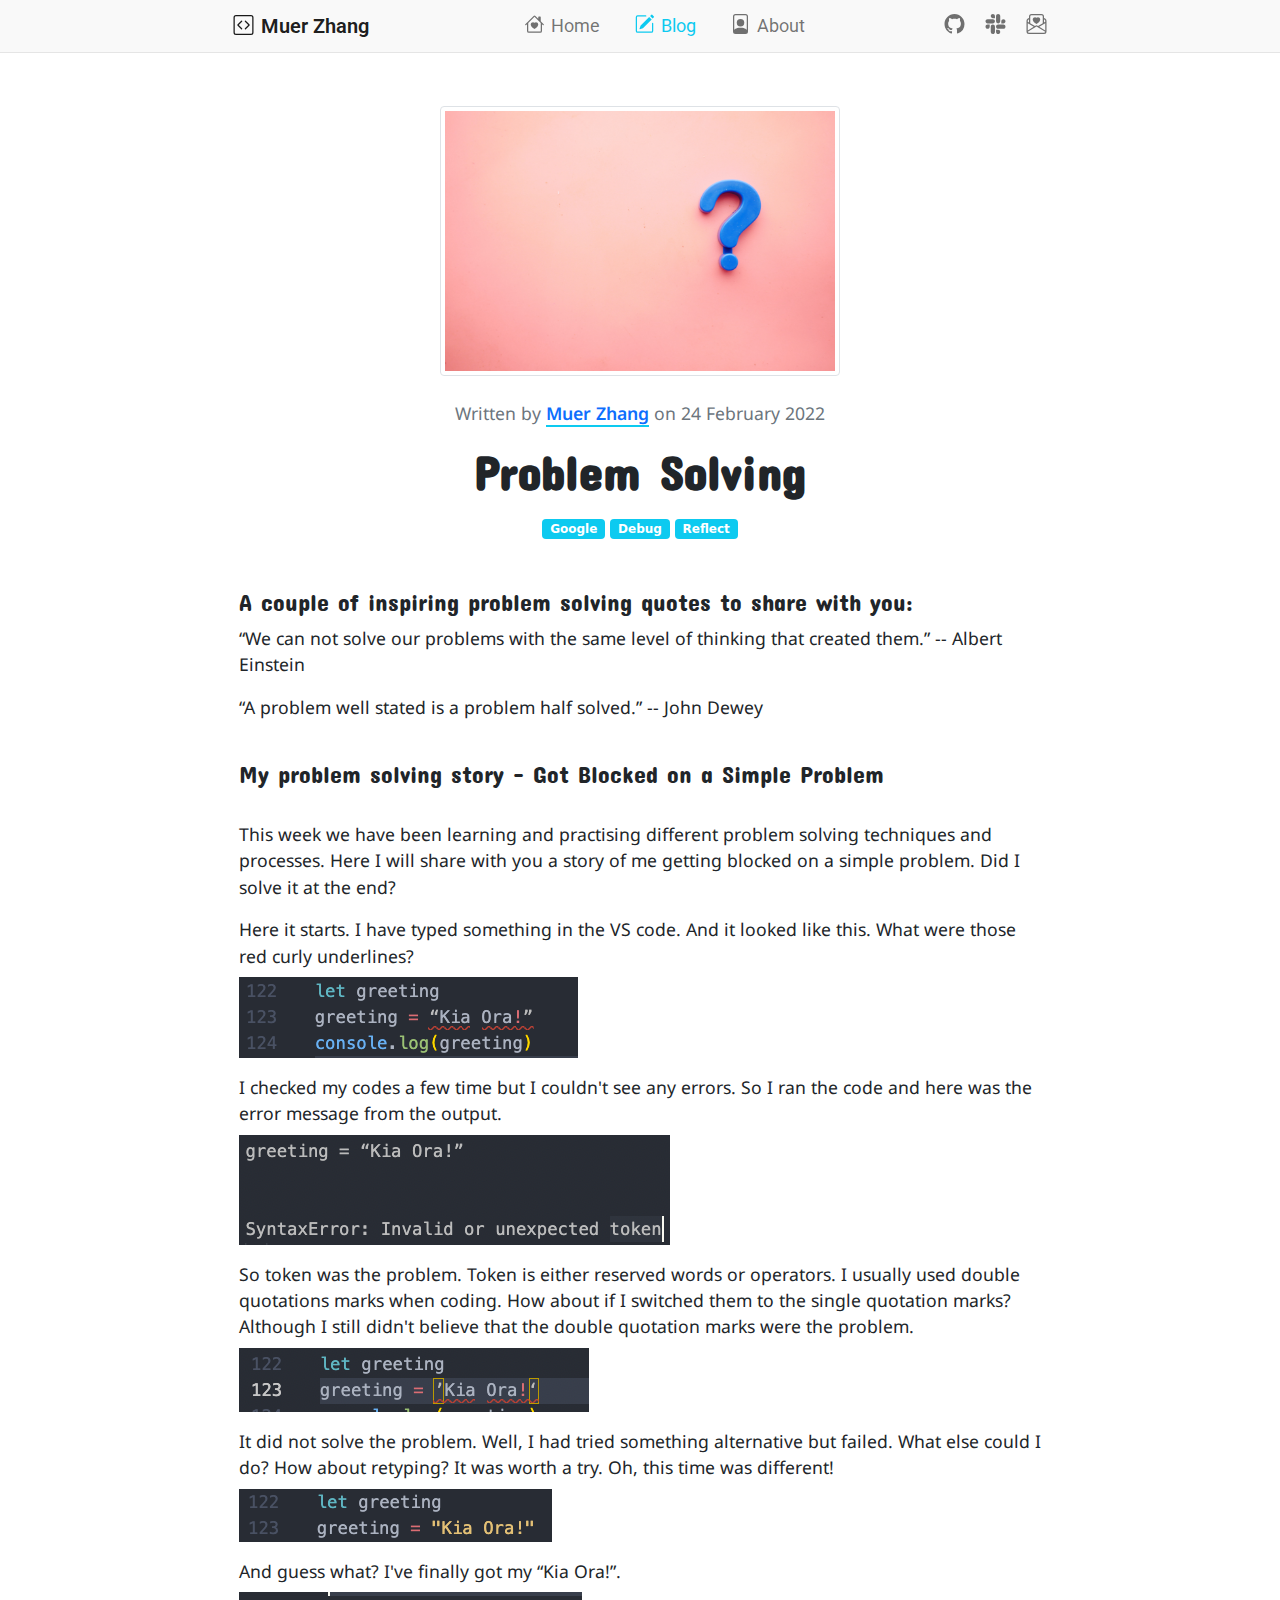
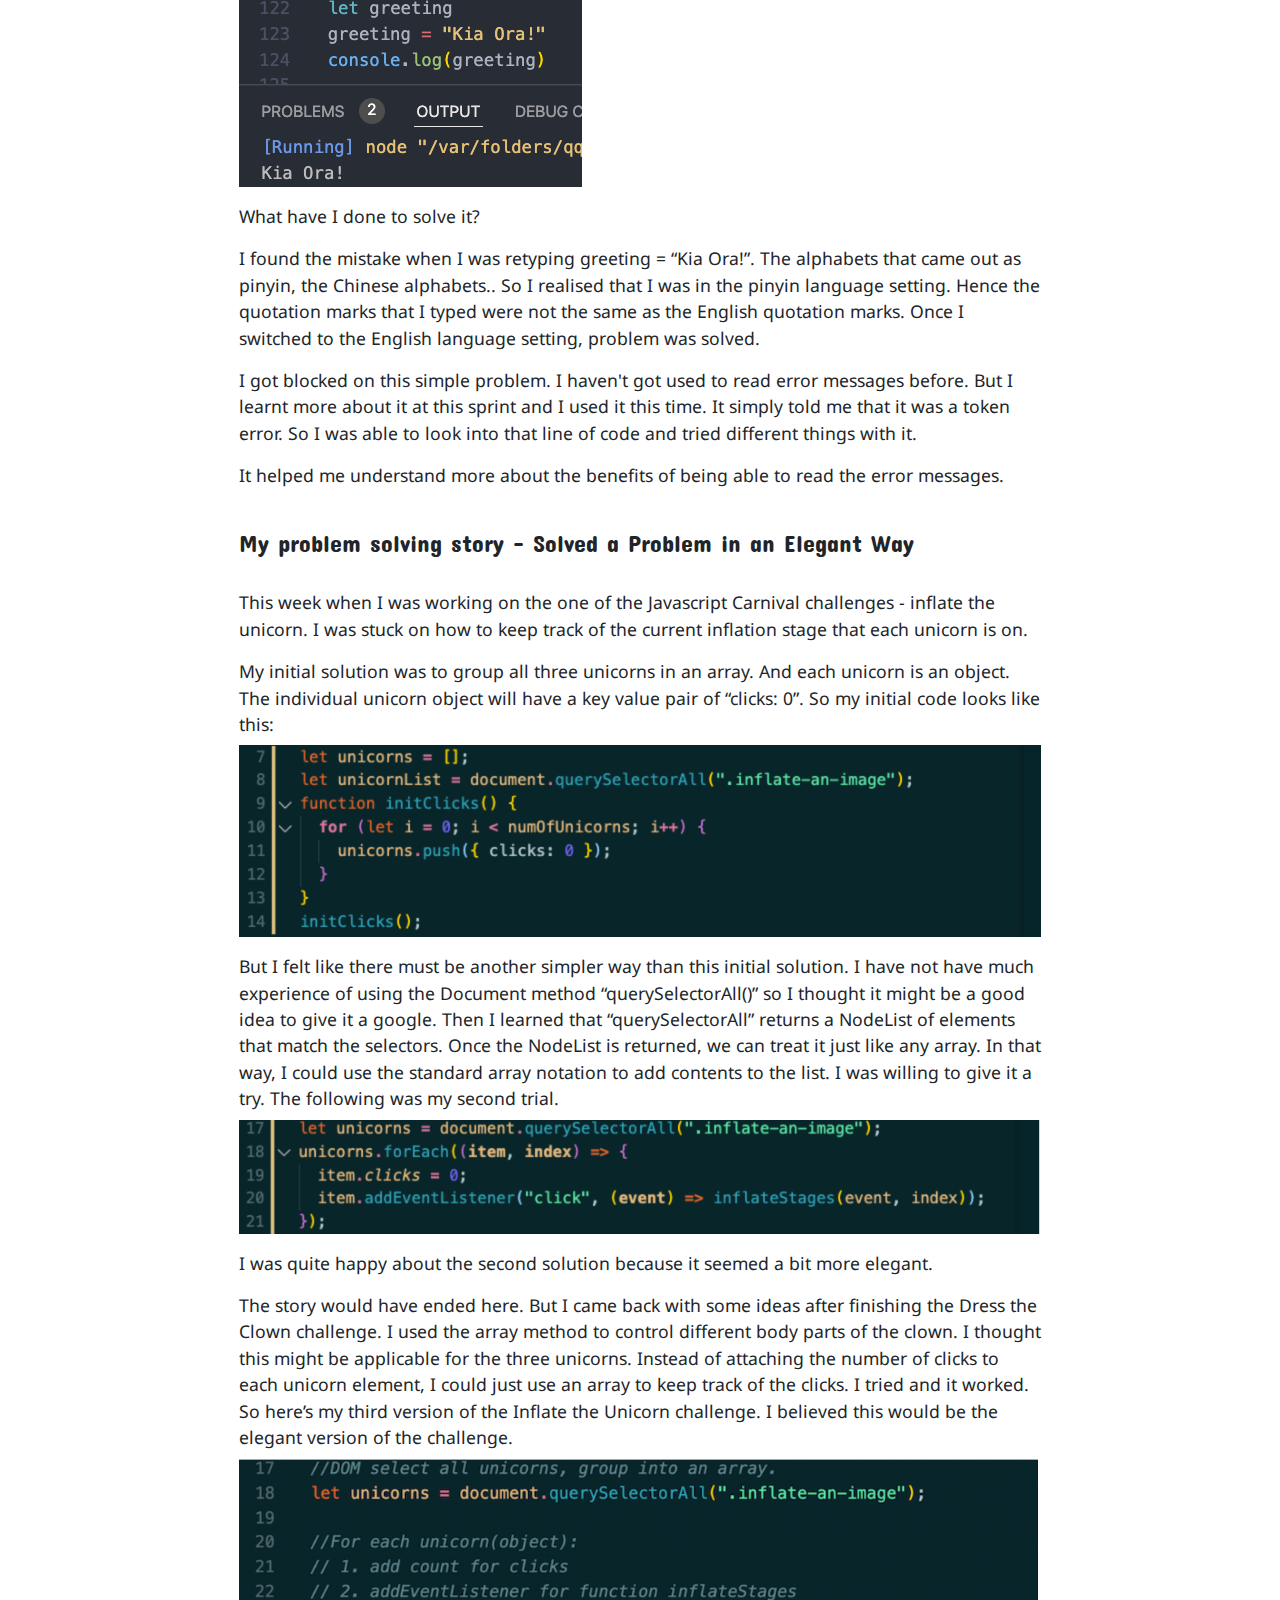
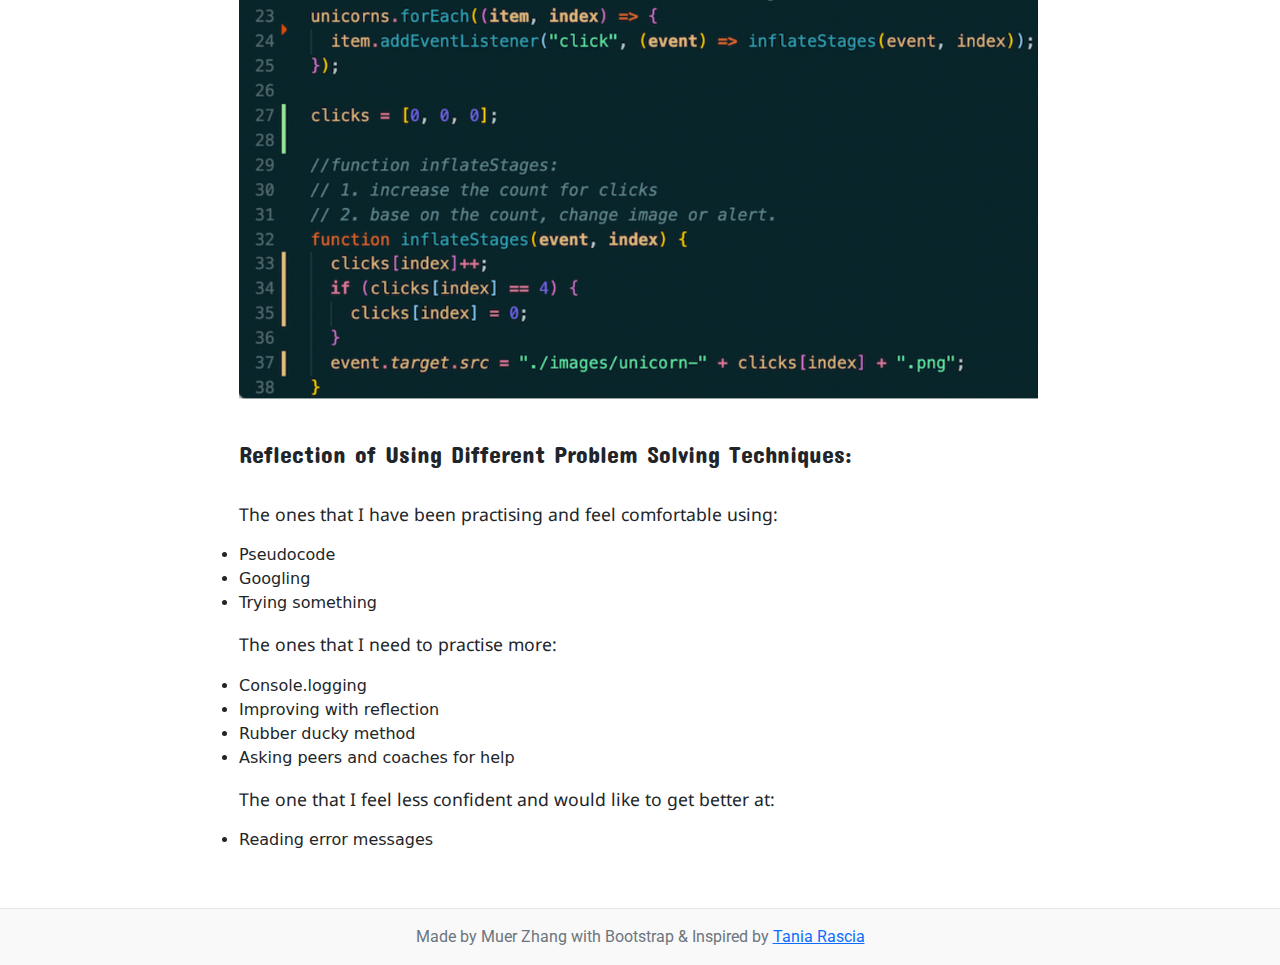
<file: blog/problem-solving.html>
<!DOCTYPE html>
<html lang="en">
  <head>
    <meta charset="UTF-8" />
    <meta http-equiv="X-UA-Compatible" content="IE=edge" />
    <meta name="viewport" content="width=device-width, initial-scale=1.0" />
    <title>Problem Solving</title>
    <link
      rel="apple-touch-icon"
      sizes="180x180"
      href="/image/favicon/apple-touch-icon.png"
    />
    <link
      rel="icon"
      type="image/png"
      sizes="32x32"
      href="/image/favicon/favicon-32x32.png"
    />
    <link
      rel="icon"
      type="image/png"
      sizes="16x16"
      href="/image/favicon/favicon-16x16.png"
    />
    <link rel="manifest" href="/image/favicon/site.webmanifest" />
    <link href="/styles/bootstrap.min.css" rel="stylesheet" type="text/css" />
    <link rel="preconnect" href="https://fonts.googleapis.com" />
    <link rel="preconnect" href="https://fonts.gstatic.com" crossorigin />
    <link
      href="https://fonts.googleapis.com/css2?family=Concert+One&family=Noto+Sans:ital,wght@0,400;0,700;1,400&family=Roboto:ital,wght@0,400;0,700;1,400&display=swap"
      rel="stylesheet"
    />
    <link href="/styles/custom.css" rel="stylesheet" type="text/css" />
    <script src="/js/bootstrap.bundle.min.js"></script>
  </head>
  <body class="d-flex flex-column min-vh-100">
    <!-- SVG -->
    <svg xmlns="http://www.w3.org/2000/svg" style="display: none">
      <!-- name icon -->
      <symbol id="name-code-icon" viewBox="0 0 16 16">
        <path
          d="M14 1a1 1 0 0 1 1 1v12a1 1 0 0 1-1 1H2a1 1 0 0 1-1-1V2a1 1 0 0 1 1-1h12zM2 0a2 2 0 0 0-2 2v12a2 2 0 0 0 2 2h12a2 2 0 0 0 2-2V2a2 2 0 0 0-2-2H2z"
        ></path>
        <path
          d="M6.854 4.646a.5.5 0 0 1 0 .708L4.207 8l2.647 2.646a.5.5 0 0 1-.708.708l-3-3a.5.5 0 0 1 0-.708l3-3a.5.5 0 0 1 .708 0zm2.292 0a.5.5 0 0 0 0 .708L11.793 8l-2.647 2.646a.5.5 0 0 0 .708.708l3-3a.5.5 0 0 0 0-.708l-3-3a.5.5 0 0 0-.708 0z"
        ></path>
      </symbol>
      <!-- home icon -->
      <symbol id="home-icon" viewBox="0 0 16 16">
        <path
          fill-rule="evenodd"
          d="M8.707 1.5a1 1 0 0 0-1.414 0L.646 8.146a.5.5 0 0 0 .708.707L2 8.207V13.5A1.5 1.5 0 0 0 3.5 15h9a1.5 1.5 0 0 0 1.5-1.5V8.207l.646.646a.5.5 0 0 0 .708-.707L13 5.793V2.5a.5.5 0 0 0-.5-.5h-1a.5.5 0 0 0-.5.5v1.293L8.707 1.5ZM13 7.207l-5-5-5 5V13.5a.5.5 0 0 0 .5.5h9a.5.5 0 0 0 .5-.5V7.207Zm-5-.225C9.664 5.309 13.825 8.236 8 12 2.175 8.236 6.336 5.309 8 6.982Z"
        />
      </symbol>
      <!-- blog icon -->
      <symbol id="blog-icon" viewBox="0 0 16 16">
        <path
          d="M15.502 1.94a.5.5 0 0 1 0 .706L14.459 3.69l-2-2L13.502.646a.5.5 0 0 1 .707 0l1.293 1.293zm-1.75 2.456-2-2L4.939 9.21a.5.5 0 0 0-.121.196l-.805 2.414a.25.25 0 0 0 .316.316l2.414-.805a.5.5 0 0 0 .196-.12l6.813-6.814z"
        ></path>
        <path
          fill-rule="evenodd"
          d="M1 13.5A1.5 1.5 0 0 0 2.5 15h11a1.5 1.5 0 0 0 1.5-1.5v-6a.5.5 0 0 0-1 0v6a.5.5 0 0 1-.5.5h-11a.5.5 0 0 1-.5-.5v-11a.5.5 0 0 1 .5-.5H9a.5.5 0 0 0 0-1H2.5A1.5 1.5 0 0 0 1 2.5v11z"
        ></path>
      </symbol>
      <!-- about icon -->
      <symbol id="about-icon" viewBox="0 0 16 16">
        <path
          d="M12 1a1 1 0 0 1 1 1v10.755S12 11 8 11s-5 1.755-5 1.755V2a1 1 0 0 1 1-1h8zM4 0a2 2 0 0 0-2 2v12a2 2 0 0 0 2 2h8a2 2 0 0 0 2-2V2a2 2 0 0 0-2-2H4z"
        />
        <path d="M8 10a3 3 0 1 0 0-6 3 3 0 0 0 0 6z" />
      </symbol>
      <!-- github icon -->
      <symbol id="github-icon" viewBox="0 0 16 16">
        <path
          d="M8 0C3.58 0 0 3.58 0 8c0 3.54 2.29 6.53 5.47 7.59.4.07.55-.17.55-.38 0-.19-.01-.82-.01-1.49-2.01.37-2.53-.49-2.69-.94-.09-.23-.48-.94-.82-1.13-.28-.15-.68-.52-.01-.53.63-.01 1.08.58 1.23.82.72 1.21 1.87.87 2.33.66.07-.52.28-.87.51-1.07-1.78-.2-3.64-.89-3.64-3.95 0-.87.31-1.59.82-2.15-.08-.2-.36-1.02.08-2.12 0 0 .67-.21 2.2.82.64-.18 1.32-.27 2-.27.68 0 1.36.09 2 .27 1.53-1.04 2.2-.82 2.2-.82.44 1.1.16 1.92.08 2.12.51.56.82 1.27.82 2.15 0 3.07-1.87 3.75-3.65 3.95.29.25.54.73.54 1.48 0 1.07-.01 1.93-.01 2.2 0 .21.15.46.55.38A8.012 8.012 0 0 0 16 8c0-4.42-3.58-8-8-8z"
        />
      </symbol>
      <!-- slack icon -->
      <symbol id="slack-icon" viewBox="0 0 16 16">
        <path
          d="M3.362 10.11c0 .926-.756 1.681-1.681 1.681S0 11.036 0 10.111C0 9.186.756 8.43 1.68 8.43h1.682v1.68zm.846 0c0-.924.756-1.68 1.681-1.68s1.681.756 1.681 1.68v4.21c0 .924-.756 1.68-1.68 1.68a1.685 1.685 0 0 1-1.682-1.68v-4.21zM5.89 3.362c-.926 0-1.682-.756-1.682-1.681S4.964 0 5.89 0s1.68.756 1.68 1.68v1.682H5.89zm0 .846c.924 0 1.68.756 1.68 1.681S6.814 7.57 5.89 7.57H1.68C.757 7.57 0 6.814 0 5.89c0-.926.756-1.682 1.68-1.682h4.21zm6.749 1.682c0-.926.755-1.682 1.68-1.682.925 0 1.681.756 1.681 1.681s-.756 1.681-1.68 1.681h-1.681V5.89zm-.848 0c0 .924-.755 1.68-1.68 1.68A1.685 1.685 0 0 1 8.43 5.89V1.68C8.43.757 9.186 0 10.11 0c.926 0 1.681.756 1.681 1.68v4.21zm-1.681 6.748c.926 0 1.682.756 1.682 1.681S11.036 16 10.11 16s-1.681-.756-1.681-1.68v-1.682h1.68zm0-.847c-.924 0-1.68-.755-1.68-1.68 0-.925.756-1.681 1.68-1.681h4.21c.924 0 1.68.756 1.68 1.68 0 .926-.756 1.681-1.68 1.681h-4.21z"
        />
      </symbol>
      <!-- email icon -->
      <symbol id="email-icon" viewBox="0 0 16 16">
        <path
          fill-rule="evenodd"
          d="M2 2a2 2 0 0 1 2-2h8a2 2 0 0 1 2 2v1.133l.941.502A2 2 0 0 1 16 5.4V14a2 2 0 0 1-2 2H2a2 2 0 0 1-2-2V5.4a2 2 0 0 1 1.059-1.765L2 3.133V2Zm0 2.267-.47.25A1 1 0 0 0 1 5.4v.817l1 .6v-2.55Zm1 3.15 3.75 2.25L8 8.917l1.25.75L13 7.417V2a1 1 0 0 0-1-1H4a1 1 0 0 0-1 1v5.417Zm11-.6 1-.6V5.4a1 1 0 0 0-.53-.882L14 4.267v2.55ZM8 2.982C9.664 1.309 13.825 4.236 8 8 2.175 4.236 6.336 1.31 8 2.982Zm7 4.401-4.778 2.867L15 13.117V7.383Zm-.035 6.88L8 10.082l-6.965 4.18A1 1 0 0 0 2 15h12a1 1 0 0 0 .965-.738ZM1 13.116l4.778-2.867L1 7.383v5.734Z"
        />
      </symbol>
    </svg>

    <!-- Header - Navigation Bar -->
    <header>
      <nav class="navbar navbar-expand-md navbar-light fixed-top py-1">
        <div class="container py-0">
          <a class="navbar-brand px-2" href="/">
            <svg class="bi bi-code-square" width="25" height="20">
              <use xlink:href="#name-code-icon"></use>
            </svg>
            Muer Zhang
          </a>
          <button
            class="navbar-toggler"
            type="button"
            data-bs-toggle="collapse"
            data-bs-target="#navbarCollapse"
            aria-controls="navbarCollapse"
            aria-expanded="false"
            aria-label="Toggle navigation"
          >
            <span class="navbar-toggler-icon"></span>
          </button>
          <div class="collapse navbar-collapse" id="navbarCollapse">
            <ul class="navbar-nav ms-auto">
              <li class="nav-item px-2">
                <a href="/" class="nav-link">
                  <svg class="bi bi-house-heart" width="25" height="20">
                    <use xlink:href="#home-icon"></use>
                  </svg>
                  Home
                </a>
              </li>
              <li class="nav-item px-2">
                <a
                  href="/blog/blog-page.html"
                  class="nav-link active"
                  aria-current="page"
                >
                  <svg class="bi bi-pencil-square" width="25" height="20">
                    <use xlink:href="#blog-icon"></use>
                  </svg>
                  Blog
                </a>
              </li>
              <li class="nav-item px-2">
                <a href="/blog/about.html" class="nav-link">
                  <svg class="bi bi-file-person" width="25" height="20">
                    <use xlink:href="#about-icon"></use>
                  </svg>
                  About
                </a>
              </li>
            </ul>
            <ul class="navbar-nav ms-auto">
              <li class="nav-item">
                <a
                  href="https://github.com/muer-zhang"
                  target="_blank"
                  class="nav-link"
                >
                  <svg class="bi bi-github" width="25" height="20">
                    <use xlink:href="#github-icon"></use>
                  </svg>
                </a>
              </li>
              <li class="nav-item">
                <a href="/" class="nav-link">
                  <svg class="bi bi-slack" width="25" height="20">
                    <use xlink:href="#slack-icon"></use>
                  </svg>
                </a>
              </li>
              <li class="nav-item">
                <a
                  href="mailto:muerzhangnz@gmail.com"
                  target="_blank"
                  class="nav-link"
                >
                  <svg
                    class="bi bi-envelope-paper-heart"
                    width="25"
                    height="20"
                  >
                    <use xlink:href="#email-icon"></use>
                  </svg>
                </a>
              </li>
            </ul>
          </div>
        </div>
      </nav>
    </header>

    <!-- Main content -->
    <main class="container">
      <header class="text-center my-5 px-3">
        <img
          class="img-thumbnail d-block mx-auto my-4"
          src="/image/blogs/problem-solving.jpg"
          alt="css"
          width="400"
          height="400"
          aria-hidden="true"
        />
        <p class="text-muted">
          Written by
          <a href="/index.html">Muer Zhang</a>
          on 24 February 2022
        </p>
        <h1 class="display-5 fw-bold">Problem Solving</h1>
        <div class="mt-3">
          <span class="badge bg-info">Google</span>
          <span class="badge bg-info">Debug</span>
          <span class="badge bg-info">Reflect</span>
        </div>
      </header>
      <article class="article-blog my-5 px-3">
        <!-- Input blog content here -->
        <h4>A couple of inspiring problem solving quotes to share with you:</h4>
        <p>
          “We can not solve our problems with the same level of thinking that
          created them.” -- Albert Einstein
        </p>
        <p>“A problem well stated is a problem half solved.” -- John Dewey</p>
        <br />

        <h4>My problem solving story - Got Blocked on a Simple Problem</h4>
        <br />
        <p>
          This week we have been learning and practising different problem
          solving techniques and processes. Here I will share with you a story
          of me getting blocked on a simple problem. Did I solve it at the end?
        </p>
        <p>
          Here it starts. I have typed something in the VS code. And it looked
          like this. What were those red curly underlines?<br />
          <img
            src="/image/blogs/problem-image1.png"
            class="img-fluid pt-2"
            alt="inline example"
          />
        </p>
        <p>
          I checked my codes a few time but I couldn't see any errors. So I ran
          the code and here was the error message from the output.<br />
          <img
            src="/image/blogs/problem-image2.png"
            class="img-fluid pt-2"
            alt="inline example"
          />
        </p>
        <p>
          So token was the problem. Token is either reserved words or operators.
          I usually used double quotations marks when coding. How about if I
          switched them to the single quotation marks? Although I still didn't
          believe that the double quotation marks were the problem.<br />
          <img
            src="/image/blogs/problem-image3.png"
            class="img-fluid pt-2"
            alt="inline example"
          />
        </p>
        <p>
          It did not solve the problem. Well, I had tried something alternative
          but failed. What else could I do? How about retyping? It was worth a
          try. Oh, this time was different!<br />
          <img
            src="/image/blogs/problem-image4.png"
            class="img-fluid pt-2"
            alt="inline example"
          />
        </p>
        <p>
          And guess what? I've finally got my “Kia Ora!”.<br />
          <img
            src="/image/blogs/problem-image5.png"
            class="img-fluid pt-2"
            alt="inline example"
          />
        </p>
        <p>What have I done to solve it?</p>
        <p>
          I found the mistake when I was retyping greeting = “Kia Ora!”. The
          alphabets that came out as pinyin, the Chinese alphabets.. So I
          realised that I was in the pinyin language setting. Hence the
          quotation marks that I typed were not the same as the English
          quotation marks. Once I switched to the English language setting,
          problem was solved.
        </p>
        <p>
          I got blocked on this simple problem. I haven't got used to read error
          messages before. But I learnt more about it at this sprint and I used
          it this time. It simply told me that it was a token error. So I was
          able to look into that line of code and tried different things with
          it.
        </p>
        <p>
          It helped me understand more about the benefits of being able to read
          the error messages.
        </p>
        <br />
        <h4>My problem solving story - Solved a Problem in an Elegant Way</h4>
        <br />
        <p>
          This week when I was working on the one of the Javascript Carnival
          challenges - inflate the unicorn. I was stuck on how to keep track of
          the current inflation stage that each unicorn is on.
        </p>
        <p>
          My initial solution was to group all three unicorns in an array. And
          each unicorn is an object. The individual unicorn object will have a
          key value pair of “clicks: 0”. So my initial code looks like this:<br />
          <img
            src="/image/blogs/problem-image6.png"
            class="img-fluid pt-2"
            alt="inline example"
          />
        </p>
        <p>
          But I felt like there must be another simpler way than this initial
          solution. I have not have much experience of using the Document method
          “querySelectorAll()” so I thought it might be a good idea to give it a
          google. Then I learned that “querySelectorAll” returns a NodeList of
          elements that match the selectors. Once the NodeList is returned, we
          can treat it just like any array. In that way, I could use the
          standard array notation to add contents to the list. I was willing to
          give it a try. The following was my second trial.<br />
          <img
            src="/image/blogs/problem-image7.png"
            class="img-fluid pt-2"
            alt="inline example"
          />
        </p>
        <p>
          I was quite happy about the second solution because it seemed a bit
          more elegant.
        </p>
        <p>
          The story would have ended here. But I came back with some ideas after
          finishing the Dress the Clown challenge. I used the array method to
          control different body parts of the clown. I thought this might be
          applicable for the three unicorns. Instead of attaching the number of
          clicks to each unicorn element, I could just use an array to keep
          track of the clicks. I tried and it worked. So here’s my third version
          of the Inflate the Unicorn challenge. I believed this would be the
          elegant version of the challenge.<br />
          <img
            src="/image/blogs/problem-image8.png"
            class="img-fluid pt-2"
            alt="inline example"
          />
        </p>
        <br />
        <h4>Reflection of Using Different Problem Solving Techniques:</h4>
        <br />
        <p>
          The ones that I have been practising and feel comfortable using:
          <li>Pseudocode</li>
          <li>Googling</li>
          <li>Trying something</li>
        </p>
        <p>
          The ones that I need to practise more:
          <li>Console.logging</li>
          <li>Improving with reflection</li>
          <li>Rubber ducky method</li>
          <li>Asking peers and coaches for help</li>
        </p>
        <p>
          The one that I feel less confident and would like to get better at:
          <li>Reading error messages</li>
        </p>
      </article>
    </main>

    <!-- Footer -->
    <footer class="mt-auto">
      <div class="container py-0">
        <div class="d-flex flex-wrap align-items-center justify-content-center">
          <span class="text-muted">
            Made by Muer Zhang with Bootstrap & Inspired by
            <a href="https://www.taniarascia.com/" target="_blank">
              Tania Rascia
            </a>
          </span>
        </div>
      </div>
    </footer>
  </body>
</html>
</file>
<file: styles/custom.css>
/* 
 * GLOBAL 
 */
/* 
 * 1. GLOBAL - Reset Bootstrap style 
 */
body {
  padding-top: 50px;
}

.container {
  max-width: 850px;
  padding: 0.5rem;
}

.bd-placeholder-img {
  font-size: 1.125rem;
  text-anchor: middle;
  -webkit-user-select: none;
  -moz-user-select: none;
  user-select: none;
}

@media (min-width: 768px) {
  .bd-placeholder-img-lg {
    font-size: 3.5rem;
  }
}

/* 
 * 2. GLOBAL - custom font for headings
 */
h1,
h2,
h3,
h4,
h5 {
  font-family: "Concert One", sans-serif;
}

p {
  font-family: "Noto Sans", sans-serif;
  font-size: 1.1rem;
}

/* 
 * 3. GLOBAL - custom links
 */
main a {
  border-top: 2px solid transparent;
  border-bottom: 2px solid var(--bs-info);
  font-weight: 600;
  text-decoration: none;
}
main a:hover {
  background: var(--bs-info);
  border-top: 2px solid var(--bs-info);
  border-bottom: 2px solid var(--bs-info);
  border-radius: 9px;
  color: var(--bs-white);
}

/* 
 * 4. HEADER - navigation bar 
 */
.navbar {
  background-color: #f9f9f9;
  border-bottom: 0.05rem solid #e5e5e5;
  font-family: "Roboto", sans-serif;
  width: 100%;
}

.navbar .navbar-brand {
  font-weight: 600;
}

.navbar .navbar-nav .nav-link.active,
.navbar .navbar-nav .show > .nav-link {
  color: var(--bs-cyan);
}

.navbar .navbar-nav .nav-link {
  font-size: 1.15rem;
  font-weight: 400;
}

.navbar .navbar-brand,
.navbar .navbar-nav .nav-link {
  border-radius: 9px;
}

.navbar .navbar-brand:hover,
.navbar .navbar-nav .nav-link:hover {
  color: var(--bs-cyan);
  background-color: #ddd;
}

/* svg style */
.bi {
  vertical-align: -0.125em;
  fill: currentColor;
}

/* 
 * 5. MAIN - content
 */
main article header .row,
main .main-header {
  margin-right: auto;
  margin-left: auto;
}

main .main-header a {
  font-size: 1rem;
  font-weight: 500;
}

main article .photo-img {
  border-radius: 50% 20% / 10% 40%;
  padding: 0.25rem;
  border: 0.3px solid #dee2e6;
  max-width: 100%;
}

main article header .lead {
  font-family: "Roboto", sans-serif;
  font-weight: 400;
  font-size: 1.5rem;
}

main .article-blog .vscode {
  background-color: var(--bs-dark);
  color: var(--bs-warning);
}

main .post a {
  border: 1px solid transparent;
  border-radius: 9px;
  padding: 0.4rem 0;
  font-weight: 400;
}

main .post a:hover {
  color: var(--bs-cyan);
  padding: 0.4rem;
  background-color: rgba(0, 0, 0, 0.03);
}

main .post p {
  font-size: 1.1rem;
  color: var(--bs-body-color);
  margin-bottom: 0;
}

main .post .text-muted {
  font-weight: var(--bs-body-font-weight);
}

/*
 * 6. FOOTER
 */
footer {
  padding: 1rem 0;
  font-family: "Roboto", sans-serif;
  text-align: center;
  background-color: #f9f9f9;
  border-top: 0.05rem solid #e5e5e5;
}

footer p:last-child {
  margin-bottom: 0;
}

/* BLOG POSTS Page
-------------------------------------------------- */

/* Carousel base class */
.carousel {
  margin-bottom: 2rem;
}

.carousel-inner {
  border-radius: 9px;
}

/* Since positioning the image, we need to help out the caption */
.carousel-caption {
  bottom: 3rem;
  z-index: 10;
}

/* Declare heights because of positioning of img element */
.carousel-item {
  height: 32rem;
}
.carousel-item > img {
  position: absolute;
  top: 0;
  left: 0;
  min-width: 100%;
  height: 32rem;
}

/* Blog post cards */
.card-post {
  box-shadow: 0 1rem 3rem rgba(0, 0, 0, 0.2);
  border-radius: 9px;
}
.card-post:hover {
  box-shadow: 0 1rem 3rem rgba(0, 0, 0, 0.4);
  border-radius: 9px;
}

.card-post a {
  font-weight: 400;
}

.card-link {
  font-family: "Noto Sans", sans-serif;
}
</file>
